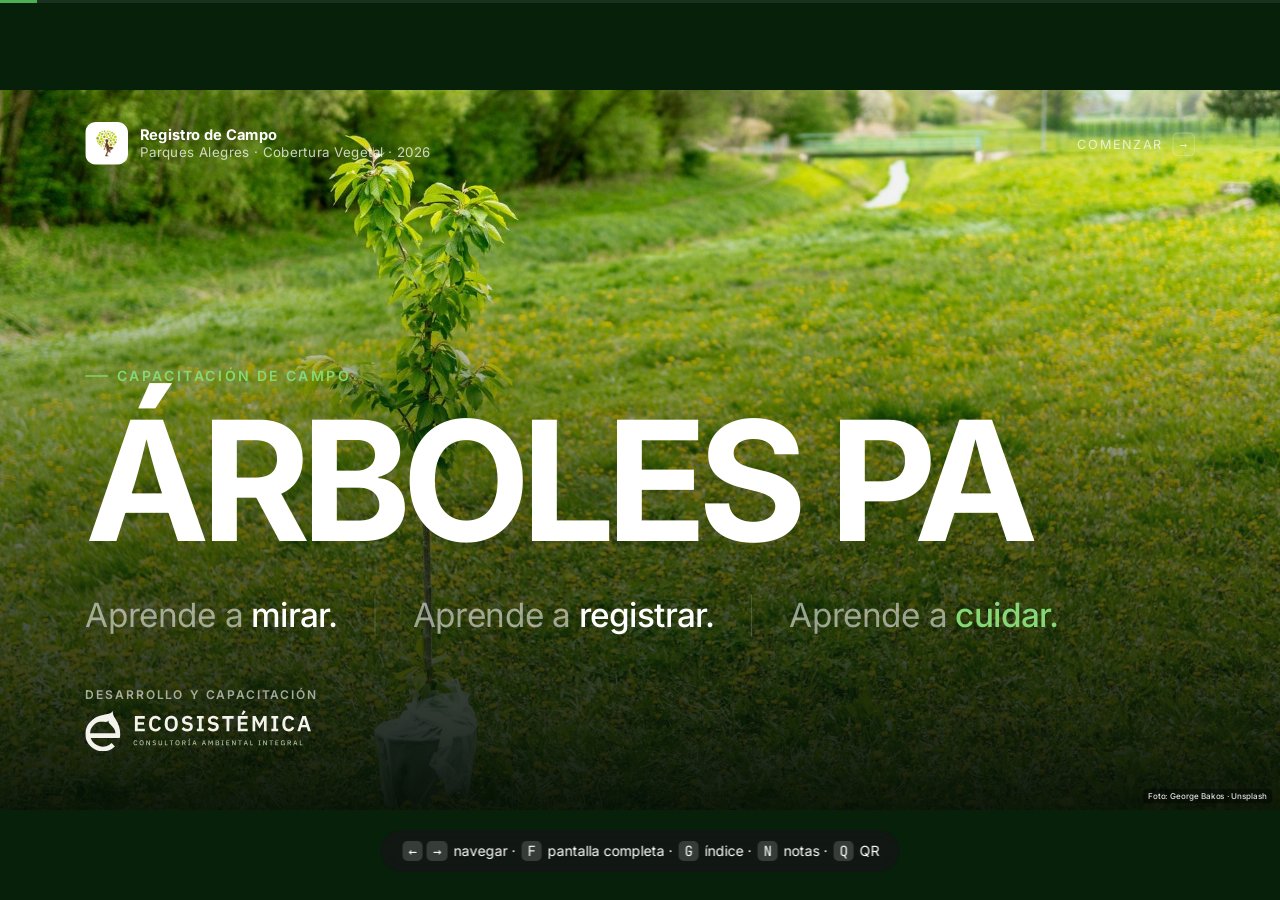
<file: capacitacion/index.html>
<!DOCTYPE html>
<html lang="es">
<head>
<meta charset="UTF-8">
<meta name="viewport" content="width=device-width, initial-scale=1, viewport-fit=cover">
<meta name="theme-color" content="#0A0D0B">
<meta name="description" content="Capacitación de campo · Árboles PA · Registro de Campo · Parques Alegres · Cobertura Vegetal 2026">
<title>Árboles PA · Capacitación de campo</title>
<link rel="icon" type="image/png" href="assets/icons/favicon-32.png">
<!-- Tipografías incluidas en assets/fonts (funciona sin internet) -->
<link rel="stylesheet" href="styles.css">
</head>
<body>

<div class="progress" aria-hidden="true"><i id="progressFill"></i></div>

<main id="viewport" aria-live="polite">
<div id="stage">

<!-- =================================================================
     01 — PORTADA · SENTIR
     ================================================================= -->
<section class="slide s01 theme-forest on-photo" data-title="Portada" data-chapter="Sentir">
  <div class="photo kb shade-bottom pos-br" data-photo="FOTO_01_PORTADA" data-art="hero" data-desc="Árbol joven recién plantado en un parque urbano de Culiacán · luz cálida · horizontal"></div>
  <div class="brand" data-a="fade">
    <img src="assets/icons/app-icon-192.png" alt="Ícono de la app Árboles PA">
    <div><b>Registro de Campo</b>Parques Alegres · Cobertura Vegetal · 2026</div>
  </div>
  <div class="byline" data-a="fade" style="--i:7"><span>Desarrollo y capacitación</span><img src="assets/brand/ecosistemica-horizontal-negativo.svg" alt="Ecosistémica · Consultoría Ambiental Integral"></div>
  <div class="start-hint" data-a="fade" style="--i:6">Comenzar <kbd>→</kbd></div>
  <div class="slide__inner">
    <p class="eyebrow" data-a style="--i:1">Capacitación de campo</p>
    <h1 class="display" data-a style="--i:2">ÁRBOLES PA</h1>
    <div class="triad">
      <p data-a style="--i:4"><span>Aprende a </span>mirar.</p>
      <p data-a style="--i:5"><span>Aprende a </span>registrar.</p>
      <p data-a style="--i:6" class="accent"><span>Aprende a </span>cuidar.</p>
    </div>
  </div>
  <aside class="notes">
    <p><b>Abre con calma.</b> No menciones todavía la app.</p>
    <p>“Hoy vamos a aprender a mirar un árbol de una manera diferente.”</p>
    <p>Objetivo de la sesión: que cada persona pueda registrar un árbol completo, de principio a fin, sin ayuda.</p>
  </aside>
</section>

<!-- =================================================================
     02 — ANTES DE ABRIR LA APP · SENTIR
     ================================================================= -->
<section class="slide s02 theme-light" data-title="Antes de abrir la app" data-chapter="Sentir">
  <div class="split">
    <div class="text">
      <p class="eyebrow" data-a>Antes de abrir la app</p>
      <h2 class="h1" data-a style="--i:1">Miremos un árbol.</h2>
      <p class="display serif" data-a style="--i:3">¿Qué observas?</p>
      <button class="observe" data-a style="--i:5" data-observe type="button" aria-label="Iniciar pausa de observación de 30 segundos">
        <span class="observe__ring"><svg viewBox="0 0 64 64"><circle class="bg" cx="32" cy="32" r="28"/><circle class="fg" cx="32" cy="32" r="28"/></svg><span data-observe-val>30</span></span>
        <span data-observe-lab>Observa en silencio · 30 s</span>
      </button>
    </div>
    <div class="media">
      <div class="photo photo--light kb" data-photo="FOTO_02_ARBOL_PARQUE" data-art="park" data-desc="Un árbol real de parque urbano, completo, a la altura de los ojos · vertical u horizontal"></div>
    </div>
  </div>
  <aside class="notes">
    <p>Pide al grupo que <b>mire sin hablar</b> durante 30 segundos (usa el botón del temporizador).</p>
    <p>Después pregunta: “¿Qué observas?”. Anota 4–5 respuestas en voz alta: tamaño, hojas, tronco, suelo, si tiene riego…</p>
    <p>Todavía no se abre la app.</p>
  </aside>
</section>

<!-- =================================================================
     03 — TODOS VEMOS · OBSERVAR
     ================================================================= -->
<section class="slide s03 theme-light" data-title="Todos vemos" data-chapter="Observar">
  <div class="slide__inner">
    <h2 class="display" data-a>Todos vemos.</h2>
    <p class="h2" data-a style="--i:2"><em>Pero no todos</em> registramos <span class="accent">lo mismo.</span></p>
    <div class="tiles">
      <div class="tile" data-a style="--i:4">
        <div class="frame"><div class="photo photo--light kb" data-photo="FOTO_03_DETALLE_HOJAS" data-art="leaves" data-desc="Detalle de hojas del árbol"></div></div>
        <p>Uno ve <span>las hojas.</span></p>
      </div>
      <div class="tile" data-a style="--i:5">
        <div class="frame"><div class="photo photo--light kb" data-photo="FOTO_03_DETALLE_TRONCO" data-art="trunk" data-desc="Detalle del tronco / altura del pecho"></div></div>
        <p>Otro ve <span>el tronco.</span></p>
      </div>
      <div class="tile" data-a style="--i:6">
        <div class="frame"><div class="photo photo--light kb" data-photo="FOTO_03_DETALLE_CAJETE" data-art="basin" data-desc="Detalle del cajete con riego"></div></div>
        <p>Otro ve <span>el suelo.</span></p>
      </div>
    </div>
  </div>
  <aside class="notes">
    <p>Retoma las respuestas de la slide anterior: cada persona se fijó en algo distinto.</p>
    <p>Idea clave: <b>ver no es lo mismo que registrar</b>. El registro convierte la observación en información que se puede localizar, revisar y comparar.</p>
  </aside>
</section>

<!-- =================================================================
     04 — MISIÓN DE HOY · OBSERVAR
     ================================================================= -->
<section class="slide s04 theme-dark" data-title="Misión de hoy" data-chapter="Observar">
  <div class="ghosts" aria-hidden="true">
    <img src="assets/screenshots/ui_btn_listo.png" alt="" style="width:620px;right:-80px;top:170px;transform:rotate(-6deg)">
    <img src="assets/screenshots/ui_savebar_inicial.png" alt="" style="width:760px;right:120px;bottom:60px;transform:rotate(4deg)">
    <img src="assets/screenshots/ui_registros_toolbar.png" alt="" style="width:520px;left:-120px;bottom:-60px;transform:rotate(-3deg)">
  </div>
  <div class="slide__inner">
    <p class="no-btn" data-a>Hoy no vamos a aprender <span class="strike">botones.</span></p>
    <h2 class="display" data-a style="--i:3">Vamos a aprender a <span class="accent">registrar correctamente</span> un árbol.</h2>
  </div>
  <aside class="notes">
    <p>Deja claro el enfoque: <b>no es un recorrido por la app</b>, es aprender una habilidad de campo.</p>
    <p>“No vamos a aprender dónde está cada botón. Vamos a aprender a registrar correctamente un árbol.”</p>
  </aside>
</section>

<!-- =================================================================
     05 — TELÉFONO COMO HERRAMIENTA · DESCUBRIR
     ================================================================= -->
<section class="slide s05 theme-mist" data-title="Teléfono como herramienta" data-chapter="Descubrir">
  <div class="slide__inner">
    <div class="phone bob" data-a="float" style="--rot:-3deg">
      <div class="phone__screen"><img src="assets/screenshots/app_01_inicio_gps.png" alt="Pantalla real de Árboles PA: Registrar"></div>
    </div>
    <div>
      <h2 class="h1" data-a style="--i:1">Tu teléfono ahora es una <span class="accent">herramienta de campo.</span></h2>
      <div class="toolgrid" aria-label="Ubicación · Parque · Especie · ID · Medición · Protocolo · Fotografía · Evidencia">
        <div data-a style="--i:3"><span>01</span>Ubicación</div>
        <div data-a style="--i:3.4"><span>02</span>Parque</div>
        <div data-a style="--i:3.8"><span>03</span>Especie</div>
        <div data-a style="--i:4.2"><span>04</span>ID</div>
        <div data-a style="--i:4.6"><span>05</span>Medición</div>
        <div data-a style="--i:5"><span>06</span>Protocolo</div>
        <div data-a style="--i:5.4"><span>07</span>Fotografía</div>
        <div data-a style="--i:5.8"><span>08</span>Evidencia</div>
      </div>
      <div class="qr-card" data-a style="--i:6.6">
        <div class="qr-card__code"><img src="assets/qr/qr-arboles-pa.svg" alt="Código QR para abrir Árboles PA: ecosistemicaconsultoria.github.io/arboles-pa"></div>
        <div class="qr-card__body">
          <p class="qr-card__title">Abre la app en tu teléfono</p>
          <ol class="qr-steps">
            <li><b>1</b><span>Escanea el código y espera a que abra.</span></li>
            <li><b>2</b><span>Agrégala a la pantalla de inicio:</span></li>
          </ol>
          <div class="os">
            <div><b>iPhone · Safari</b><span>Compartir <em>⬆️</em> → <b>Agregar a pantalla de inicio</b> → Agregar</span></div>
            <div><b>Android · Chrome</b><span>Menú <em>⋮</em> → <b>Agregar a pantalla principal</b> (o Instalar aplicación) → Instalar</span></div>
          </div>
          <p class="qr-warn">No guardes árboles hasta la Misión de campo.</p>
        </div>
      </div>
    </div>
  </div>
  <aside class="notes">
    <p>Presenta <b>Árboles PA · Registro de Campo</b> (pantalla real). Tiene tres pestañas: <b>Registrar</b>, <b>Registros</b> y <b>Monitoreo</b>. Hoy trabajamos con las dos primeras.</p>
    <p>Muestra el botón <b>Aa</b> (arriba a la derecha): agranda la letra en tres niveles.</p>
    <p>Cada elemento de la lista es una sección de la pantalla de registro. La última, <b>Evidencia</b>, es el resultado de todas las anteriores.</p>
    <p><b>QR:</b> da 2 minutos para escanear y otros 2 para agregarla a la pantalla de inicio. Al abrirla con internet queda guardada y después funciona sin señal en el parque. Luego, teléfonos abajo hasta que la presentación lo pida.</p>
    <p><b>iPhone:</b> tiene que abrirse en <b>Safari</b> (en Chrome no aparece la opción). Botón <b>Compartir</b> (el cuadrito con la flecha, abajo al centro) → deslizar → <b>Agregar a pantalla de inicio</b> → <b>Agregar</b>.</p>
    <p><b>Android:</b> en <b>Chrome</b>, menú <b>⋮</b> (arriba a la derecha) → <b>Agregar a pantalla principal</b> o <b>Instalar aplicación</b> → <b>Instalar</b>. En algunos teléfonos aparece solo un aviso abajo: «Agregar Árboles PA a la pantalla principal».</p>
    <p>El ícono queda como el de cualquier app: se abre sin buscar la liga y a pantalla completa.</p>
    <p><b>No guardar árboles antes de la Misión:</b> todo lo que se guarda queda en el teléfono y sale en el CSV. En interiores el GPS tampoco estabiliza bien.</p>
    <p>La tecla <b>Q</b> muestra el QR en grande en cualquier slide. Antes de la sesión, confirma que la versión publicada es la más reciente (campo Mes).</p>
  </aside>
</section>

<!-- =================================================================
     NUEVA — TAMAÑO DE LETRA · DESCUBRIR
     ================================================================= -->
<section class="slide s05b theme-light" data-title="Letra a tu medida" data-chapter="Descubrir">
  <div class="slide__inner">
    <div>
      <h2 class="h1" data-a style="--i:1">Letra a <span class="accent">tu medida.</span></h2>
      <p class="lead" data-a style="--i:2">Toca <b>Aa</b>, arriba a la derecha, para agrandar el texto.</p>
      <figure class="fs-btn" data-a style="--i:3"><img src="assets/screenshots/ui_btn_fs0.png" alt="Botón real Aa de la app"></figure>
      <div class="fs-levels">
        <div data-a style="--i:4"><i><b class="on"></b><b></b><b></b></i><span>Normal</span></div>
        <div data-a style="--i:4.4"><i><b class="on"></b><b class="on"></b><b></b></i><span>Grande</span></div>
        <div data-a style="--i:4.8"><i><b class="on"></b><b class="on"></b><b class="on"></b></i><span>Extra grande</span></div>
      </div>
      <p class="small" data-a style="--i:5">Cada toque cambia de nivel. La app recuerda tu elección en ese teléfono.</p>
    </div>
    <div class="phones">
      <figure data-a="float" style="--i:2"><div class="phone"><div class="phone__screen"><img src="assets/screenshots/app_fs0.png" alt="Pantalla real con letra Normal"></div></div><figcaption>Normal<small>1 punto</small></figcaption></figure>
      <figure data-a="float" style="--i:3"><div class="phone"><div class="phone__screen"><img src="assets/screenshots/app_fs1.png" alt="Pantalla real con letra Grande"></div></div><figcaption>Grande<small>2 puntos</small></figcaption></figure>
      <figure data-a="float" style="--i:4"><div class="phone"><div class="phone__screen"><img src="assets/screenshots/app_fs2.png" alt="Pantalla real con letra Extra grande"></div></div><figcaption>Extra grande<small>3 puntos</small></figcaption></figure>
    </div>
  </div>
  <aside class="notes">
    <p>El botón <b>Aa</b> tiene tres niveles (Normal, Grande, Extra grande). Los puntos del botón indican el nivel activo.</p>
    <p>Recomiéndalo a quien use lentes o trabaje bajo sol directo. En “Extra grande” los campos se acomodan en una sola columna.</p>
    <p>La elección se guarda en ese teléfono.</p>
  </aside>
</section>

<!-- =================================================================
     06 — EL FLUJO · DESCUBRIR
     ================================================================= -->
<section class="slide s06 theme-light" data-title="El flujo" data-chapter="Descubrir">
  <div class="slide__inner">
    <h2 class="display" data-a>Un árbol.<br><span>Seis pasos.</span></h2>
    <div class="flow">
      <div class="flow__track"></div>
      <div class="flow__step" data-a style="--i:3">
        <svg viewBox="0 0 48 48"><path d="M24 44s14-13.2 14-24a14 14 0 1 0-28 0c0 10.8 14 24 14 24z"/><circle cx="24" cy="20" r="5"/></svg>
        <div class="flow__num">01</div><div class="flow__label">Ubicar</div>
      </div>
      <div class="flow__step" data-a style="--i:4">
        <svg viewBox="0 0 48 48"><path d="M10 38C10 20 22 8 40 8c0 18-12 30-30 30z"/><path d="M10 38 28 20"/></svg>
        <div class="flow__num">02</div><div class="flow__label">Identificar</div>
      </div>
      <div class="flow__step" data-a style="--i:5">
        <svg viewBox="0 0 48 48"><rect x="4" y="16" width="40" height="16" rx="3"/><path d="M12 16v6M20 16v8M28 16v6M36 16v8"/></svg>
        <div class="flow__num">03</div><div class="flow__label">Medir</div>
      </div>
      <div class="flow__step" data-a style="--i:6">
        <svg viewBox="0 0 48 48"><circle cx="24" cy="24" r="18"/><path d="m16 24 6 6 11-12"/></svg>
        <div class="flow__num">04</div><div class="flow__label">Verificar</div>
      </div>
      <div class="flow__step" data-a style="--i:7">
        <svg viewBox="0 0 48 48"><path d="M6 16h8l4-6h12l4 6h8v24H6z"/><circle cx="24" cy="27" r="7"/></svg>
        <div class="flow__num">05</div><div class="flow__label">Evidenciar</div>
      </div>
      <div class="flow__step" data-a style="--i:8">
        <svg viewBox="0 0 48 48"><path d="M8 8h26l6 6v26H8z"/><path d="M16 8v10h14V8M16 40V28h16v12"/></svg>
        <div class="flow__num">06</div><div class="flow__label">Guardar</div>
      </div>
    </div>
  </div>
  <aside class="notes">
    <p>Este es el mapa de toda la capacitación. En las siguientes slides verás este riel arriba a la derecha indicando en qué paso estamos.</p>
    <p><b>01 Ubicar · 02 Identificar · 03 Medir · 04 Verificar · 05 Evidenciar · 06 Guardar</b></p>
  </aside>
</section>

<!-- =================================================================
     07 — GPS · USAR · Paso 01
     ================================================================= -->
<section class="slide s07 theme-forest" data-title="GPS" data-chapter="Usar" data-step="1">
  <div class="slide__inner">
    <div>
      <p class="eyebrow" data-a>Georreferenciación</p>
      <h2 class="h1" data-a style="--i:1">Primero: <span class="accent">saber dónde estás.</span></h2>
      <ol class="legend">
        <li data-a style="--i:3"><i>1</i>Calidad de señal</li>
        <li data-a style="--i:4"><i>2</i>Precisión efectiva</li>
        <li data-a style="--i:5"><i>3</i>Latitud</li>
        <li data-a style="--i:6"><i>4</i>Longitud</li>
        <li data-a style="--i:7"><i>5</i>Lecturas</li>
      </ol>
    </div>
    <div class="zoomwrap" data-a="right" style="--i:2">
      <figure class="zoom">
        <span class="real-badge">App real</span>
        <img src="assets/screenshots/ui_gps_acumulando.png" alt="Tarjeta real de Georreferenciación de Árboles PA acumulando lecturas">
        <span class="pin" style="left:34.5%;top:20.6%;--i:0">1</span>
        <span class="pin" style="left:60%;top:21%;--i:1">2</span>
        <span class="pin" style="left:44%;top:39%;--i:2">3</span>
        <span class="pin" style="left:91%;top:39%;--i:3">4</span>
        <span class="pin" style="left:39.6%;top:57%;--i:4">5</span>
      </figure>
    </div>
  </div>
  <aside class="notes">
    <p>Explica cada dato de la tarjeta <b>Georreferenciación</b>:</p>
    <ul>
      <li><b>Calidad de señal</b> (%): qué tan buena es la señal en este momento.</li>
      <li><b>Precisión efectiva</b> (± m): el margen de error del punto promedio. La app pide ≤ 1 m para bloquear.</li>
      <li><b>Latitud / Longitud</b>: la posición del árbol.</li>
      <li><b>Lecturas</b> (x/25): cuántas mediciones lleva acumuladas.</li>
    </ul>
    <p>Pide salir a cielo abierto y quedarse quieto junto al árbol.</p>
  </aside>
</section>

<!-- =================================================================
     08 — ESTABILIZAR · USAR · Paso 01
     ================================================================= -->
<section class="slide s08 theme-light" data-title="Estabilizar" data-chapter="Usar" data-step="1">
  <div class="slide__inner">
    <div>
      <h2 class="h1" data-a>El GPS necesita <span class="accent">un momento.</span></h2>
      <div class="states">
        <div class="state" data-a style="--i:2">
          <figure class="zoom zoom--flat"><img src="assets/screenshots/ui_chip_estabilizando.png" alt="Indicador real: Estabilizando"></figure>
          <div class="state__word">Estabilizando</div>
        </div>
        <div class="state" data-a style="--i:3">
          <figure class="zoom zoom--flat"><img src="assets/screenshots/ui_btn_esperando.png" alt="Botón real: Esperando señal…"></figure>
          <div class="state__word">Esperando señal<span class="dots">…</span></div>
        </div>
      </div>
      <div class="readings" data-a style="--i:4" aria-hidden="true">
        <div class="readings__bar" data-readings></div>
        <div class="readings__lab"><span>Lecturas 0/25</span><span>quédate quieto junto al árbol</span><span>25/25</span></div>
      </div>
    </div>
    <div class="phone gps-sim" data-gps-sim data-a="float" style="--i:1;--rot:2deg">
      <div class="phone__screen">
        <img class="is-on" src="assets/screenshots/app_01_inicio_gps.png" alt="Pantalla real al abrir: Iniciando GPS">
        <img src="assets/screenshots/app_02_gps_acumulando.png" alt="Pantalla real: GPS acumulando lecturas">
        <img src="assets/screenshots/app_03_gps_listo.png" alt="Pantalla real: precisión efectiva lista para bloquear">
      </div>
      <div class="gps-sim__lab" data-gps-lab>Iniciando GPS…</div>
    </div>
  </div>
  <aside class="notes">
    <p>Al abrir la app verás <b>“Iniciando GPS…”</b>, el indicador <b>“Estabilizando”</b> y el botón gris <b>“Esperando señal…”</b>.</p>
    <p>Es normal. La app necesita acumular lecturas (mínimo 10) y que el punto deje de moverse.</p>
    <p><b>Objetivo:</b> nunca guardar con una ubicación inestable.</p>
    <p>El teléfono de la derecha repite en bucle lo que pasa en campo: <b>Iniciando GPS → acumulando lecturas → precisión lista</b>. Son capturas reales de la app.</p>
  </aside>
</section>

<!-- =================================================================
     09 — PRIMER GESTO · USAR · Paso 01
     ================================================================= -->
<section class="slide s09 theme-dark" data-title="Primer gesto" data-chapter="Usar" data-step="1">
  <div class="slide__inner">
    <div>
      <p class="eyebrow" data-a>Primer gesto</p>
      <h2 class="display" data-a style="--i:1">Bloquea<br>el GPS.</h2>
      <p class="lead" data-a style="--i:2">Antes de registrar, <span class="accent">verifica la ubicación.</span></p>
      <div class="tapdemo" data-tapdemo data-a style="--i:4">
        <button class="tapdemo__btn" type="button" aria-label="Demostración: tocar Bloquear GPS">
          <img class="before" src="assets/screenshots/ui_btn_listo.png" alt="Botón real: Bloquear GPS">
          <img class="after" src="assets/screenshots/ui_btn_bloqueado.png" alt="Botón real: Bloqueado">
          <span class="tapdemo__ripple"></span>
        </button>
        <div class="tapdemo__msg">
          <span class="tapdemo__hint">Toca el botón para ver el cambio →</span>
          <img src="assets/screenshots/ui_msg_bloqueado.png" alt="Mensaje real: Coordenadas bloqueadas">
        </div>
      </div>
    </div>
    <div class="phone" data-a="float" style="--i:2;--rot:-2deg">
      <div class="phone__screen" data-tapphone>
        <img src="assets/screenshots/app_03_gps_listo.png" alt="Pantalla real: GPS listo para bloquear">
        <img src="assets/screenshots/app_04_gps_bloqueado.png" alt="Pantalla real: GPS bloqueado">
      </div>
    </div>
  </div>
  <aside class="notes">
    <p>Cuando la precisión efectiva llega a ≤ 1 m y la señal está estable, el botón se pone verde: <b>“🔒 Bloquear GPS”</b>.</p>
    <p>Al tocarlo cambia a <b>“✅ Bloqueado”</b> y las coordenadas quedan fijas.</p>
    <p>Antes de seguir, verifica: ¿estoy junto al árbol correcto? Si te moviste, toca de nuevo para liberar y espera otra estabilización.</p>
  </aside>
</section>

<!-- =================================================================
     10 — RETO 01 · PRACTICAR
     ================================================================= -->
<section class="slide s10 theme-mist" data-title="Reto 01" data-chapter="Practicar" data-step="1">
  <div class="slide__inner">
    <div>
      <div class="quiz-tag" data-a><b>Reto 01</b>Practicar</div>
      <h2 class="h1" data-a style="--i:1">¿Qué haces cuando el GPS está <span class="accent">estabilizando?</span></h2>
      <div class="ctx" data-a style="--i:3">
        <figure class="zoom zoom--flat"><img src="assets/screenshots/ui_meta_esperando.png" alt="Indicadores reales: Lecturas 0/25 · Estabilizando"></figure>
      </div>
    </div>
    <div class="quiz" data-quiz="single">
      <div class="options" role="group" aria-label="Opciones del reto 01">
        <button class="opt" type="button" data-a style="--i:3" data-key="a"
          data-fb="Todavía no.|Si guardas mientras el GPS se estabiliza, la ubicación puede quedar movida. Además, la app no deja guardar sin GPS bloqueado.">
          <span class="opt__key">A</span>Guardar inmediatamente<span class="opt__mark">✕</span></button>
        <button class="opt" type="button" data-a style="--i:4" data-key="b" data-correct
          data-fb="¡Correcto!|Quédate quieto junto al árbol, espera a que la señal sea estable y bloquea el GPS cuando el botón se ponga verde.">
          <span class="opt__key">B</span>Esperar y verificar<span class="opt__mark">✓</span></button>
        <button class="opt" type="button" data-a style="--i:5" data-key="c"
          data-fb="No.|Sin una ubicación confiable, nadie podrá volver a encontrar ese árbol.">
          <span class="opt__key">C</span>Ignorar la ubicación<span class="opt__mark">✕</span></button>
      </div>
      <div class="feedback" data-a style="--i:6" aria-live="polite">
        <span class="feedback__icon">?</span>
        <span class="feedback__txt">Elige una opción <span class="muted">· también puedes usar las teclas A, B o C</span></span>
        <button class="feedback__retry" type="button" data-retry>Intentar de nuevo</button>
        <button class="feedback__next" type="button" data-next>Continuar →</button>
      </div>
    </div>
  </div>
  <aside class="notes">
    <p>Deja que el grupo vote antes de tocar la respuesta (manos arriba A / B / C).</p>
    <p>Respuesta correcta: <b>B. Esperar y verificar.</b></p>
  </aside>
</section>

<!-- =================================================================
     11 — ID DEL PARQUE · USAR · Paso 02
     ================================================================= -->
<section class="slide s11 theme-forest" data-title="ID del parque" data-chapter="Usar" data-step="2">
  <div class="slide__inner">
    <div class="site">
      <p class="eyebrow" data-a>Datos del registro</p>
      <h2 class="h1" data-a style="--i:1">Ahora dime dónde estás <span class="accent">trabajando.</span></h2>
      <p class="site__q" data-a style="--i:2">¿El sitio está en la base de datos de parques?</p>
      <div class="seg" role="tablist" aria-label="¿El sitio está en la base de datos?" data-a style="--i:2.4">
        <button type="button" class="seg__btn is-on" role="tab" aria-selected="true" data-site="si">Sí · tiene ID de Parque</button>
        <button type="button" class="seg__btn" role="tab" aria-selected="false" data-site="no">No · Alternativa: espacio sin ID</button>
      </div>
      <div class="bignum" data-a style="--i:3">
        <div class="bignum__lab" data-site-lab>ID de Parque</div>
        <div class="bignum__val" data-type="14664"><span data-typed></span><span class="caret"></span></div>
        <div class="bignum__ex" data-site-ex>Ejemplo: 14664 · ID del árbol: <b>14664-7F3A-00042</b></div>
      </div>
      <ol class="site__steps" data-site-panel="si" data-a style="--i:4">
        <li><b>1</b><span>Escribe el <strong>ID de Parque</strong>.</span></li>
        <li><b>2</b><span>Aparece <strong>✅ Parque encontrado</strong>: Asesor, Parque y Colonia se llenan solos.</span></li>
        <li><b>3</b><span>¿Sale <strong>⚠️ ID no encontrado</strong>? Revisa el número antes de seguir.</span></li>
      </ol>
      <ol class="site__steps" data-site-panel="no" hidden>
        <li><b>1</b><span>Marca <strong>Espacio sin ID registrado (escuela u otro sitio nuevo)</strong>.</span></li>
        <li><b>2</b><span>En <strong>Parque o área</strong> escribe el nombre del lugar: <em>Escuela Primaria Benito Juárez</em>.</span></li>
        <li><b>3</b><span><strong>Colonia</strong> es opcional. <strong>Asesor</strong> queda como <em>Sin asignar</em>.</span></li>
      </ol>
    </div>
    <figure class="zoom zoom--pad site__shot" data-a="right" style="--i:2">
      <span class="real-badge">App real</span>
      <img src="assets/screenshots/ui_datos.png" alt="Datos del registro con el ID 14664 y Parque encontrado" data-site-img="si">
      <img src="assets/screenshots/ui_datos_manual.png" alt="Datos del registro en modo Espacio sin ID: Escuela Primaria Benito Juárez, colonia Centro, asesor Sin asignar" data-site-img="no">
    </figure>
  </div>
  <aside class="notes">
    <p><b>Interactivo:</b> toca <b>Sí</b> o <b>No</b> para mostrar cómo se llena cada caso con la pantalla real.</p>
    <p><b>Sí · tiene ID:</b> escribe el <b>ID de Parque</b>. Si existe en la base aparece <b>“✅ Parque encontrado”</b> y se llenan solos Asesor, Parque y Colonia. El ID del árbol empieza con ese número (14664-7F3A-00042).</p>
    <p><b>No · espacio sin ID</b> (escuela u otro sitio nuevo): marca la casilla <b>“Espacio sin ID registrado”</b>. El ID de Parque se bloquea, <b>Parque o área</b> se escribe a mano (obligatorio), <b>Colonia</b> es opcional y <b>Asesor</b> queda “Sin asignar” (se puede corregir). El ID del árbol empieza con <b>MANUAL</b> (MANUAL-7F3A-00001).</p>
    <p>Si escribiste un ID y sale <b>“⚠️ ID no encontrado”</b>, primero revisa el número; si el sitio de verdad no está en la base, toca <b>Capturar manualmente</b>.</p>
  </aside>
</section>

<!-- =================================================================
     12 — CONTEXTO · USAR · Paso 02
     ================================================================= -->
<section class="slide s12 theme-light" data-title="Contexto" data-chapter="Usar" data-step="2">
  <div class="slide__inner">
    <div class="phone" data-a="float" style="--rot:-2deg">
      <div class="phone__screen"><img src="assets/screenshots/app_05_datos.png" alt="Pantalla real: Datos del registro completos"></div>
    </div>
    <div>
      <h2 class="h1" data-a style="--i:1">Un árbol también tiene <span class="accent">contexto.</span></h2>
      <p class="fields__hint" data-a style="--i:2">Toca un campo para ver cómo se llena.</p>
      <div class="fields" data-fields>
        <button type="button" class="field is-on" data-a style="--i:3" data-modo="mano" data-ej="Septiembre" data-det="Se elige de la lista. La app propone el mes actual y lo recuerda para el siguiente árbol."><span class="field__name">Mes<sup>*</sup></span><span class="field__hint">Enero … Diciembre</span></button>
        <button type="button" class="field" data-a style="--i:3.5" data-modo="mano" data-ej="Comité y vecinos" data-det="Quién hizo la plantación. Se elige de la lista y se recuerda entre árboles."><span class="field__name">Quién planta<sup>*</sup></span><span class="field__hint">Comité y vecinos · Voluntariado · Estudiantes</span></button>
        <button type="button" class="field" data-a style="--i:4" data-modo="auto" data-ej="Yarely" data-det="Lo completa la app con el ID de Parque. En un espacio sin ID queda «Sin asignar» y se puede escribir."><span class="field__name">Asesor</span><span class="field__tag">Se completa con el ID</span></button>
        <button type="button" class="field" data-a style="--i:4.5" data-modo="mano" data-ej="María Pérez" data-det="Tu nombre: quien está capturando. También se recuerda entre árboles."><span class="field__name">Registrado por<sup>*</sup></span><span class="field__hint">Tu nombre</span></button>
        <button type="button" class="field" data-a style="--i:5" data-modo="auto" data-ej="U.D. Universitarios" data-det="Lo completa la app con el ID de Parque. En un espacio sin ID se escribe a mano (por ejemplo, el nombre de la escuela)."><span class="field__name">Parque o área<sup>*</sup></span><span class="field__tag">Se completa con el ID</span></button>
        <button type="button" class="field" data-a style="--i:5.5" data-modo="auto" data-ej="Villa Universidad" data-det="Lo completa la app con el ID de Parque. En un espacio sin ID es opcional."><span class="field__name">Colonia</span><span class="field__tag">Se completa con el ID</span></button>
      </div>
      <div class="field-det" data-a style="--i:6" data-field-det>
        <div class="field-det__head"><b data-det-name>Mes</b><span class="field-det__tag" data-det-modo>Lo capturas tú</span></div>
        <p class="field-det__txt" data-det-txt>Se elige de la lista. La app propone el mes actual y lo recuerda para el siguiente árbol.</p>
        <p class="field-det__ej">Ejemplo: <b data-det-ej>Septiembre</b></p>
      </div>
      <p class="legend-req" data-a style="--i:6.4"><sup>*</sup> Obligatorio en la app</p>
    </div>
  </div>
  <aside class="notes">
    <p>La sección <b>Datos del registro</b> marca su avance (x/5) en el encabezado verde.</p>
    <p>Mientras no esté completa, las secciones de abajo quedan bloqueadas (siguiente slide).</p>
    <p><b>Mes</b> reemplaza al antiguo campo «Sprint»: se elige el mes calendario de la plantación. La primera vez aparece el mes actual.</p>
    <p>La app <b>recuerda</b> Mes, Quién planta, Registrado por e ID de Parque para el siguiente árbol: revisa que sigan siendo correctos cuando cambies de sitio.</p>
    <p><b>Interactivo:</b> toca cada campo para mostrar si lo captura la persona o lo completa la app con el ID de Parque, con un ejemplo.</p>
  </aside>
</section>

<!-- =================================================================
     NUEVA — BLOQUEO DE AVANCE · USAR · Paso 02
     ================================================================= -->
<section class="slide s12b theme-forest" data-title="Bloqueo de avance" data-chapter="Usar" data-step="2">
  <div class="slide__inner">
    <div>
      <h2 class="h1" data-a style="--i:1">La app te lleva <span class="accent">en orden.</span></h2>
      <div class="chain">
        <div class="is-open" data-a style="--i:2"><b>1</b>Datos del registro</div>
        <div class="is-locked" data-a style="--i:2.3"><b>2</b>Especie</div>
        <div class="is-locked" data-a style="--i:2.6"><b>3</b>ID del árbol</div>
        <div class="is-locked" data-a style="--i:2.9"><b>4</b>Mediciones i-Tree Eco</div>
        <div class="is-locked" data-a style="--i:3.2"><b>5</b>Fotografías</div>
        <div class="is-free" data-a style="--i:3.5"><b>+</b>Protocolo de plantación <em>opcional</em></div>
      </div>
      <div class="rules">
        <div data-a style="--i:4"><i>🔒</i>Una sección gris se abre al completar la anterior.</div>
        <div data-a style="--i:4.4"><i>👆</i>Toca el aviso y la app te lleva al campo que falta.</div>
        <div data-a style="--i:4.8"><i>↩️</i>Si bajas antes de tiempo, la app te regresa al pendiente.</div>
      </div>
      <figure class="lock-crop" data-a style="--i:5"><img src="assets/screenshots/ui_lock_msg.png" alt="Aviso real: Primero completa «Datos del registro» · toca aquí"></figure>
      <p class="gps-note" data-a style="--i:5.5">Fuera de la cadena: el <b>GPS</b> (bloquéalo cuando quieras) y el <b>Protocolo</b>, que es opcional.</p>
    </div>
    <div class="phone" data-a="float" style="--i:2;--rot:2deg">
      <div class="phone__screen"><img src="assets/screenshots/app_bloqueo.png" alt="Pantalla real: Datos del registro en curso y Especie bloqueada"></div>
    </div>
  </div>
  <aside class="notes">
    <p>Las secciones se habilitan en cadena: <b>Datos → Especie → ID → Mediciones → Fotografías</b>. La sección en curso se marca con un borde verde.</p>
    <p>Al tocar una sección bloqueada aparece un aviso rojo con el campo que falta y la app se desplaza hasta él.</p>
    <p>El <b>Protocolo de plantación</b> quedó <b>fuera de la cadena y es opcional</b>: se marca lo que realmente se hizo y no bloquea el guardado (slide 24).</p>
  </aside>
</section>

<!-- =================================================================
     13 — ESPECIE · USAR · Paso 02
     ================================================================= -->
<section class="slide s13 theme-light" data-title="Especie" data-chapter="Usar" data-step="2">
  <div class="slide__inner">
    <div class="top">
      <h2 class="h1" data-a>Antes de medirlo, identifica <span class="accent">qué estás midiendo.</span></h2>
      <ul class="kv">
        <li data-a style="--i:2"><span class="k">Nombre común</span><span class="v">Guamúchil</span></li>
        <li data-a style="--i:3"><span class="k">Nombre científico</span><span class="v"><i>Pithecellobium dulce</i></span></li>
        <li data-a style="--i:4"><span class="k">Código i-Tree Eco</span><span><span class="v code">PIDU</span></span></li>
        <li data-a style="--i:5"><span class="k">Alternativa en i-Tree</span><span class="v alt">Ceiba → Ceiba spp. / Broadleaf Deciduous Large (BDL)</span></li>
      </ul>
    </div>
    <div class="species" data-species></div>
  </div>
  <p class="src-note">Imágenes de especies: catálogo visual de la app Árboles PA</p>
  <aside class="notes">
    <p>En la app eliges la especie tocando su foto (14 especies). El <b>nombre científico</b> y el <b>código i-Tree Eco</b> se llenan solos.</p>
    <p>Algunas especies muestran una <b>alternativa en i-Tree</b> (ej. Ceiba: “Verificar en software”). No la cambies tú: solo regístrala correctamente.</p>
  </aside>
</section>

<!-- =================================================================
     14 — NO ADIVINES · USAR · Paso 02
     ================================================================= -->
<section class="slide s14 theme-light" data-title="No adivines" data-chapter="Usar" data-step="2">
  <div class="slide__inner">
    <h2 class="display" data-a>No <span class="accent">adivines</span> la especie.</h2>
    <p class="lead" data-a style="--i:2">Si no estás seguro, verifica antes de registrar.</p>
    <div class="pairs">
      <div data-a style="--i:4">
        <div class="pair__lab"><span>Se parecen</span><span class="pair__hint">Toca para verificar</span></div>
        <div class="pair__row">
          <button class="guess" type="button" data-guess><div class="guess__img"><img src="assets/photos/especies/palo-verde.jpg" alt="Especie por verificar"><span class="guess__q">?</span><div class="guess__name"><b>Palo Verde</b><i>Parkinsonia aculeata</i></div></div></button>
          <button class="guess" type="button" data-guess><div class="guess__img"><img src="assets/photos/especies/bacapora.jpg" alt="Especie por verificar"><span class="guess__q">?</span><div class="guess__name"><b>Bacapora</b><i>Parkinsonia praecox</i></div></div></button>
        </div>
      </div>
      <div data-a style="--i:5">
        <div class="pair__lab"><span>Se parecen</span><span class="pair__hint">Toca para verificar</span></div>
        <div class="pair__row">
          <button class="guess" type="button" data-guess><div class="guess__img"><img src="assets/photos/especies/guamuchil.jpg" alt="Especie por verificar"><span class="guess__q">?</span><div class="guess__name"><b>Guamúchil</b><i>Pithecellobium dulce</i></div></div></button>
          <button class="guess" type="button" data-guess><div class="guess__img"><img src="assets/photos/especies/chinito.jpg" alt="Especie por verificar"><span class="guess__q">?</span><div class="guess__name"><b>Chinito</b><i>Ebenopsis ebano</i></div></div></button>
        </div>
      </div>
    </div>
  </div>
  <aside class="notes">
    <p>Pregunta al grupo: “¿Cuál es cuál?” antes de revelar. Toca cada foto para mostrar el nombre.</p>
    <p>Palo Verde (<i>Parkinsonia aculeata</i>, hojas largas y colgantes) y Bacapora (<i>Parkinsonia praecox</i>, hojas cortas en ramas espinosas) son del mismo género. Guamúchil y Chinito tienen hojas parecidas.</p>
    <p><b>Si hay duda:</b> pregunta al asesor o a quien entregó los plantones <b>antes</b> de guardar. Un código i-Tree equivocado cambia todo el análisis.</p>
  </aside>
</section>

<!-- =================================================================
     15 — ID DEL ÁRBOL · USAR · Paso 02
     ================================================================= -->
<section class="slide s15 theme-dark" data-title="ID del árbol" data-chapter="Usar" data-step="2">
  <div class="slide__inner">
    <p class="eyebrow" data-a>ID del árbol</p>
    <h2 class="h1" data-a style="--i:1">Ahora dale <span class="accent">identidad.</span></h2>
    <div class="idhero" data-a style="--i:2" aria-live="polite"><span class="seg seg--park" data-label="ID de Parque">14664</span><span class="dash">-</span><span class="seg seg--tok" data-label="Código del teléfono">7F3A</span><span class="dash">-</span><span class="seg seg--num" data-label="Número consecutivo"><span data-idnum>00000</span></span></div>
    <div class="bottom">
      <div data-a style="--i:4">
        <div class="spec__k">Número consecutivo</div>
        <div class="spec__v">Ejemplo: 42</div>
      </div>
      <div data-a style="--i:5">
        <div class="spec__k">ID generado</div>
        <div class="spec__v mono">14664-7F3A-00042<small>Antes de capturar datos, la pantalla muestra ARB-00000.</small></div>
      </div>
      <button class="idtoggle" type="button" data-idtoggle data-a="right" style="--i:6" aria-label="Alternar ejemplo: escribir 42">
        <figure class="zoom"><span class="real-badge">App real</span>
          <img src="assets/screenshots/ui_id_vacio.png" alt="Sección real ID del árbol sin número: 14664-7F3A-00000">
          <img src="assets/screenshots/ui_id_42.png" alt="Sección real ID del árbol con 42: 14664-7F3A-00042">
        </figure>
        <div class="cap"><span data-idcap>Sin número: <b>…-00000</b></span><span class="btn-inline" data-idbtn>Escribir 42</span></div>
      </button>
    </div>
  </div>
  <aside class="notes">
    <p>Escribe el <b>Número consecutivo</b> del árbol. La app arma el ID sola con tres partes: <b>ID de Parque</b> + <b>código del teléfono</b> (4 caracteres, distinto en cada celular) + <b>número de 5 dígitos</b>. Ejemplo: 14664-7F3A-00042.</p>
    <p>El código del teléfono evita que dos personas generen el mismo ID el mismo día. En modo manual (sin ID de Parque) el ID empieza con <b>MANUAL-</b>.</p>
    <p>Antes de capturar datos la pantalla muestra <b>ARB-00000</b>. Aun así, acuerden quién lleva la numeración en cada parque.</p>
  </aside>
</section>

<!-- =================================================================
     16 — PIENSA EN EL FUTURO · USAR · Paso 02
     ================================================================= -->
<section class="slide s16 theme-forest on-photo" data-title="Piensa en el futuro" data-chapter="Usar" data-step="2">
  <div class="photo kb shade-left pos-br" data-photo="FOTO_16_SEGUIMIENTO" data-art="grove" data-desc="Árbol joven ya establecido en parque, meses después de plantado · horizontal"></div>
  <div class="record" data-a="float" style="--i:4">
    <figure class="zoom"><span class="real-badge">Registro real</span><img src="assets/screenshots/ui_registro_card.png" alt="Tarjeta real de un registro guardado: ARB-00042"></figure>
  </div>
  <div class="slide__inner">
    <h2 class="display" data-a>Ese número<br><span class="accent">importa.</span></h2>
    <p class="sentence" data-a style="--i:2">Un árbol identificable puede volver a <b>encontrarse</b>, <b>revisarse</b> y <b>seguirse.</b></p>
    <div class="verbs">
      <span data-a style="--i:4">Encontrarse</span>
      <span data-a style="--i:5">Revisarse</span>
      <span data-a style="--i:6">Seguirse</span>
    </div>
  </div>
  <aside class="notes">
    <p>El ID + las coordenadas permiten que otra persona, meses después, llegue al mismo árbol y revise cómo va (pestaña <b>Monitoreo</b>).</p>
    <p>Un número repetido o equivocado rompe esa historia.</p>
  </aside>
</section>

<!-- =================================================================
     17 — MEDICIONES · USAR · Paso 03
     ================================================================= -->
<section class="slide s17 theme-light" data-title="Mediciones" data-chapter="Usar" data-step="3">
  <div class="slide__inner">
    <div>
      <p class="eyebrow" data-a>Mediciones i-Tree Eco</p>
      <h2 class="display" data-a style="--i:1">Ahora<br>medimos.</h2>
      <div class="measures">
        <div data-a style="--i:3"><b>DAP</b><span>20</span></div>
        <div data-a style="--i:4"><b>ALTURA</b><span>21</span></div>
        <div data-a style="--i:5"><b>SUELO CIRCUNDANTE</b><span>22</span></div>
        <div data-a style="--i:6"><b>COPA / CONDICIÓN</b><span>23</span></div>
      </div>
    </div>
    <div class="phone bob" data-a="float" style="--i:2;--rot:2deg">
      <div class="phone__screen"><img src="assets/screenshots/app_08_mediciones.png" alt="Pantalla real: sección Mediciones i-Tree Eco abierta"></div>
    </div>
  </div>
  <aside class="notes">
    <p>La sección <b>Mediciones i-Tree Eco</b> se abre al completar el ID del árbol y trae precargados los valores estándar de plantón nuevo. <b>Revisa cada dato</b> antes de seguir.</p>
    <p>Suelo circundante y Condición general no tienen valor por defecto: siempre hay que elegirlos.</p>
  </aside>
</section>

<!-- =================================================================
     18 — DAP · USAR · Paso 03
     ================================================================= -->
<section class="slide s18 theme-mist" data-title="DAP" data-chapter="Usar" data-step="3">
  <div class="slide__inner">
    <div>
      <h2 class="display" data-a>DAP <span class="eq">=</span> <span class="accent">1.30 m</span></h2>
      <p class="lead" data-a style="--i:2">Diámetro a la <b>altura del pecho.</b></p>
      <div class="ui" data-a style="--i:4">
        <div class="dap-photo"><div class="photo" data-photo="FOTO_18_DAP" data-art="trunk" data-pos="30% 50%" data-desc="Persona midiendo el tronco con cinta a la altura del pecho"></div></div>
        <div>
          <figure class="zoom zoom--pad"><img src="assets/screenshots/ui_dap.png" alt="Campo real DAP a 1.30 m en cm"></figure>
          <p class="body">Medir con cinta a <b>1.30 m</b> del suelo. Se captura en <b>cm</b>.</p>
        </div>
      </div>
    </div>
    <div class="diagram" data-a="fade" style="--i:1"><svg class="illus" data-illus="dap" viewBox="0 0 640 880" role="img" aria-label="Diagrama a escala: persona de 1.70 m y plantón; el DAP se mide a 1.30 m del suelo"></svg></div>
  </div>
  <aside class="notes">
    <p>DAP = diámetro del tronco medido a <b>1.30 m</b> sobre el suelo.</p>
    <p>La app sugiere para plantón nuevo un DAP típico de 2–3 cm (valor inicial 2.5 cm). Si mides algo distinto, <b>escribe lo que mediste</b>.</p>
  </aside>
</section>

<!-- =================================================================
     19 — ALTURA · USAR · Paso 03
     ================================================================= -->
<section class="slide s19 theme-light" data-title="Altura" data-chapter="Usar" data-step="3">
  <div class="slide__inner">
    <div class="left">
      <h2 class="display" data-a>Altura.</h2>
      <p class="h2" data-a style="--i:2">Altura plantón.</p>
      <div class="unit" data-a style="--i:3"><span class="chip">Unidad: metros.</span></div>
      <figure class="zoom zoom--pad ui" data-a style="--i:5"><img src="assets/screenshots/ui_altura.png" alt="Campo real Altura plantón en m"></figure>
    </div>
  </div>
  <div class="ruler" data-a="fade" style="--i:1"><svg class="illus" data-illus="altura" viewBox="0 0 760 870" role="img" aria-label="Regla vertical en metros con un plantón de 1.5 m"></svg></div>
  <aside class="notes">
    <p>La altura del plantón se captura en <b>metros</b> (ej. 1.5), no en centímetros.</p>
    <p>Error típico: escribir 150 en lugar de 1.5.</p>
  </aside>
</section>

<!-- =================================================================
     20 — SUELO · USAR · Paso 03
     ================================================================= -->
<section class="slide s20 theme-forest" data-title="Suelo" data-chapter="Usar" data-step="3">
  <div class="slide__inner">
    <div>
      <h2 class="h1" data-a>Mira lo que <span class="accent">rodea</span> al árbol.</h2>
      <div class="terms" data-a style="--i:2">
        <span class="h3">Suelo circundante.</span>
        <span class="radius">Radio 1.5 m.</span>
      </div>
      <div class="soils" data-a style="--i:4">
        <div><i style="background:#6FAE55"></i>Pasto / Jardín</div>
        <div><i style="background:#A4845C"></i>Tierra sin vegetación</div>
        <div><i style="background:#B9BCB8"></i>Concreto / Banqueta</div>
        <div><i style="background:#4A4E4B"></i>Asfalto / Pavimento</div>
        <div><i style="background:#B5654A"></i>Adoquín</div>
        <div><i style="background:#8A7A4E"></i>Área natural / Tierra suelta</div>
      </div>
      <figure class="zoom zoom--pad ui" data-a style="--i:5"><img src="assets/screenshots/ui_suelo_tierra.png" alt="Campo real Suelo circundante radio 1.5 m con Tierra sin vegetación"></figure>
    </div>
    <div class="soilview" data-a="zoom" style="--i:1">
      <div class="photo" data-photo="FOTO_20_SUELO" data-art="basin" data-desc="Sitio de plantación junto a la banqueta: tierra sin vegetación alrededor, banqueta y pavimento cerca"></div>
      <svg class="soilview__ring" viewBox="0 0 820 820" aria-hidden="true"><ellipse cx="440" cy="712" rx="330" ry="118"/></svg>
      <div class="callout" style="left:52%;top:77%;--i:0"><i></i><span>Tierra sin vegetación</span></div>
      <div class="callout" style="left:4%;top:60%;--i:1"><i></i><span>Concreto / Banqueta</span></div>
      <div class="callout" style="left:6%;top:36%;--i:2"><i></i><span>Asfalto / Pavimento</span></div>
      <div class="soilview__tag" data-a="fade" style="--i:5"><span>Radio ≈ 1.5 m</span>Aquí predomina: <b>Tierra sin vegetación</b></div>
    </div>
  </div>
  <aside class="notes">
    <p>Mira el suelo en un círculo de <b>1.5 m de radio</b> alrededor del tronco y elige la opción que <b>más predomina</b>.</p>
    <p>Las 6 opciones de la lista son las mismas que muestra la app.</p>
    <p><b>Foto:</b> alrededor del plantón hay tierra, banqueta y pavimento; lo que <b>más ocupa</b> el círculo es tierra sin vegetación. El óvalo es aproximado.</p>
  </aside>
</section>

<!-- =================================================================
     21 — COPA Y CONDICIÓN · USAR · Paso 03
     ================================================================= -->
<section class="slide s21 theme-light" data-title="Copa y condición" data-chapter="Usar" data-step="3">
  <div class="slide__inner">
    <div>
      <h2 class="h1" data-a>No solo medimos <span class="accent">tamaño.</span></h2>
      <p class="lead" data-a style="--i:1"><b>Condición general</b>: se decide con el <b>% de copa viva</b> y con lo que se ve.</p>
      <div class="cond" role="list" data-a style="--i:2" data-cond>
        <button type="button" class="cond__row is-on" data-cond-v="95" data-cond-name="Buena"><i style="--c:#2E8B35"></i><b>Buena</b><em>90–100%</em><span>Follaje verde y completo, tallo firme, sin plagas ni daños.</span></button>
        <button type="button" class="cond__row" data-cond-v="82" data-cond-name="Regular"><i style="--c:#C9A227"></i><b>Regular</b><em>75–89%</em><span>Algunas hojas amarillas o secas; daño leve.</span></button>
        <button type="button" class="cond__row" data-cond-v="62" data-cond-name="Mala"><i style="--c:#D9772B"></i><b>Mala</b><em>50–74%</em><span>Follaje escaso o marchito, ramas secas, plaga o tallo lastimado.</span></button>
        <button type="button" class="cond__row" data-cond-v="35" data-cond-name="Crítica"><i style="--c:#C62828"></i><b>Crítica</b><em>&lt; 50%</em><span>Casi sin hojas vivas; tallo quebrado o seco.</span></button>
      </div>
      <p class="cond__rule" data-a style="--i:3">Si dudas entre dos, <b>elige la más baja</b>. <span class="muted">Escala basada en i-Tree Eco (% de copa muerta).</span></p>
    </div>
    <div class="s21__side">
      <div class="refcard" data-a="right" style="--i:2">
        <p class="eyebrow">Referencia · toca una condición</p>
        <div class="refstats">
          <div>
            <div class="ring" data-ring><svg viewBox="0 0 200 200"><circle class="bg" cx="100" cy="100" r="85"/><circle class="fg" cx="100" cy="100" r="85"/></svg><span data-ring-val>95%</span></div>
            <div class="refstat__k">% Copa viva</div>
          </div>
          <div class="refcond">
            <div class="refstat__k">Condición general</div>
            <div class="refcond__v" data-ring-name>Buena</div>
            <div class="refstat__k refcond__std"><b>Plantón nuevo · valores estándar</b><br>DAP típico: 2–3 cm<br>Copa viva saludable: 95%</div>
          </div>
        </div>
      </div>
      <figure class="zoom zoom--pad ui" data-a style="--i:4"><span class="real-badge">App real</span><img src="assets/screenshots/ui_copa_condicion.png" alt="Campos reales % Copa viva y Condición general con la condición sugerida según la copa"></figure>
    </div>
  </div>
  <aside class="notes">
    <p><b>Interactivo:</b> toca cada condición; el anillo muestra un % de copa de ejemplo.</p>
    <ul>
      <li><b>Buena · 90–100 % de copa viva:</b> follaje verde y completo, tallo firme y recto, sin plagas ni daños.</li>
      <li><b>Regular · 75–89 %:</b> algunas hojas amarillas o secas, daño leve en hojas o ramas.</li>
      <li><b>Mala · 50–74 %:</b> follaje escaso o marchito, ramas secas, plaga visible o tallo lastimado. Necesita atención.</li>
      <li><b>Crítica · menos de 50 %:</b> casi sin hojas vivas, tallo quebrado, seco o descortezado. Alto riesgo de morir: avisa al asesor.</li>
    </ul>
    <p>Los rangos siguen la escala de condición de <b>i-Tree Eco</b> (por % de copa muerta: ≤10 % buena, 11–25 % regular, 26–50 % mala, más de 50 % crítica). Si el % de copa y lo que ves no coinciden, o dudas entre dos, <b>elige la más baja</b>.</p>
    <p>La app precarga <b>DAP 2.5 cm · Altura 1.5 m · Copa 95%</b> para un plantón nuevo y, debajo de Condición general, muestra la condición que corresponde al % de copa escrito. No se aceptan a ciegas: si el plantón tiene ramas secas o daño, ajusta el % y la condición.</p>
  </aside>
</section>

<!-- =================================================================
     22 — PROTOCOLO · USAR · Paso 04
     ================================================================= -->
<section class="slide s22 theme-forest" data-title="Protocolo" data-chapter="Usar" data-step="4">
  <div class="slide__inner">
    <div class="holeview" data-a="zoom">
      <div class="photo" data-photo="FOTO_22_HOYO" data-art="basin" data-desc="Excavación del hoyo de plantación con el plantón a un lado"></div>
      <div class="holeview__tag"><span>Paso 1</span>Hoyo de 60 × 60 × 60 cm</div>
      <div class="callout callout--r" style="right:30%;top:68%;--i:0"><i></i><span>Plantón listo</span></div>
      <div class="callout callout--r" style="right:53%;top:86%;--i:1"><i></i><span>Excavación</span></div>
    </div>
    <div class="head">
      <p class="eyebrow" data-a style="--i:1">Protocolo de plantación <span class="opt-tag">opcional</span></p>
      <h2 class="h1" data-a style="--i:2">El registro también cuenta <span class="accent">cómo se plantó.</span></h2>
    </div>
    <div class="proto">
      <div data-a style="--i:3"><i>1</i><p style="margin:0"><b>Hoyo: 60 × 60 × 60 cm</b><span>Excavación con dimensiones mínimas verificadas.</span></p></div>
      <div data-a style="--i:3.5"><i>2</i><p style="margin:0"><b>Cama de tierra fertilizada</b><span>En el fondo del hoyo.</span></p></div>
      <div data-a style="--i:4"><i>3</i><p style="margin:0"><b>Tutor de crecimiento</b><span>Firme, sujeto al tallo sin estrangularlo.</span></p></div>
      <div data-a style="--i:4.5"><i>4</i><p style="margin:0"><b>Riego de asentamiento:</b><span>aplicado inmediatamente después de plantar.</span></p></div>
      <p class="small" data-a style="--i:5">Marca <b>solo lo que de verdad se hizo</b>, en cualquier orden. Lo que falte explica después por qué un árbol pudo no sobrevivir.</p>
    </div>
    <figure class="zoom ui" data-a="right" style="--i:6"><span class="real-badge">App real</span><img src="assets/screenshots/ui_protocolo_opcional.png" alt="Sección real Protocolo de plantación marcada como opcional, con los 4 pasos sin marcar"></figure>
  </div>
  <aside class="notes">
    <p><b>Foto:</b> campaña de reforestación urbana en México: primero se excava el hoyo, con el plantón a un lado listo para plantar.</p>
    <p>Marca cada paso <b>solo si realmente se hizo</b>. El registro conecta lo digital con la acción física.</p>
    <p><b>Cambio de la versión nueva:</b> el protocolo es <b>opcional</b> y los 4 pasos se marcan <b>en cualquier orden</b>. Ya no bloquea el guardado: si algo no se hizo, se deja sin marcar y eso queda registrado.</p>
    <p>Los 4 pasos: <b>1 Hoyo 60×60×60 · 2 Cama de tierra fertilizada · 3 Tutor · 4 Riego de asentamiento</b>. Dejar uno sin marcar no es un error: es el dato que después explica una baja sobrevivencia.</p>
  </aside>
</section>


<!-- =================================================================
     24 — FOTOGRAFÍA · USAR · Paso 05
     ================================================================= -->
<section class="slide s24 theme-dark" data-title="Fotografía" data-chapter="Usar" data-step="5">
  <div class="slide__inner">
    <div>
      <h2 class="h1" data-a>Ahora hay que <span class="accent">demostrarlo.</span></h2>
      <div class="req" data-a style="--i:1">
        <p class="h3">Fotografía obligatoria</p>
        <p class="h3 muted">Árbol finalizado</p>
      </div>
      <div class="must">
        <div data-a style="--i:2"><i>1</i>Vista frontal</div>
        <div data-a style="--i:2.5"><i>2</i>Árbol completo</div>
        <div data-a style="--i:3"><i>3</i>Cajete / basin</div>
        <div data-a style="--i:3.5"><i>4</i>Riego visible</div>
      </div>
      <p class="second" data-a style="--i:4"><b>+ Foto 2 · Desde arriba:</b> cepa, tutor y riego vistos en vertical.<br><b>+ Sello:</b> al guardar, la app escribe el <b>ID y la fecha</b> al pie de cada foto.</p>
      <figure class="zoom ui" data-a style="--i:5"><span class="real-badge">App real</span><img src="assets/screenshots/ui_fotos.png" alt="Espacios reales para las 2 fotografías obligatorias: de frente y desde arriba"></figure>
    </div>
    <div class="viewfinder" data-a="zoom" style="--i:1">
      <div class="photo photo--light pos-in" data-photo="FOTO_24_EVIDENCIA_CORRECTA" data-art="scene-ok" data-desc="Foto 1 correcta: árbol finalizado, de frente, completo, con cajete y riego visibles"></div>
      <div class="vf-corners" aria-hidden="true"><i></i><i></i><i></i><i></i></div>
      <div class="vf-top"><span>Ejemplo: 14664-7F3A-00001_finalizado.jpg</span></div>
      <div class="callout" style="left:40px;top:42%;--i:0"><i></i><span>1 · Vista frontal</span></div>
      <div class="callout" style="left:66%;top:24%;--i:1"><i></i><span>2 · Árbol completo</span></div>
      <div class="callout" style="left:68%;top:80%;--i:2"><i></i><span>3 · Cajete</span></div>
      <div class="callout" style="left:40%;top:68%;--i:3"><i></i><span>4 · Riego (suelo húmedo)</span></div>
      <div class="vf-inset vf-inset--left" data-a="fade" style="--i:5">
        <div class="photo photo--light" data-photo="FOTO_24_DESDE_ARRIBA" data-art="basin" data-pos="50% 55%" data-desc="Foto 2 desde arriba: cepa recién plantada con su tubo de riego"></div>
        <span class="vf-inset__lab">2 · Desde arriba</span>
      </div>
    </div>
  </div>
  <aside class="notes">
    <p>La foto es la <b>evidencia</b> del registro. La app pide <b>2 fotografías obligatorias</b> y sin ellas no deja guardar:</p>
    <ul><li><b>Foto 1 · De frente:</b> árbol completo y cepa con riego.</li><li><b>Foto 2 · Desde arriba:</b> con el celular sobre el árbol, apuntando hacia abajo (cepa, tutor y riego).</li></ul>
    <p>Al exportar (pestaña Registros → 📷 Fotos) se descargan las dos: <b>[ID]_finalizado.jpg</b> (de frente) y <b>[ID]_cenital.jpg</b> (desde arriba). Ejemplo: 14664-7F3A-00001_finalizado.jpg y 14664-7F3A-00001_cenital.jpg.</p>
    <p>Al guardar, la app <b>graba el ID y la fecha en una franja al pie de la foto</b> y, al exportar o compartir, mete ese dato dentro del archivo. Por eso las fotos deben salir con <b>Registros → Compartir</b> y no desde la galería (slide 32).</p>
  </aside>
</section>

<!-- =================================================================
     25 — FOTO ÚTIL · USAR · Paso 05
     ================================================================= -->
<section class="slide s25 theme-light" data-title="Foto útil" data-chapter="Usar" data-step="5">
  <div class="slide__inner">
    <div class="head">
      <h2 class="h1" data-a>No buscamos una foto <span class="strike">bonita.</span></h2>
      <h2 class="h1 second" data-a style="--i:2">Buscamos una foto comprobable.</h2>
    </div>
    <div class="compare">
      <div class="cmp cmp--no" data-a style="--i:3">
        <div class="cmp__frame"><div class="cmp__badge"><i>✕</i>NO</div><div class="photo photo--light" data-photo="FOTO_25_NO" data-art="scene-art" data-desc="Ejemplo NO: foto artística / árbol recortado / sin contexto"></div></div>
        <div class="cmp__list"><span>Foto artística</span><span>Árbol recortado</span><span>Sin contexto</span></div>
      </div>
      <div class="cmp cmp--si" data-a style="--i:4">
        <div class="cmp__frame"><div class="cmp__badge"><i>✓</i>SÍ</div><div class="photo photo--light" data-photo="FOTO_25_SI" data-art="scene-ok" data-desc="Ejemplo SÍ: árbol completo / frontal / cajete / riego"></div></div>
        <div class="cmp__list"><span>Árbol completo</span><span>Frontal</span><span>Cajete</span><span>Riego</span></div>
      </div>
    </div>
  </div>
  <aside class="notes">
    <p>Una foto “bonita” (acercamiento, luz artística) no permite comprobar nada.</p>
    <p>Pregunta: “Con esta foto, ¿alguien que no estuvo aquí puede confirmar que el árbol se plantó bien y se regó?”</p>
  </aside>
</section>

<!-- =================================================================
     26 — RETO 03 · PRACTICAR
     ================================================================= -->
<section class="slide s26 theme-mist" data-title="Reto 03" data-chapter="Practicar" data-step="5">
  <div class="slide__inner">
    <div class="quiz-tag" data-a><b>Reto 03</b>Practicar</div>
    <h2 class="h1" data-a style="--i:1">¿Cuál de estas fotografías completa <span class="accent">correctamente</span> el registro?</h2>
    <div class="quiz" data-quiz="single">
      <div class="photos" role="group" aria-label="Opciones de fotografía">
        <button class="pick" type="button" data-a style="--i:3" data-key="a"
          data-fb="No es suficiente.|El árbol está recortado y de lado: no se ve completo ni se ve el cajete.">
          <div class="pick__frame"><span class="pick__key">A</span><div class="photo photo--light" data-photo="RETO03_A" data-art="scene-crop" data-desc="Opción A: árbol recortado, de lado, sin cajete"></div></div>
          <p class="pick__cap">Opción A</p>
        </button>
        <button class="pick" type="button" data-a style="--i:4" data-key="b"
          data-fb="Bonita, pero no comprobable.|Es un acercamiento artístico: no se ve el árbol, el cajete ni el riego.">
          <div class="pick__frame"><span class="pick__key">B</span><div class="photo photo--light" data-photo="RETO03_B" data-art="scene-art" data-desc="Opción B: acercamiento artístico de hojas, sin contexto"></div></div>
          <p class="pick__cap">Opción B</p>
        </button>
        <button class="pick" type="button" data-a style="--i:5" data-key="c" data-correct
          data-fb="¡Correcto!|Vista frontal, árbol completo, cajete y riego visibles: la foto permite comprobar el registro.">
          <div class="pick__frame"><span class="pick__key">C</span><div class="photo photo--light" data-photo="RETO03_C" data-art="scene-ok" data-desc="Opción C: árbol completo, de frente, cajete y riego visibles"></div></div>
          <p class="pick__cap">Opción C</p>
        </button>
      </div>
      <div class="feedback" data-a style="--i:6" aria-live="polite">
        <span class="feedback__icon">?</span>
        <span class="feedback__txt">Toca una fotografía <span class="muted">· o usa las teclas A, B o C</span></span>
        <button class="feedback__retry" type="button" data-retry>Intentar de nuevo</button>
        <button class="feedback__next" type="button" data-next>Continuar →</button>
      </div>
    </div>
  </div>
  <aside class="notes">
    <p>Respuesta correcta: <b>C</b> — frontal, completo, cajete y riego visibles.</p>
    <p>Si usan fotos reales del equipo, colócalas como RETO03_A.jpg, RETO03_B.jpg y RETO03_C.jpg en <code>assets/photos/</code> (la correcta debe ser la C).</p>
  </aside>
</section>

<!-- =================================================================
     27 — OBSERVACIONES · USAR · Paso 05
     ================================================================= -->
<section class="slide s27 theme-light" data-title="Observaciones" data-chapter="Usar" data-step="5">
  <div class="slide__inner">
    <div>
      <h2 class="h1" data-a>A veces el dato necesita <span class="accent">contexto.</span></h2>
      <div class="label" data-a style="--i:2">
        <span class="h2">Observaciones</span>
        <span class="chip chip--ghost">Opcional.</span>
      </div>
    </div>
    <div>
      <figure class="zoom zoom--pad ui" data-a="right" style="--i:3"><img src="assets/screenshots/ui_observaciones.png" alt="Campo real Observaciones (opcional)"></figure>
      <div class="notes-ex">
        <div class="note" data-a style="--i:5"><b>Estado del árbol</b><span>“Plantón con una rama quebrada.”</span></div>
        <div class="note" data-a style="--i:6"><b>Condiciones del terreno</b><span>“Suelo muy compactado.”</span></div>
        <div class="note" data-a style="--i:7"><b>Incidencias</b><span>“Se movió 2 m por cableado aéreo.”</span></div>
      </div>
    </div>
  </div>
  <aside class="notes">
    <p>Observaciones <b>no es obligatorio</b> y no bloquea el guardado.</p>
    <p>Úsalo cuando algo explique un dato que, sin contexto, parecería un error (ej. condición “Regular”, una ubicación distinta a la planeada).</p>
    <p>Las frases de ejemplo son ilustrativas; las categorías vienen del texto guía de la app.</p>
  </aside>
</section>

<!-- =================================================================
     23 — RETO 02 · PRACTICAR
     ================================================================= -->
<section class="slide s23 theme-mist" data-title="Reto 02" data-chapter="Practicar" data-step="6">
  <div class="slide__inner">
    <div>
      <div class="quiz-tag" data-a><b>Reto 02</b>Practicar</div>
      <h2 class="h1" data-a style="--i:1">Antes de guardar, ¿qué debes <span class="accent">verificar?</span></h2>
      <p class="body instr" data-a style="--i:2">Selecciona <b>todo</b> lo que debe estar listo y presiona <b>Comprobar</b>.</p>
      <div class="feedback" data-a style="--i:3" aria-live="polite" data-fb23>
        <span class="feedback__icon">?</span>
        <span class="feedback__txt">Hay más de una respuesta correcta.</span>
        <button class="feedback__next" type="button" data-next>Continuar →</button>
      </div>
    </div>
    <div class="quiz" data-quiz="multi">
      <div class="checks" data-a style="--i:2" role="group" aria-label="Elementos a verificar">
        <button class="check" type="button" data-ok aria-pressed="false"><span class="check__box">✓</span>GPS</button>
        <button class="check" type="button" data-ok aria-pressed="false"><span class="check__box">✓</span>Parque</button>
        <button class="check" type="button" data-ok aria-pressed="false"><span class="check__box">✓</span>Especie</button>
        <button class="check" type="button" data-ok aria-pressed="false"><span class="check__box">✓</span>ID</button>
        <button class="check" type="button" data-ok aria-pressed="false"><span class="check__box">✓</span>Mediciones</button>
        <button class="check" type="button" data-ok aria-pressed="false"><span class="check__box">✓</span>Fotografía</button>
        <button class="check" type="button" aria-pressed="false" data-why="El protocolo es opcional: se marca lo que sí se hizo, pero la app guarda aunque quede sin marcar."><span class="check__box">✓</span><span>Protocolo<small>opcional</small></span></button>
        <button class="check" type="button" aria-pressed="false" data-why="Observaciones es opcional: no bloquea el guardado."><span class="check__box">✓</span><span>Observaciones<small>campo de texto</small></span></button>
        <button class="check" type="button" aria-pressed="false" data-why="La señal de internet no es parte del registro: los datos se guardan en el teléfono."><span class="check__box">✓</span><span>Señal de internet<small>datos móviles / wifi</small></span></button>
      </div>
      <div class="actions" data-a style="--i:3">
        <button class="btn" type="button" data-check>Comprobar</button>
        <button class="btn btn--ghost" type="button" data-reset>Reiniciar</button>
        <span class="checks-count" data-count>0 seleccionados</span>
      </div>
      <div class="savebar-demo" data-a style="--i:4" data-savebar>
        <img src="assets/screenshots/ui_savebar_inicial.png" alt="Barra real de guardado desactivada">
        <img src="assets/screenshots/ui_savebar_listo.png" alt="Barra real de guardado: Todo listo · presiona Guardar">
      </div>
      <p class="cap goal" data-a style="--i:5"><span>Meta del reto:</span><b>Todo listo · presiona Guardar</b></p>
    </div>
  </div>
  <aside class="notes">
    <p>Correctas: <b>GPS · Parque · Especie · ID · Mediciones · Fotografía</b> (la app cuenta 15 campos obligatorios).</p>
    <p>Distractores: <b>Observaciones</b> (es opcional) y <b>Señal de internet</b> (no es requisito del registro).</p>
    <p>Cuando todo está completo, la barra inferior cambia a <b>“✅ Todo listo · presiona Guardar”</b>.</p>
  </aside>
</section>

<!-- =================================================================
     28 — GUARDAR · USAR · Paso 06
     ================================================================= -->
<section class="slide s28 theme-dark" data-title="Guardar" data-chapter="Usar" data-step="6">
  <div class="slide__inner">
    <div>
      <h2 class="h1" data-a>Antes de guardar: <span class="accent">comprueba.</span></h2>
      <div class="ticks" data-ticks>
        <div class="tick" data-a style="--i:1">GPS<i>✓</i></div>
        <div class="tick" data-a style="--i:1.3">Datos<i>✓</i></div>
        <div class="tick" data-a style="--i:1.6">Especie<i>✓</i></div>
        <div class="tick" data-a style="--i:1.9">ID<i>✓</i></div>
        <div class="tick" data-a style="--i:2.2">Mediciones<i>✓</i></div>
        <div class="tick" data-a style="--i:2.8">Foto<i>✓</i></div>
      </div>
      <p class="ready" data-ready>Todo listo · presiona Guardar</p>
    </div>
    <div class="panel" data-savepanel data-a="right" style="--i:2">
      <figure class="zoom z-prog"><img src="assets/screenshots/ui_progreso_100.png" alt="Barra real de progreso al 100%"></figure>
      <figure class="zoom z-ok"><img src="assets/screenshots/ui_todo_listo.png" alt="Aviso real: Todo listo · presiona Guardar"></figure>
      <figure class="zoom z-save"><img src="assets/screenshots/ui_savebar_listo.png" alt="Barra real: 15/15 · Guardar y siguiente árbol"></figure>
      <div class="savebtn-txt">
        <p class="h3">Guardar y siguiente árbol</p>
        <button class="replay" type="button" data-replay>↻ Repetir</button>
      </div>
    </div>
  </div>
  <aside class="notes">
    <p>Si falta algo, la app muestra <b>“⚠️ Faltan campos por completar”</b> con la lista; toca un pendiente para ir directo a él.</p>
    <p>Con todo completo (<b>15/15</b>), el botón <b>“💾 Guardar y siguiente árbol”</b> se activa. Al guardar aparece “Árbol guardado — ID: …”.</p>
    <p>El <b>Protocolo de plantación</b> ya no entra en la cuenta: es opcional.</p>
  </aside>
</section>

<!-- =================================================================
     29 — REGISTROS · USAR · Paso 06
     ================================================================= -->
<section class="slide s29 theme-light" data-title="Registros" data-chapter="Usar" data-step="6">
  <div class="slide__inner">
    <div>
      <p class="eyebrow" data-a>Pestaña Registros</p>
      <h2 class="h1" data-a style="--i:1">Lo que registraste <span class="accent">no desaparece.</span></h2>
      <div class="kpis">
        <div class="kpi" data-a style="--i:2"><b>Total</b><span>todos los registros</span></div>
        <div class="kpi" data-a style="--i:2.4"><b>Mes actual</b><span>mes con más registros</span></div>
        <div class="kpi" data-a style="--i:2.8"><b>Hoy</b><span>registros del día</span></div>
      </div>
      <div class="search" data-a style="--i:3.5"><span class="k">Buscar por:</span><b>ID / parque / especie / registrante</b></div>
      <div class="acts">
        <div class="act" data-a style="--i:4"><b>⬇️ CSV i-Tree</b><span>Descarga los registros en un archivo CSV.</span></div>
        <div class="act sec" data-a style="--i:4.4"><b>📷 Fotos</b><span>Descarga las 2 fotos de cada árbol con su ID (_finalizado y _cenital).</span></div>
        <div class="act sec" data-a style="--i:4.6"><b>📤 Compartir</b><span>Envía el CSV y las fotos por WhatsApp o correo, <strong>con su nombre y su ID</strong>.</span></div>
        <div class="act dang" data-a style="--i:4.8"><b>🗑 Limpiar</b><span>Borra los registros del teléfono. <strong>Exporta el CSV primero.</strong></span></div>
      </div>
    </div>
    <div class="phone bob" data-a="float" style="--i:2;--rot:2deg">
      <div class="phone__screen"><img src="assets/screenshots/app_13_registros.png" alt="Pantalla real: pestaña Registros"></div>
    </div>
  </div>
  <aside class="notes">
    <p>Los registros se guardan <b>en el teléfono</b>. La pestaña muestra el contador en su etiqueta.</p>
    <p><b>Compartir</b> es la forma recomendada de entregar la jornada: manda el CSV y las fotos juntos, sin pasar por la galería (siguiente slide).</p>
    <p>La tercera pestaña, <b>Monitoreo</b>, sirve para revisitas posteriores.</p>
    <p><b>Limpiar</b> borra todo: úsalo solo después de exportar el CSV y las fotos, y con indicación del coordinador.</p>
  </aside>
</section>

<!-- =================================================================
     NUEVA — COMPARTIR Y SELLO DEL ID · USAR · Paso 06
     ================================================================= -->
<section class="slide s29d theme-mist" data-title="Compartir sin perder el ID" data-chapter="Usar" data-step="6">
  <div class="slide__inner">
    <div>
      <h2 class="h1" data-a style="--i:1">El ID viaja <span class="accent">dentro de la foto.</span></h2>
      <p class="lead" data-a style="--i:2">Una foto suelta no dice de qué árbol es. La app le pone su ID antes de que salga del teléfono.</p>
      <div class="facts">
        <div class="fact" data-a style="--i:3"><i>🖋️</i><b>Sello al pie</b><span>Al guardar, la app escribe el <b>ID y la fecha</b> en una franja al pie de cada foto.</span></div>
        <div class="fact" data-a style="--i:3.5"><i>📤</i><b>Compartir</b><span>Registros → <b>Compartir</b> manda el CSV y las fotos juntos, cada una con su ID en el nombre.</span></div>
        <div class="fact" data-a style="--i:4"><i>🚫</i><b>Desde la galería, no</b><span>Si las mandas desde la galería, el celular las renombra (IMG_2043) y se pierde el ID.</span></div>
      </div>
    </div>
    <div class="share">
      <figure class="zoom sello" data-a="right" style="--i:2">
        <img src="assets/screenshots/ui_foto_sello.png" alt="Foto real con la franja al pie: 14664-7F3A-00042 y la fecha">
        <figcaption>La franja queda grabada en la imagen: se ve aunque la foto pase por WhatsApp.</figcaption>
      </figure>
      <figure class="zoom zoom--pad ui" data-a="right" style="--i:3"><span class="real-badge">App real</span><img src="assets/screenshots/ui_registros_acciones.png" alt="Botones reales de Registros: CSV i-Tree, Fotos, Compartir y Limpiar"></figure>
    </div>
  </div>
  <aside class="notes">
    <p><b>Por qué importa:</b> las fotos son la evidencia. Si llegan sin ID, alguien tiene que adivinar a qué árbol corresponden.</p>
    <p><b>Sello:</b> al guardar el árbol, la app graba el ID y la fecha al pie de la imagen. Además, al exportar o compartir, mete ese dato <b>dentro del archivo</b>; así el Monitoreo las reconoce solas aunque el correo las renombre.</p>
    <p><b>Compartir</b> (Registros → 📤) entrega el CSV del día y las fotos con su nombre (<b>[ID]_finalizado.jpg</b>, <b>[ID]_cenital.jpg</b>) por WhatsApp, correo o Drive, sin pasar por la galería.</p>
    <p>WhatsApp vuelve a comprimir las fotos y borra el dato interno; la franja al pie sí sobrevive. Por eso, cuando se pueda, envíalas por correo o Drive como archivo.</p>
  </aside>
</section>

<!-- =================================================================
     NUEVA — MONITOREO (1/2) · DOMINAR
     ================================================================= -->
<section class="slide s29b theme-light" data-title="Monitoreo: volver al árbol" data-chapter="Dominar">
  <div class="slide__inner">
    <div>
      <h2 class="h1" data-a style="--i:1">Meses después, <span class="accent">volvemos al árbol.</span></h2>
      <p class="lead" data-a style="--i:2">Monitoreo sirve para revisar árboles ya plantados a partir de una muestra. Aquí se ve por qué el ID y el GPS importan.</p>
      <div class="facts">
        <div class="fact" data-a style="--i:3"><i>📂</i><b>Muestra</b><span>Un CSV que entrega la coordinación, con ID_Arbol, Latitud y Longitud.</span></div>
        <div class="fact" data-a style="--i:3.4"><i>📷</i><b>Fotos de la muestra</b><span>Las fotos del día de la plantación: la app las guarda y te muestra cómo era el árbol.</span></div>
        <div class="fact" data-a style="--i:3.8"><i>📍</i><b>Cercanía</b><span>La app ordena por distancia los 6 árboles más cercanos a ti.</span></div>
        <div class="fact" data-a style="--i:4.2"><i>✅</i><b>Revisita</b><span>Mes, estado del árbol, foto de verificación y quién revisó.</span></div>
      </div>
    </div>
    <div class="phone" data-a="float" style="--i:2;--rot:-2deg">
      <div class="phone__screen"><img src="assets/screenshots/app_mon_02.png" alt="Pantalla real de Monitoreo: árboles cercanos ordenados por distancia"></div>
    </div>
  </div>
  <aside class="notes">
    <p>La tercera pestaña, <b>Monitoreo</b>, se usa en las revisitas (por ejemplo, la auditoría de sobrevivencia), no el día de la plantación.</p>
    <p>La coordinación prepara el CSV de la muestra (columnas ID_Arbol, Latitud, Longitud, Parque, Nombre_Comun, Colonia). Se carga una vez y queda guardado en el teléfono hasta cargar otro.</p>
    <p>Además del CSV se cargan las <b>fotos de la muestra</b> (las que salieron de la app con Compartir). Se emparejan solas por el sello del ID; lo que no coincida se asigna a mano desde la misma pantalla.</p>
    <p>Los IDs y distancias de la pantalla son datos de demostración.</p>
  </aside>
</section>

<!-- =================================================================
     NUEVA — MONITOREO (2/2) · DOMINAR
     ================================================================= -->
<section class="slide s29c theme-mist" data-title="Una revisita en 4 pasos" data-chapter="Dominar">
  <div class="slide__inner">
    <h2 class="h1" data-a>Una revisita en <span class="accent">4 pasos.</span></h2>
    <div class="mon-steps">
      <div class="mon-step" data-a style="--i:1">
        <div class="phone"><div class="phone__screen"><img src="assets/screenshots/app_mon_00_fotos.png" alt="Pantalla real: base de árboles a revisitar con el CSV y las fotos de la muestra cargados"></div></div>
        <div class="cap4"><b><em>01</em>Cargar la muestra</b><span>📂 CSV + 📷 fotos de la muestra. Se hace una sola vez.</span></div>
      </div>
      <div class="mon-step" data-a style="--i:2">
        <div class="phone"><div class="phone__screen"><img src="assets/screenshots/app_mon_06_visor.png" alt="Pantalla real: fotos del día de la plantación para confirmar el árbol"></div></div>
        <div class="cap4"><b><em>02</em>Buscar y confirmar</b><span>📍 Árbol cercano → 🔍 ver su foto → ✓ Es este árbol.</span></div>
      </div>
      <div class="mon-step" data-a style="--i:3">
        <div class="phone"><div class="phone__screen"><img src="assets/screenshots/app_mon_03.png" alt="Pantalla real: formulario Registrar revisita"></div></div>
        <div class="cap4"><b><em>03</em>Registrar la revisita</b><span>Mes* · Estado* · DAP actual · Foto de verificación* · Revisado por*</span></div>
      </div>
      <div class="mon-step" data-a style="--i:4">
        <div class="phone"><div class="phone__screen"><img src="assets/screenshots/app_mon_04.png" alt="Pantalla real: Revisitas de hoy y CSV Monitoreo"></div></div>
        <div class="cap4"><b><em>04</em>Guardar y entregar</b><span>💾 Guardar → ⬇️ CSV y 📷 Fotos, o 📤 Compartir.</span></div>
      </div>
    </div>
  </div>
  <aside class="notes">
    <ul>
      <li><b>Mes de la revisita</b> (obligatorio): aparece con el mes actual; se cambia solo si la revisita corresponde a otro mes.</li>
      <li><b>Estado</b> (obligatorio): Vivo · Muerto · Dañado · Reemplazado.</li>
      <li><b>DAP actual</b>: opcional, en cm.</li>
      <li><b>Foto de verificación</b> y <b>Revisado por</b>: obligatorios.</li>
    </ul>
    <p>Cada revisita recibe un ID propio (MON-código del teléfono-número). “Revisitas de hoy” muestra lo guardado (con su mes) y el botón <b>CSV Monitoreo</b> lo exporta; el mes sale en la última columna, <b>Mes_Revision</b>.</p>
    <p><b>Paso 2:</b> si el árbol tiene foto cargada, la app la muestra en la ficha y con <b>🔍 Ver fotos de la plantación</b> se comparan de cerca antes de confirmar. Así no se revisita el árbol equivocado.</p>
    <p><b>Paso 4:</b> las fotos de verificación se descargan como <b>[ID]_revision.jpg</b> y también se pueden enviar con <b>📤 Compartir</b>.</p>
    <p>La foto del paso 3 es una imagen de ejemplo.</p>
  </aside>
</section>

<!-- =================================================================
     30 — MISIÓN DE CAMPO · DOMINAR (4 builds)
     ================================================================= -->
<section class="slide s30 theme-forest on-photo" data-title="Misión de campo" data-chapter="Dominar" data-builds="4">
  <div class="photo kb shade-full pos-br" data-photo="FOTO_30_CAMPO" data-art="hero" data-desc="Equipo registrando un árbol en campo con el teléfono · horizontal"></div>
  <div class="builds">
    <!-- Build 1 · Misión -->
    <div class="build b1 is-on" data-build="0">
      <div>
        <p class="eyebrow">Misión de campo</p>
        <h2 class="display">Ahora<br>hazlo tú.</h2>
        <div class="trio">
          <div>10<span>minutos.</span></div>
          <div>1<span>árbol.</span></div>
          <div>0<span>ayuda.</span></div>
        </div>
        <p class="task">Registra un árbol completo.</p>
        <p class="task-note">En <b>Observaciones</b> escribe <b>PRÁCTICA</b>.</p>
      </div>
      <div class="b1-side">
      <div class="timer" data-timer>
        <div class="timer__lab">Tiempo de misión</div>
        <div class="timer__val" data-timer-val>10:00</div>
        <div class="timer__bar"><i data-timer-bar></i></div>
        <div class="timer__btns">
          <button class="btn" type="button" data-timer-toggle>▶ Iniciar</button>
          <button class="btn btn--ghost" type="button" data-timer-reset>Reiniciar</button>
        </div>
      </div>
      <div class="qr-mini">
        <div class="qr-mini__code"><img src="assets/qr/qr-arboles-pa.svg" alt="Código QR para abrir Árboles PA: ecosistemicaconsultoria.github.io/arboles-pa"></div>
        <p><b>¿Aún no tienes la app?</b>Escanea el código.</p>
      </div>
      </div>
    </div>
    <!-- Build 2 · Después -->
    <div class="build b2" data-build="1">
      <p class="eyebrow">Después:</p>
      <h2 class="h1">Intercambia tu registro con un compañero.</h2>
      <p class="lead">Comprueben si la evidencia permite <span class="accent">reconstruir la historia del árbol.</span></p>
    </div>
    <!-- Build 3 · Cierre -->
    <div class="build b3" data-build="2">
      <p class="q1">No estamos registrando árboles.</p>
      <p class="q2">Estamos registrando lo que estamos haciendo <span class="accent">por ellos.</span></p>
      <p class="q3 serif">La próxima vez que veas un árbol, no te vayas sin contar su historia.</p>
    </div>
    <!-- Build 4 · Regla -->
    <div class="build b4" data-build="3">
      <span class="rule-lab">Regla</span>
      <h2 class="display">Si no puedes comprobarlo, <span class="accent">no está completo.</span></h2>
      <div class="sign"><img src="assets/icons/app-icon-192.png" alt="">Árboles PA · Registro de Campo</div>
      <div class="byline byline--end"><span>Desarrollo y capacitación</span><img src="assets/brand/ecosistemica-horizontal-negativo.svg" alt="Ecosistémica · Consultoría Ambiental Integral"></div>
    </div>
  </div>
  <nav class="build-nav" aria-label="Partes de la misión">
    <button type="button" data-goto-build="0" class="is-on">Misión</button>
    <button type="button" data-goto-build="1">Después</button>
    <button type="button" data-goto-build="2">Cierre</button>
    <button type="button" data-goto-build="3">Regla</button>
  </nav>
  <div class="mini-timer" data-mini-timer>10:00</div>
  <aside class="notes">
    <p><b>Misión:</b> cada participante elige un árbol y lo registra completo en 10 minutos, sin ayuda. Usa el temporizador.</p>
    <p><b>PRÁCTICA en Observaciones</b> permite separar estos registros en el CSV. Al terminar, se borran con <b>Limpiar</b> solo por indicación del coordinador y solo en teléfonos sin registros reales; si alguien ya tiene registros reales, primero exporta su CSV y sus fotos.</p>
    <p><b>Después:</b> en parejas, intercambien teléfonos (pestaña Registros). Con solo la evidencia, ¿pueden decir dónde está el árbol, qué especie es, quién lo plantó, cómo se plantó, qué medidas tiene y en qué condición está?</p>
    <p><b>Cierre y regla:</b> lee las frases despacio. Termina con la regla.</p>
    <p>Esta slide avanza por partes con → antes de terminar.</p>
  </aside>
</section>

</div><!-- /stage -->
</main>

<!-- Controles -->
<nav class="controls" aria-label="Controles de la presentación">
  <button class="ctl" type="button" data-ctl="prev" aria-label="Anterior (←)"><svg viewBox="0 0 24 24"><path d="m15 18-6-6 6-6"/></svg></button>
  <span class="counter" id="counter" aria-live="polite"><b>01</b> / 30</span>
  <button class="ctl" type="button" data-ctl="next" aria-label="Siguiente (→)"><svg viewBox="0 0 24 24"><path d="m9 18 6-6-6-6"/></svg></button>
  <span class="divider"></span>
  <button class="ctl" type="button" data-ctl="overview" aria-label="Índice (G)"><svg viewBox="0 0 24 24"><rect x="3" y="3" width="7" height="7" rx="1.5"/><rect x="14" y="3" width="7" height="7" rx="1.5"/><rect x="3" y="14" width="7" height="7" rx="1.5"/><rect x="14" y="14" width="7" height="7" rx="1.5"/></svg></button>
  <button class="ctl" type="button" data-ctl="qr" aria-label="QR de la app (Q)"><svg viewBox="0 0 24 24"><rect x="3" y="3" width="7" height="7" rx="1"/><rect x="14" y="3" width="7" height="7" rx="1"/><rect x="3" y="14" width="7" height="7" rx="1"/><path d="M14 14h3v3h-3zM20 14v.01M14 20h.01M17 17h3v3"/></svg></button>
  <button class="ctl" type="button" data-ctl="notes" aria-label="Notas del presentador (N)"><svg viewBox="0 0 24 24"><path d="M5 4h14v16H5z"/><path d="M9 9h6M9 13h6M9 17h3"/></svg></button>
  <button class="ctl" type="button" data-ctl="fullscreen" aria-label="Pantalla completa (F)"><svg viewBox="0 0 24 24"><path d="M4 9V4h5M20 9V4h-5M4 15v5h5M20 15v5h-5"/></svg></button>
</nav>

<div class="overview" id="overview" role="dialog" aria-modal="true" aria-label="Índice de diapositivas">
  <div class="overview__head">
    <div><h2>Árboles PA · 35 diapositivas</h2><p>Sentir → Observar → Descubrir → Usar → Practicar → Dominar</p></div>
    <button class="overview__close" type="button" data-ctl="overview">Cerrar · Esc</button>
  </div>
  <div id="overviewBody"></div>
  <div class="overview__keys">
    <span><kbd>← →</kbd>navegar</span><span><kbd>Espacio</kbd>siguiente</span><span><kbd>Inicio / Fin</kbd>primera / última</span>
    <span><kbd>F</kbd>pantalla completa</span><span><kbd>G</kbd>índice</span><span><kbd>N</kbd>notas</span><span><kbd>Q</kbd>QR de la app</span>
    <span><kbd>H</kbd>ocultar etiquetas de fotos pendientes</span><span><kbd>A B C</kbd>responder retos</span><span>Número + <kbd>Enter</kbd> ir a slide</span>
  </div>
</div>

<div class="qr-overlay" id="qrOverlay" role="dialog" aria-modal="true" aria-label="Código QR de la app Árboles PA">
  <div class="qr-overlay__card">
    <div class="qr-overlay__code"><img src="assets/qr/qr-arboles-pa.svg" alt="Código QR para abrir Árboles PA: ecosistemicaconsultoria.github.io/arboles-pa"></div>
    <div class="qr-overlay__text">
      <p class="eyebrow">Árboles PA · Registro de Campo</p>
      <h2>Escanea para abrir la app.</h2>
      <p class="qr-overlay__url">ecosistemicaconsultoria.github.io/arboles-pa</p>
      <ol class="qr-steps">
        <li><b>1</b><span>Escanea el código y espera a que abra.</span></li>
        <li><b>2</b><span>Agrégala a la pantalla de inicio:</span></li>
      </ol>
      <div class="os">
        <div><b>iPhone · Safari</b><span>Compartir <em>⬆️</em> → <b>Agregar a pantalla de inicio</b> → Agregar</span></div>
        <div><b>Android · Chrome</b><span>Menú <em>⋮</em> → <b>Agregar a pantalla principal</b> → Instalar</span></div>
      </div>
      <p class="qr-warn">No guardes árboles hasta la Misión de campo.</p>
      <button class="btn qr-overlay__close" type="button" data-ctl="qr">Cerrar · Q</button>
    </div>
  </div>
</div>

<aside class="notes-panel" id="notesPanel" aria-label="Notas del presentador">
  <button class="n-close" type="button" data-ctl="notes" aria-label="Cerrar notas">✕</button>
  <h3 id="notesChap"></h3>
  <h4 id="notesTitle"></h4>
  <div class="n-body" id="notesBody"></div>
  <div class="n-next" id="notesNext"></div>
</aside>

<div class="toast" id="toast" role="status"></div>

<script src="assets/photos/creditos.js"></script>
<script src="script.js"></script>
</body>
</html>
</file>
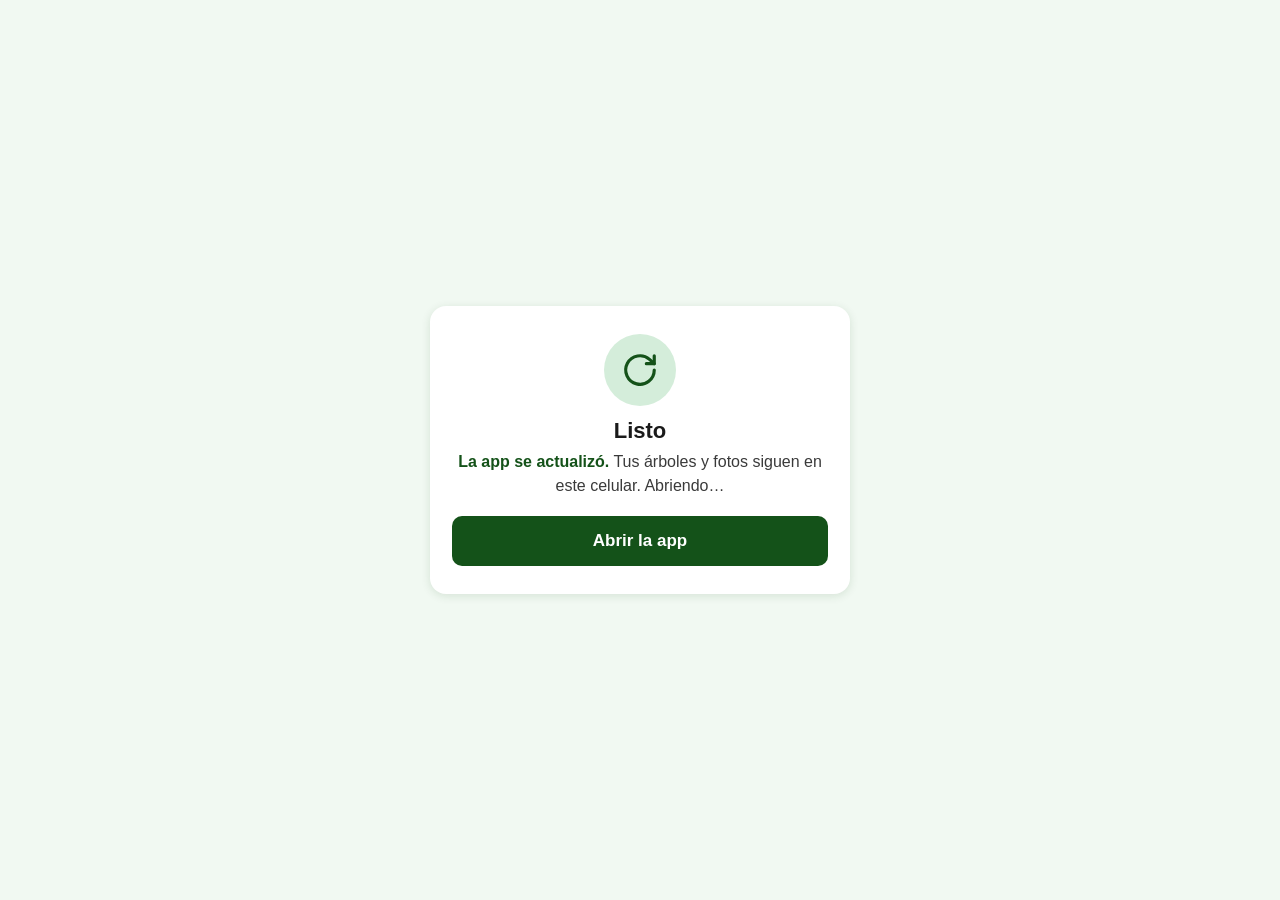
<file: actualizar.html>
<!doctype html>
<html lang="es">
<head>
<meta charset="utf-8">
<meta name="viewport" content="width=device-width, initial-scale=1">
<meta name="theme-color" content="#145219">
<title>Actualizar Árboles PA</title>
<style>
  :root{--verde:#145219;--texto:#1A1A1A;--gris:#3A3A3A}
  *{box-sizing:border-box}
  body{margin:0;font-family:-apple-system,'Segoe UI',Roboto,sans-serif;background:#F1F9F2;color:var(--texto);min-height:100vh;display:flex;align-items:center;justify-content:center;padding:16px}
  main{background:#fff;border-radius:16px;box-shadow:0 2px 10px rgba(15,69,20,.12);padding:28px 22px;max-width:420px;width:100%;text-align:center}
  h1{font-size:22px;margin:12px 0 6px}
  p{font-size:16px;line-height:1.5;color:var(--gris);margin:6px 0}
  .ico{width:72px;height:72px;border-radius:50%;background:#D4EDDA;color:var(--verde);display:flex;align-items:center;justify-content:center;margin:0 auto}
  .ico svg{width:38px;height:38px;fill:none;stroke:currentColor;stroke-width:2;stroke-linecap:round;stroke-linejoin:round}
  .ok{font-weight:700;color:var(--verde)}
  a.btn{display:block;margin-top:18px;background:var(--verde);color:#fff;text-decoration:none;font-weight:700;font-size:17px;padding:15px;border-radius:10px}
  @media (prefers-reduced-motion:no-preference){.gira svg{animation:g 1.2s linear infinite}@keyframes g{to{transform:rotate(360deg)}}}
</style>
</head>
<body>
<main>
  <div class="ico gira" id="ico" aria-hidden="true"><svg viewBox="0 0 24 24"><path d="M21 12a9 9 0 1 1-3-6.7L21 8"/><path d="M21 3v5h-5"/></svg></div>
  <h1 id="tit">Actualizando Árboles PA…</h1>
  <p id="txt">Se borra solo la copia guardada de la app para bajar la versión nueva. <b>Tus árboles, fotos y datos se conservan.</b></p>
  <a class="btn" id="btn" href="./" hidden>Abrir la app</a>
</main>
<script>
/* Destraba un celular que se quedó en una versión vieja de la app.
   Borra el service worker y la Cache Storage (la copia de la app).
   NO toca localStorage ni IndexedDB, que es donde están los registros y las fotos. */
(async () => {
  const txt=document.getElementById('txt'), tit=document.getElementById('tit'), btn=document.getElementById('btn');
  try {
    /* v39: antes de quitar la copia sin señal, se confirma que la versión nueva sí se puede bajar.
       Sin señal, la app vieja sigue funcionando en vez de quedarse sin nada. */
    /* Se pide el manifest: sin red, la copia vieja respondería con la página de la app (HTML), no con JSON */
    if (!navigator.onLine) throw new Error('sin red');
    const prueba = await fetch('./manifest.json?r='+Date.now(), { cache:'no-store' });
    if (!prueba.ok || !(prueba.headers.get('content-type')||'').includes('json')) throw new Error('sin red');
    if ('serviceWorker' in navigator) {
      const regs = await navigator.serviceWorker.getRegistrations();
      await Promise.all(regs.map(r => r.unregister()));
    }
    if ('caches' in window) {
      const claves = await caches.keys();
      await Promise.all(claves.map(k => caches.delete(k)));
    }
    tit.textContent='Listo';
    txt.innerHTML='<span class="ok">La app se actualizó.</span> Tus árboles y fotos siguen en este celular. Abriendo…';
    document.getElementById('ico').classList.remove('gira');
    btn.href='./?r='+Date.now(); btn.hidden=false;
    setTimeout(() => location.replace(btn.href), 1200);
  } catch (e) {
    tit.textContent='No se pudo actualizar';
    txt.textContent='Revisa que tengas señal y vuelve a abrir esta página. Tus árboles no se borraron.';
    btn.hidden=false;
  }
})();
</script>
</body>
</html>
</file>
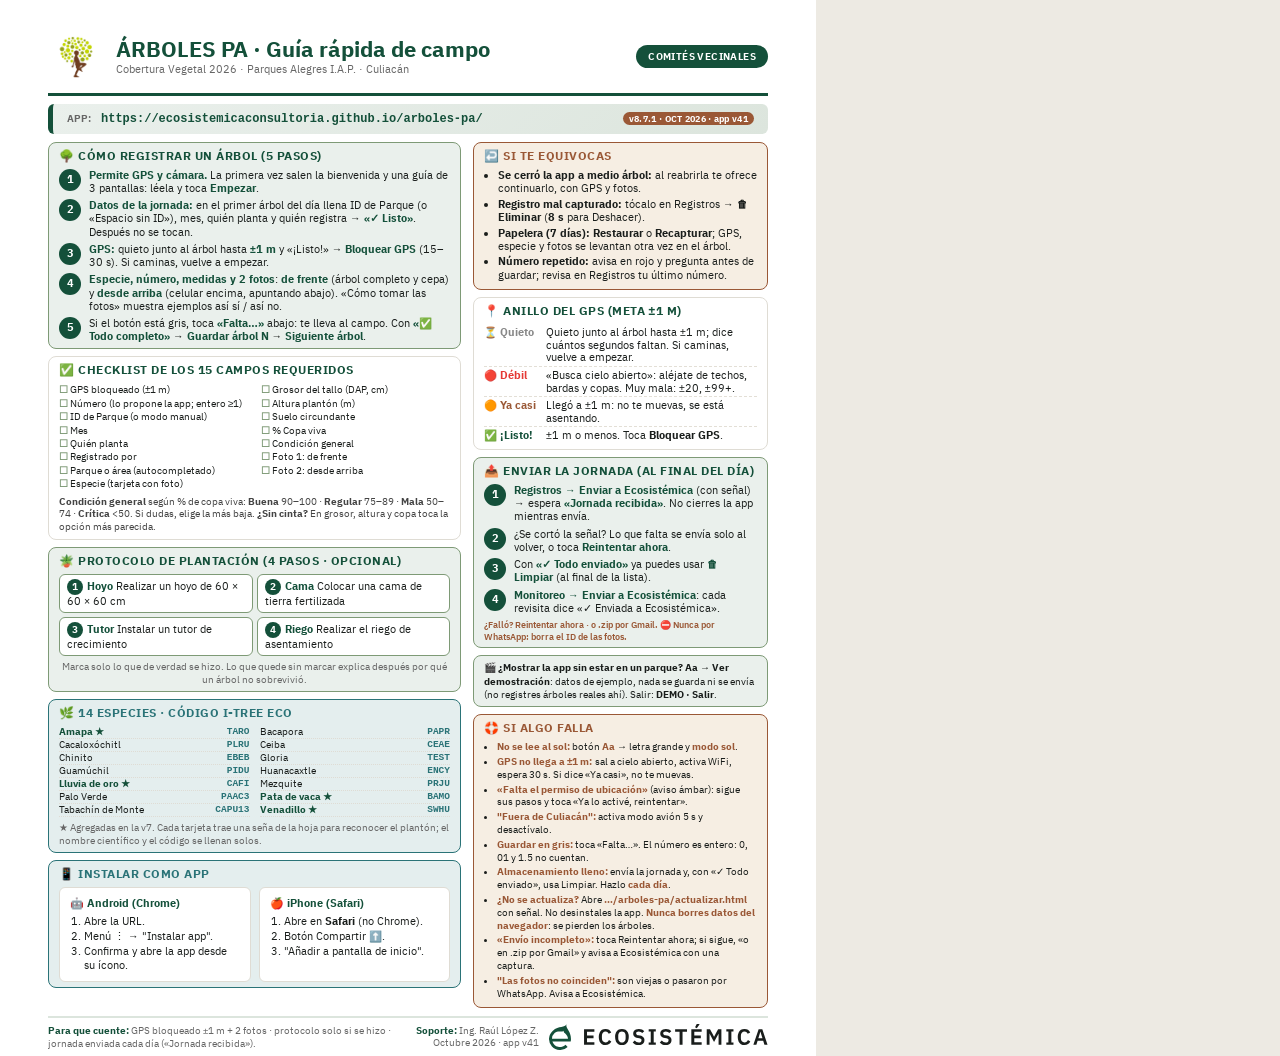
<file: materiales/Guia_rapida_Arboles_PA.html>
<!DOCTYPE html>
<html lang="es">
<head>
<meta charset="UTF-8">
<title>Guía rápida — Árboles PA (v8.7.1)</title>
<style>
/* Tipografía de marca, incrustada para que imprima igual sin conexión */
@font-face{font-family:'IBM Plex Sans';font-style:normal;font-weight:400;font-display:swap;src:url([data-uri]) format('woff2')}
@font-face{font-family:'IBM Plex Sans';font-style:normal;font-weight:600;font-display:swap;src:url([data-uri]) format('woff2')}
@font-face{font-family:'IBM Plex Sans';font-style:normal;font-weight:700;font-display:swap;src:url([data-uri]) format('woff2')}

  @page { size: letter; margin: 0; }
  *,*::before,*::after { box-sizing: border-box; margin: 0; padding: 0; }
  body {
    font-family: 'IBM Plex Sans', -apple-system, 'Segoe UI', Arial, sans-serif;
    color: #191D1B;
    background: #EDEAE3;
    -webkit-print-color-adjust: exact;
    print-color-adjust: exact;
  }
  .page {
    width: 8.5in; height: 11in;
    padding: 0.3in 0.5in;
    background: #fff;
    page-break-after: auto;
    display: grid;
    grid-template-rows: auto auto 1fr auto;
    gap: 8px;
  }
  /* Header */
  .header {
    display: flex; align-items: center; gap: 12px;
    padding-bottom: 8px;
    border-bottom: 3px solid #14503A;
  }
  .header__logo { width: 56px; height: 56px; flex-shrink: 0; }
  .header__logo img { width: 100%; height: 100%; object-fit: contain; }
  .header__title { font-size: 22px; font-weight: 800; color: #14503A; line-height: 1; }
  .header__sub { font-size: 11px; color: #666; margin-top: 2px; }
  .header__chip {
    margin-left: auto;
    background: #14503A; color: #fff;
    padding: 5px 12px; border-radius: 999px;
    font-size: 10px; font-weight: 700; letter-spacing: 0.4px;
    text-transform: uppercase;
  }

  /* URL Banner */
  .url-banner {
    background: linear-gradient(135deg, #EAF0EC, #DCE5DD);
    border-left: 5px solid #14503A;
    padding: 8px 14px;
    border-radius: 6px;
    display: flex; align-items: center; gap: 10px;
  }
  .url-banner__label { font-size: 10px; color: #666; font-weight: 700; text-transform: uppercase; }
  .url-banner__url { font-family: ui-monospace, 'Courier New', monospace; font-size: 12px; color: #14503A; font-weight: 700; }

  /* Main grid */
  .grid {
    display: grid;
    grid-template-columns: 1.4fr 1fr;
    gap: 12px;
  }
  .col { display: flex; flex-direction: column; gap: 7px; }

  /* Box generic */
  .box {
    background: #fff;
    border: 1.5px solid #DFDCD4;
    border-radius: 8px;
    padding: 7px 10px;
  }
  .box--green { border-color: #7E9A76; background: #EAF0EC; }
  .box--blue  { border-color: #2A7377; background: #E4EEEE; }
  .box--orange{ border-color: #9A5836; background: #F6EEE3; }

  .box__title {
    font-size: 12px; font-weight: 800; color: #14503A;
    text-transform: uppercase; letter-spacing: 0.5px;
    margin-bottom: 6px; display: flex; align-items: center; gap: 6px;
  }
  .box--blue .box__title { color: #2A7377; }
  .box--orange .box__title { color: #9A5836; }

  /* Steps */
  .steps {
    display: flex; flex-direction: column; gap: 4px;
  }
  .step {
    display: grid;
    grid-template-columns: 22px 1fr;
    gap: 8px;
    font-size: 10.5px; line-height: 1.3;
  }
  .step__num {
    width: 22px; height: 22px;
    background: #14503A; color: #fff;
    border-radius: 50%;
    display: flex; align-items: center; justify-content: center;
    font-weight: 800; font-size: 11px;
    flex-shrink: 0;
  }
  .step__text strong { color: #14503A; }

  /* OS columns */
  .os-grid {
    display: grid;
    grid-template-columns: 1fr 1fr;
    gap: 8px;
  }
  .os-card {
    background: #fff;
    border: 1.5px solid #DFDCD4;
    border-radius: 6px;
    padding: 8px 10px;
  }
  .os-card__head {
    font-size: 11px; font-weight: 800; color: #14503A;
    margin-bottom: 4px;
    display: flex; align-items: center; gap: 4px;
  }
  .os-card ol { margin-left: 14px; font-size: 10.5px; line-height: 1.4; }

  /* Field checklist */
  .check-grid {
    display: grid;
    grid-template-columns: 1fr 1fr;
    gap: 0 12px;
    font-size: 10px;
    line-height: 1.34;
  }
  .check-grid div::before {
    content: "☐  ";
    color: #7E9A76;
    font-weight: 800;
  }

  /* GPS table */
  .gps-row {
    display: grid;
    grid-template-columns: 56px 1fr;
    gap: 6px;
    font-size: 10.5px;
    padding: 3px 0;
    border-bottom: 1px dashed #E3DFD6;
  }
  .gps-row:last-child { border: none; }
  .gps-row__sig { font-weight: 700; }
  .gps-row__sig.green  { color: #14503A; }
  .gps-row__sig.orange { color: #9A5836; }
  .gps-row__sig.gray   { color: #888; }

  /* Protocol */
  .proto {
    display: grid; grid-template-columns: 1fr 1fr; gap: 6px;
  }
  .proto-item {
    background: #fff;
    border: 1.5px solid #7E9A76;
    border-radius: 6px;
    padding: 6px 8px;
    font-size: 10.5px;
    text-align: center;
  }
  .proto-item strong { display: block; color: #14503A; font-size: 11px; margin-bottom: 2px; }

  /* Troubleshooting */
  .trouble li {
    font-size: 10px; line-height: 1.33;
    margin-left: 13px;
    margin-bottom: 2px;
  }
  .trouble li strong { color: #9A5836; }

  /* Footer */
  .footer {
    border-top: 2px solid #DCE5DD;
    padding-top: 6px;
    display: flex; justify-content: space-between; align-items: center;
    font-size: 9.5px; color: #666;
  }
  .footer strong { color: #14503A; }
  /* Marca de quien elabora: lockup corto, el que el manual indica para pie de página */
  .footer__marca { display: flex; align-items: center; gap: 10px; flex-shrink: 0; }
  .footer__marca img { height: 26px; width: auto; display: block; }
  .footer__firma { text-align: right; line-height: 1.3; white-space: nowrap; }
  .spp { display: grid; grid-template-columns: 1fr 1fr; gap: 0 10px; font-size: 9.5px; line-height: 1.32; }
  .spp div { display: flex; justify-content: space-between; gap: 6px; border-bottom: 1px dotted #DFDCD4; }
  .spp code { font-family: ui-monospace, 'Courier New', monospace; font-weight: 700; color: #2A7377; font-size: 9.5px; }
  .spp .new { color: #14503A; font-weight: 700; }
  .proto-item .n { display: inline-flex; width: 16px; height: 16px; border-radius: 50%; background: #14503A; color: #fff; font-size: 9.5px; font-weight: 800; align-items: center; justify-content: center; margin-right: 4px; }
  .tips li { font-size: 10.5px; line-height: 1.4; margin-left: 14px; margin-bottom: 3px; }
  .check-grid { grid-template-rows: repeat(8, auto); grid-auto-flow: column; }
  .badge-new { background: #9A5836; color: #fff; font-size: 8.5px; font-weight: 800; padding: 1px 6px; border-radius: 999px; letter-spacing: .3px; }
  @media print { body { background: #fff; } }

/* Ajuste fino de composición: IBM Plex Sans es algo más ancha que la pila anterior,
   así que se recupera el alto con interlineado y relleno, sin tocar el contenido. */
.box{padding-top:7px;padding-bottom:7px}
.step{line-height:1.26}
ul.lista li,.tips li,.trouble li{line-height:1.28;margin-bottom:2px}
table.hojas td{padding-top:2px;padding-bottom:2px;line-height:1.26}
.spp div{line-height:1.26}
.gps-row{line-height:1.2}
.gps-row{padding-top:2px!important;padding-bottom:2px!important}
.col{gap:5px}
.box{padding-top:5px;padding-bottom:5px}
.col{gap:7px}
.proto-item{line-height:1.26;padding:4px 7px;text-align:left}
.proto-item strong{display:inline;margin-right:3px}
.proto{gap:4px}
</style>
</head>
<body>
<div class="page">

  <!-- HEADER -->
  <div class="header">
    <div class="header__logo"><img src="[data-uri]" alt="Logo PA"></div>
    <div>
      <div class="header__title">ÁRBOLES PA · Guía rápida de campo</div>
      <div class="header__sub">Cobertura Vegetal 2026 · Parques Alegres I.A.P. · Culiacán</div>
    </div>
    <span class="header__chip">Comités vecinales</span>
  </div>

  <!-- URL -->
  <div class="url-banner">
    <span class="url-banner__label">App:</span>
    <span class="url-banner__url">https://ecosistemicaconsultoria.github.io/arboles-pa/</span>
    <span class="badge-new" style="margin-left:auto">v8.7.1 · OCT 2026 · app v41</span>
  </div>

  <!-- MAIN GRID -->
  <div class="grid">

    <!-- LEFT COLUMN -->
    <div class="col">

      <!-- Steps -->
      <div class="box box--green">
        <div class="box__title">🌳 Cómo registrar un árbol (5 pasos)</div>
        <div class="steps">
          <div class="step"><span class="step__num">1</span><div class="step__text"><strong>Permite GPS y cámara.</strong> La primera vez salen la bienvenida y una guía de 3 pantallas: léela y toca <strong>Empezar</strong>.</div></div>
          <div class="step"><span class="step__num">2</span><div class="step__text"><strong>Datos de la jornada:</strong> en el primer árbol del día llena ID de Parque (o «Espacio sin ID»), mes, quién planta y quién registra → <strong>«✓ Listo»</strong>. Después no se tocan.</div></div>
          <div class="step"><span class="step__num">3</span><div class="step__text"><strong>GPS:</strong> quieto junto al árbol hasta <strong>±1 m</strong> y «¡Listo!» → <strong>Bloquear GPS</strong> (15–30 s). Si caminas, vuelve a empezar.</div></div>
          <div class="step"><span class="step__num">4</span><div class="step__text"><strong>Especie, número, medidas y 2 fotos</strong>: <strong>de frente</strong> (árbol completo y cepa) y <strong>desde arriba</strong> (celular encima, apuntando abajo). «Cómo tomar las fotos» muestra ejemplos así sí / así no.</div></div>
          <div class="step"><span class="step__num">5</span><div class="step__text">Si el botón está gris, toca <strong>«Falta…»</strong> abajo: te lleva al campo. Con <strong>«✅ Todo completo»</strong> → <strong>Guardar árbol N</strong> → <strong>Siguiente árbol</strong>.</div></div>
        </div>
      </div>

      <!-- 17 fields checklist -->
      <div class="box">
        <div class="box__title">✅ Checklist de los 15 campos requeridos</div>
        <div class="check-grid">
          <div>GPS bloqueado (±1 m)</div>
          <div>Número (lo propone la app; entero ≥1)</div>
          <div>ID de Parque (o modo manual)</div>
          <div>Mes</div>
          <div>Quién planta</div>
          <div>Registrado por</div>
          <div>Parque o área (autocompletado)</div>
          <div>Especie (tarjeta con foto)</div>
          <div>Grosor del tallo (DAP, cm)</div>
          <div>Altura plantón (m)</div>
          <div>Suelo circundante</div>
          <div>% Copa viva</div>
          <div>Condición general</div>
          <div>Foto 1: de frente</div>
          <div>Foto 2: desde arriba</div>
        </div>
        <div style="font-size:9.5px;color:#444;margin-top:5px;line-height:1.35"><strong>Condición general</strong> según % de copa viva: <strong>Buena</strong> 90–100 · <strong>Regular</strong> 75–89 · <strong>Mala</strong> 50–74 · <strong>Crítica</strong> &lt;50. Si dudas, elige la más baja. <strong>¿Sin cinta?</strong> En grosor, altura y copa toca la opción más parecida.</div>
      </div>

      <!-- Protocol -->
      <div class="box box--green">
        <div class="box__title">🪴 Protocolo de plantación (4 pasos · opcional)</div>
        <div class="proto">
          <div class="proto-item"><strong><span class="n">1</span>Hoyo</strong>Realizar un hoyo de 60 × 60 × 60 cm</div>
          <div class="proto-item"><strong><span class="n">2</span>Cama</strong>Colocar una cama de tierra fertilizada</div>
          <div class="proto-item"><strong><span class="n">3</span>Tutor</strong>Instalar un tutor de crecimiento</div>
          <div class="proto-item"><strong><span class="n">4</span>Riego</strong>Realizar el riego de asentamiento</div>
        </div>
        <div style="font-size:9.5px;color:#666;margin-top:4px;text-align:center">Marca solo lo que de verdad se hizo. Lo que quede sin marcar explica después por qué un árbol no sobrevivió.</div>
      </div>

      <!-- Species -->
      <div class="box box--blue">
        <div class="box__title">🌿 14 especies · código i-Tree Eco</div>
        <div class="spp">
          <div><span class="new">Amapa ★</span><code>TARO</code></div>
          <div><span>Bacapora</span><code>PAPR</code></div>
          <div><span>Cacaloxóchitl</span><code>PLRU</code></div>
          <div><span>Ceiba</span><code>CEAE</code></div>
          <div><span>Chinito</span><code>EBEB</code></div>
          <div><span>Gloria</span><code>TEST</code></div>
          <div><span>Guamúchil</span><code>PIDU</code></div>
          <div><span>Huanacaxtle</span><code>ENCY</code></div>
          <div><span class="new">Lluvia de oro ★</span><code>CAFI</code></div>
          <div><span>Mezquite</span><code>PRJU</code></div>
          <div><span>Palo Verde</span><code>PAAC3</code></div>
          <div><span class="new">Pata de vaca ★</span><code>BAMO</code></div>
          <div><span>Tabachín de Monte</span><code>CAPU13</code></div>
          <div><span class="new">Venadillo ★</span><code>SWHU</code></div>
        </div>
        <div style="font-size:9.5px;color:#666;margin-top:4px">★ Agregadas en la v7. Cada tarjeta trae una seña de la hoja para reconocer el plantón; el nombre científico y el código se llenan solos.</div>
      </div>

      <!-- Install per OS -->
      <div class="box box--blue">
        <div class="box__title">📱 Instalar como app</div>
        <div class="os-grid">
          <div class="os-card">
            <div class="os-card__head">🤖 Android (Chrome)</div>
            <ol>
              <li>Abre la URL.</li>
              <li>Menú ⋮ → "Instalar app".</li>
              <li>Confirma y abre la app desde su ícono.</li>
            </ol>
          </div>
          <div class="os-card">
            <div class="os-card__head">🍎 iPhone (Safari)</div>
            <ol>
              <li>Abre en <strong>Safari</strong> (no Chrome).</li>
              <li>Botón Compartir ⬆️.</li>
              <li>"Añadir a pantalla de inicio".</li>
            </ol>
          </div>
        </div>
      </div>

    </div>

    <!-- RIGHT COLUMN -->
    <div class="col">

      <!-- Recuperación de errores -->
      <div class="box box--orange">
        <div class="box__title">↩️ Si te equivocas</div>
        <ul class="tips">
          <li><strong>Se cerró la app a medio árbol:</strong> al reabrirla te ofrece continuarlo, con GPS y fotos.</li>
          <li><strong>Registro mal capturado:</strong> tócalo en Registros → <strong>🗑 Eliminar</strong> (<strong>8 s</strong> para Deshacer).</li>
          <li><strong>Papelera (7 días):</strong> <strong>Restaurar</strong> o <strong>Recapturar</strong>; GPS, especie y fotos se levantan otra vez en el árbol.</li>
          <li><strong>Número repetido:</strong> avisa en rojo y pregunta antes de guardar; revisa en Registros tu último número.</li>
                  </ul>
      </div>

      <!-- GPS states -->
      <div class="box">
        <div class="box__title">📍 Anillo del GPS (meta ±1 m)</div>
        <div class="gps-row">
          <div class="gps-row__sig gray">⏳ Quieto</div>
          <div>Quieto junto al árbol hasta ±1 m; dice cuántos segundos faltan. Si caminas, vuelve a empezar.</div>
        </div>
        <div class="gps-row">
          <div class="gps-row__sig orange" style="color:#E53935">🔴 Débil</div>
          <div>«Busca cielo abierto»: aléjate de techos, bardas y copas. Muy mala: ±20, ±99+.</div>
        </div>
        <div class="gps-row">
          <div class="gps-row__sig orange">🟠 Ya casi</div>
          <div>Llegó a ±1 m: no te muevas, se está asentando.</div>
        </div>
        <div class="gps-row">
          <div class="gps-row__sig green">✅ ¡Listo!</div>
          <div>±1 m o menos. Toca <strong>Bloquear GPS</strong>.</div>
        </div>
      </div>

      <!-- Final del día -->
      <div class="box box--green">
        <div class="box__title">📤 Enviar la jornada (al final del día)</div>
        <div class="steps">
          <div class="step"><span class="step__num">1</span><div class="step__text"><strong>Registros → Enviar a Ecosistémica</strong> (con señal) → espera <strong>«Jornada recibida»</strong>. No cierres la app mientras envía.</div></div>
          <div class="step"><span class="step__num">2</span><div class="step__text">¿Se cortó la señal? Lo que falta se envía solo al volver, o toca <strong>Reintentar ahora</strong>.</div></div>
          <div class="step"><span class="step__num">3</span><div class="step__text">Con <strong>«✓ Todo enviado»</strong> ya puedes usar <strong>🗑 Limpiar</strong> (al final de la lista).</div></div>
          <div class="step"><span class="step__num">4</span><div class="step__text"><strong>Monitoreo → Enviar a Ecosistémica</strong>: cada revisita dice «✓ Enviada a Ecosistémica».</div></div>
        </div>
        <div style="font-size:9px;color:#9A5836;margin-top:4px;font-weight:600;line-height:1.3">¿Falló? Reintentar ahora · o .zip por Gmail. ⛔ Nunca por WhatsApp: borra el ID de las fotos.</div>
      </div>

      <!-- Demostración -->
      <div class="box box--green" style="font-size:10px;line-height:1.33">🎬 <strong>¿Mostrar la app sin estar en un parque?</strong> <strong>Aa → Ver demostración</strong>: datos de ejemplo, nada se guarda ni se envía (no registres árboles reales ahí). Salir: <strong>DEMO · Salir</strong>.</div>

      <!-- Troubleshooting -->
      <div class="box box--orange">
        <div class="box__title">🛟 Si algo falla</div>
        <ul class="trouble">
          <li><strong>No se lee al sol:</strong> botón <strong>Aa</strong> → letra grande y <strong>modo sol</strong>.</li>
          <li><strong>GPS no llega a ±1 m:</strong> sal a cielo abierto, activa WiFi, espera 30 s. Si dice «Ya casi», no te muevas.</li>
          <li><strong>«Falta el permiso de ubicación»</strong> (aviso ámbar): sigue sus pasos y toca «Ya lo activé, reintentar».</li>
          <li><strong>"Fuera de Culiacán":</strong> activa modo avión 5 s y desactívalo.</li>
          <li><strong>Guardar en gris:</strong> toca «Falta…». El número es entero: 0, 01 y 1.5 no cuentan.</li>
          <li><strong>Almacenamiento lleno:</strong> envía la jornada y, con «✓ Todo enviado», usa Limpiar. Hazlo <strong>cada día</strong>.</li>
          <li><strong>¿No se actualiza?</strong> Abre <strong>…/arboles-pa/actualizar.html</strong> con señal. No desinstales la app. <strong>Nunca borres datos del navegador</strong>: se pierden los árboles.</li>
          <li><strong>«Envío incompleto»:</strong> toca Reintentar ahora; si sigue, «o en .zip por Gmail» y avisa a Ecosistémica con una captura.</li>
          <li><strong>"Las fotos no coinciden":</strong> son viejas o pasaron por WhatsApp. Avisa a Ecosistémica.</li>
        </ul>
      </div>

    </div>
  </div>

  <!-- FOOTER -->
  <div class="footer">
    <div><strong>Para que cuente:</strong> GPS bloqueado ±1 m + 2 fotos · protocolo solo si se hizo · jornada enviada cada día («Jornada recibida»).</div>
    <div class="footer__marca">
      <div class="footer__firma"><strong>Soporte:</strong> Ing. Raúl López Z.<br>Octubre 2026 · app v41</div>
      <img src="[data-uri]" alt="Ecosistémica">
    </div>
  </div>

</div>
</body>
</html>
</file>
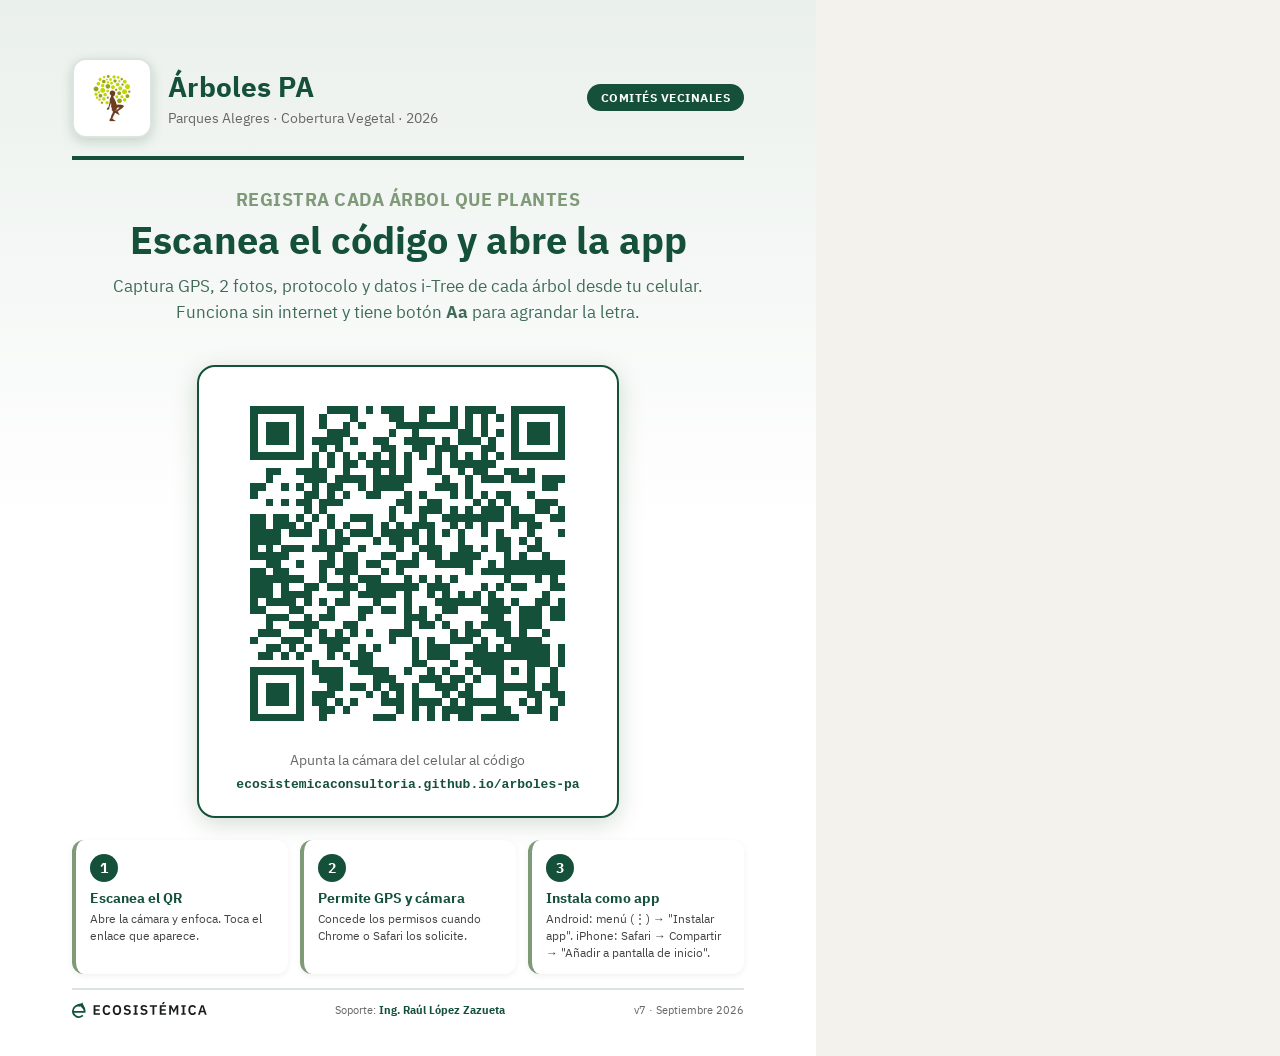
<file: materiales/Poster_QR_Arboles_PA.html>
<!DOCTYPE html>
<html lang="es">
<head>
<meta charset="UTF-8">
<title>Poster QR — Árboles PA</title>
<style>
/* Tipografía de marca, incrustada para que imprima igual sin conexión */
@font-face{font-family:'IBM Plex Sans';font-style:normal;font-weight:400;font-display:swap;src:url([data-uri]) format('woff2')}
@font-face{font-family:'IBM Plex Sans';font-style:normal;font-weight:600;font-display:swap;src:url([data-uri]) format('woff2')}
@font-face{font-family:'IBM Plex Sans';font-style:normal;font-weight:700;font-display:swap;src:url([data-uri]) format('woff2')}

  @page { size: letter; margin: 0; }
  *,*::before,*::after { box-sizing: border-box; margin: 0; padding: 0; }
  body {
    font-family: 'IBM Plex Sans', -apple-system, 'Segoe UI', Arial, sans-serif;
    color: #191D1B;
    background: #F4F2EC;
    -webkit-print-color-adjust: exact;
    print-color-adjust: exact;
  }
  .page {
    width: 8.5in;
    height: 11in;
    padding: 0.6in 0.75in;
    background: linear-gradient(180deg, #EAF0EC 0%, #FFFFFF 50%);
    position: relative;
    display: flex;
    flex-direction: column;
    page-break-after: always;
  }
  /* Encabezado */
  .header {
    display: flex; align-items: center; gap: 16px;
    padding-bottom: 18px;
    border-bottom: 4px solid #14503A;
  }
  .header__logo {
    width: 80px; height: 80px;
    background: #fff;
    border-radius: 14px;
    padding: 6px;
    border: 2px solid #DCE5DD;
    box-shadow: 0 4px 12px rgba(15,69,20,.18);
    flex-shrink: 0;
  }
  .header__logo img { width: 100%; height: 100%; object-fit: contain; }
  .header__title {
    font-size: 28px; font-weight: 800; color: #14503A; letter-spacing: 0.3px;
  }
  .header__sub {
    font-size: 14px; color: #666; margin-top: 4px;
  }
  .header__chip {
    margin-left: auto;
    background: #14503A; color: #fff;
    padding: 6px 14px; border-radius: 999px;
    font-size: 12px; font-weight: 700; letter-spacing: 0.5px;
    text-transform: uppercase;
  }
  /* CTA principal */
  .cta {
    text-align: center;
    margin-top: 28px;
    margin-bottom: 18px;
  }
  .cta__hi {
    font-size: 18px; color: #7E9A76; font-weight: 700;
    letter-spacing: 0.5px; text-transform: uppercase;
  }
  .cta__title {
    font-size: 38px; font-weight: 900; color: #14503A;
    margin-top: 8px; line-height: 1.1;
  }
  .cta__lead {
    font-size: 17px; color: #3F6B57;
    margin-top: 14px; line-height: 1.5;
    max-width: 6.5in; margin-left: auto; margin-right: auto;
  }
  /* QR card */
  .qr-card {
    background: #fff;
    border: 2px solid #14503A;
    border-radius: 18px;
    padding: 24px;
    margin: 22px auto;
    width: 4.4in;
    box-shadow: 0 6px 24px rgba(15,69,20,.18);
    text-align: center;
  }
  .qr-canvas {
    width: 3.6in;
    height: 3.6in;
    margin: 0 auto;
    background: #fff;
    border-radius: 8px;
    display: flex; align-items: center; justify-content: center;
  }
  .qr-canvas img, .qr-canvas canvas { max-width: 100%; max-height: 100%; }
  .qr-card__hint {
    font-size: 14px; color: #666;
    margin-top: 14px; font-weight: 500;
  }
  .qr-card__url {
    font-family: 'IBM Plex Mono', ui-monospace, 'Courier New', monospace;
    font-size: 13px; color: #14503A;
    margin-top: 8px; font-weight: 700;
    word-break: break-all;
  }
  /* Pasos */
  .steps {
    display: grid;
    grid-template-columns: 1fr 1fr 1fr;
    gap: 12px;
    margin-top: auto;
    margin-bottom: 14px;
  }
  .step {
    background: #fff;
    border-radius: 12px;
    padding: 14px 14px 12px;
    border-left: 4px solid #7E9A76;
    box-shadow: 0 2px 6px rgba(0,0,0,.06);
  }
  .step__num {
    width: 28px; height: 28px;
    background: #14503A; color: #fff;
    border-radius: 50%;
    display: flex; align-items: center; justify-content: center;
    font-weight: 800; font-size: 14px;
    margin-bottom: 8px;
  }
  .step__title {
    font-size: 14px; font-weight: 700; color: #14503A;
    line-height: 1.25; margin-bottom: 4px;
  }
  .step__desc {
    font-size: 12px; color: #444; line-height: 1.4;
  }
  /* Footer */
  .footer {
    border-top: 2px solid #DCE5DD;
    padding-top: 12px;
    display: flex; justify-content: space-between; align-items: center;
    font-size: 11px; color: #666;
  }
  .footer strong { color: #14503A; }
  /* Print fix */
  @media print {
    body { background: #fff; }
    .page { width: auto; height: auto; padding: 0.5in 0.75in; }
  }

/* Marca de quien elabora: el manual indica el lockup corto para pie de página */
.footer__marca{display:flex;align-items:center}
.footer__marca img{height:24px;width:auto;display:block}

/* Ajuste de composición: la tipografía de marca y el lockup del pie crecieron
   unos píxeles y el contenido se salía del área imprimible. */
.footer__marca img{height:16px}
.page{padding-bottom:0.45in}
</style>
</head>
<body>
<div class="page">

  <div class="header">
    <div class="header__logo"><img src="[data-uri]" alt="Logo Parques Alegres"></div>
    <div>
      <div class="header__title">Árboles PA</div>
      <div class="header__sub">Parques Alegres · Cobertura Vegetal · 2026</div>
    </div>
    <span class="header__chip">Comités vecinales</span>
  </div>

  <div class="cta">
    <div class="cta__hi">Registra cada árbol que plantes</div>
    <div class="cta__title">Escanea el código y abre la app</div>
    <p class="cta__lead">
      Captura GPS, 2 fotos, protocolo y datos i-Tree de cada árbol desde tu celular.
      Funciona sin internet y tiene botón <strong>Aa</strong> para agrandar la letra.
    </p>
  </div>

  <div class="qr-card">
    <div class="qr-canvas" id="qr"><svg xmlns="http://www.w3.org/2000/svg" viewBox="0 0 540 540" shape-rendering="crispEdges" role="img" aria-label="Código QR de la app Árboles PA"><rect width="540" height="540" fill="#FFFFFF"/><g fill="#14503A"><rect x="24" y="24" width="12" height="12"/><rect x="36" y="24" width="12" height="12"/><rect x="48" y="24" width="12" height="12"/><rect x="60" y="24" width="12" height="12"/><rect x="72" y="24" width="12" height="12"/><rect x="84" y="24" width="12" height="12"/><rect x="96" y="24" width="12" height="12"/><rect x="144" y="24" width="12" height="12"/><rect x="156" y="24" width="12" height="12"/><rect x="168" y="24" width="12" height="12"/><rect x="180" y="24" width="12" height="12"/><rect x="204" y="24" width="12" height="12"/><rect x="228" y="24" width="12" height="12"/><rect x="240" y="24" width="12" height="12"/><rect x="252" y="24" width="12" height="12"/><rect x="288" y="24" width="12" height="12"/><rect x="300" y="24" width="12" height="12"/><rect x="336" y="24" width="12" height="12"/><rect x="360" y="24" width="12" height="12"/><rect x="372" y="24" width="12" height="12"/><rect x="384" y="24" width="12" height="12"/><rect x="396" y="24" width="12" height="12"/><rect x="432" y="24" width="12" height="12"/><rect x="444" y="24" width="12" height="12"/><rect x="456" y="24" width="12" height="12"/><rect x="468" y="24" width="12" height="12"/><rect x="480" y="24" width="12" height="12"/><rect x="492" y="24" width="12" height="12"/><rect x="504" y="24" width="12" height="12"/><rect x="24" y="36" width="12" height="12"/><rect x="96" y="36" width="12" height="12"/><rect x="132" y="36" width="12" height="12"/><rect x="180" y="36" width="12" height="12"/><rect x="240" y="36" width="12" height="12"/><rect x="252" y="36" width="12" height="12"/><rect x="288" y="36" width="12" height="12"/><rect x="336" y="36" width="12" height="12"/><rect x="360" y="36" width="12" height="12"/><rect x="384" y="36" width="12" height="12"/><rect x="408" y="36" width="12" height="12"/><rect x="432" y="36" width="12" height="12"/><rect x="504" y="36" width="12" height="12"/><rect x="24" y="48" width="12" height="12"/><rect x="48" y="48" width="12" height="12"/><rect x="60" y="48" width="12" height="12"/><rect x="72" y="48" width="12" height="12"/><rect x="96" y="48" width="12" height="12"/><rect x="132" y="48" width="12" height="12"/><rect x="168" y="48" width="12" height="12"/><rect x="192" y="48" width="12" height="12"/><rect x="252" y="48" width="12" height="12"/><rect x="264" y="48" width="12" height="12"/><rect x="276" y="48" width="12" height="12"/><rect x="288" y="48" width="12" height="12"/><rect x="300" y="48" width="12" height="12"/><rect x="312" y="48" width="12" height="12"/><rect x="324" y="48" width="12" height="12"/><rect x="336" y="48" width="12" height="12"/><rect x="360" y="48" width="12" height="12"/><rect x="384" y="48" width="12" height="12"/><rect x="432" y="48" width="12" height="12"/><rect x="456" y="48" width="12" height="12"/><rect x="468" y="48" width="12" height="12"/><rect x="480" y="48" width="12" height="12"/><rect x="504" y="48" width="12" height="12"/><rect x="24" y="60" width="12" height="12"/><rect x="48" y="60" width="12" height="12"/><rect x="60" y="60" width="12" height="12"/><rect x="72" y="60" width="12" height="12"/><rect x="96" y="60" width="12" height="12"/><rect x="144" y="60" width="12" height="12"/><rect x="156" y="60" width="12" height="12"/><rect x="168" y="60" width="12" height="12"/><rect x="240" y="60" width="12" height="12"/><rect x="276" y="60" width="12" height="12"/><rect x="348" y="60" width="12" height="12"/><rect x="360" y="60" width="12" height="12"/><rect x="384" y="60" width="12" height="12"/><rect x="408" y="60" width="12" height="12"/><rect x="432" y="60" width="12" height="12"/><rect x="456" y="60" width="12" height="12"/><rect x="468" y="60" width="12" height="12"/><rect x="480" y="60" width="12" height="12"/><rect x="504" y="60" width="12" height="12"/><rect x="24" y="72" width="12" height="12"/><rect x="48" y="72" width="12" height="12"/><rect x="60" y="72" width="12" height="12"/><rect x="72" y="72" width="12" height="12"/><rect x="96" y="72" width="12" height="12"/><rect x="120" y="72" width="12" height="12"/><rect x="132" y="72" width="12" height="12"/><rect x="144" y="72" width="12" height="12"/><rect x="156" y="72" width="12" height="12"/><rect x="180" y="72" width="12" height="12"/><rect x="216" y="72" width="12" height="12"/><rect x="228" y="72" width="12" height="12"/><rect x="264" y="72" width="12" height="12"/><rect x="276" y="72" width="12" height="12"/><rect x="288" y="72" width="12" height="12"/><rect x="300" y="72" width="12" height="12"/><rect x="324" y="72" width="12" height="12"/><rect x="348" y="72" width="12" height="12"/><rect x="360" y="72" width="12" height="12"/><rect x="372" y="72" width="12" height="12"/><rect x="396" y="72" width="12" height="12"/><rect x="432" y="72" width="12" height="12"/><rect x="456" y="72" width="12" height="12"/><rect x="468" y="72" width="12" height="12"/><rect x="480" y="72" width="12" height="12"/><rect x="504" y="72" width="12" height="12"/><rect x="24" y="84" width="12" height="12"/><rect x="96" y="84" width="12" height="12"/><rect x="132" y="84" width="12" height="12"/><rect x="156" y="84" width="12" height="12"/><rect x="228" y="84" width="12" height="12"/><rect x="240" y="84" width="12" height="12"/><rect x="276" y="84" width="12" height="12"/><rect x="288" y="84" width="12" height="12"/><rect x="312" y="84" width="12" height="12"/><rect x="324" y="84" width="12" height="12"/><rect x="336" y="84" width="12" height="12"/><rect x="384" y="84" width="12" height="12"/><rect x="396" y="84" width="12" height="12"/><rect x="432" y="84" width="12" height="12"/><rect x="504" y="84" width="12" height="12"/><rect x="24" y="96" width="12" height="12"/><rect x="36" y="96" width="12" height="12"/><rect x="48" y="96" width="12" height="12"/><rect x="60" y="96" width="12" height="12"/><rect x="72" y="96" width="12" height="12"/><rect x="84" y="96" width="12" height="12"/><rect x="96" y="96" width="12" height="12"/><rect x="120" y="96" width="12" height="12"/><rect x="144" y="96" width="12" height="12"/><rect x="168" y="96" width="12" height="12"/><rect x="192" y="96" width="12" height="12"/><rect x="216" y="96" width="12" height="12"/><rect x="240" y="96" width="12" height="12"/><rect x="264" y="96" width="12" height="12"/><rect x="288" y="96" width="12" height="12"/><rect x="312" y="96" width="12" height="12"/><rect x="336" y="96" width="12" height="12"/><rect x="360" y="96" width="12" height="12"/><rect x="384" y="96" width="12" height="12"/><rect x="408" y="96" width="12" height="12"/><rect x="432" y="96" width="12" height="12"/><rect x="444" y="96" width="12" height="12"/><rect x="456" y="96" width="12" height="12"/><rect x="468" y="96" width="12" height="12"/><rect x="480" y="96" width="12" height="12"/><rect x="492" y="96" width="12" height="12"/><rect x="504" y="96" width="12" height="12"/><rect x="120" y="108" width="12" height="12"/><rect x="144" y="108" width="12" height="12"/><rect x="168" y="108" width="12" height="12"/><rect x="180" y="108" width="12" height="12"/><rect x="204" y="108" width="12" height="12"/><rect x="216" y="108" width="12" height="12"/><rect x="228" y="108" width="12" height="12"/><rect x="240" y="108" width="12" height="12"/><rect x="264" y="108" width="12" height="12"/><rect x="312" y="108" width="12" height="12"/><rect x="336" y="108" width="12" height="12"/><rect x="348" y="108" width="12" height="12"/><rect x="360" y="108" width="12" height="12"/><rect x="372" y="108" width="12" height="12"/><rect x="384" y="108" width="12" height="12"/><rect x="396" y="108" width="12" height="12"/><rect x="48" y="120" width="12" height="12"/><rect x="60" y="120" width="12" height="12"/><rect x="96" y="120" width="12" height="12"/><rect x="108" y="120" width="12" height="12"/><rect x="120" y="120" width="12" height="12"/><rect x="132" y="120" width="12" height="12"/><rect x="168" y="120" width="12" height="12"/><rect x="216" y="120" width="12" height="12"/><rect x="240" y="120" width="12" height="12"/><rect x="264" y="120" width="12" height="12"/><rect x="300" y="120" width="12" height="12"/><rect x="312" y="120" width="12" height="12"/><rect x="348" y="120" width="12" height="12"/><rect x="372" y="120" width="12" height="12"/><rect x="384" y="120" width="12" height="12"/><rect x="420" y="120" width="12" height="12"/><rect x="432" y="120" width="12" height="12"/><rect x="456" y="120" width="12" height="12"/><rect x="48" y="132" width="12" height="12"/><rect x="108" y="132" width="12" height="12"/><rect x="120" y="132" width="12" height="12"/><rect x="132" y="132" width="12" height="12"/><rect x="156" y="132" width="12" height="12"/><rect x="168" y="132" width="12" height="12"/><rect x="180" y="132" width="12" height="12"/><rect x="192" y="132" width="12" height="12"/><rect x="216" y="132" width="12" height="12"/><rect x="228" y="132" width="12" height="12"/><rect x="240" y="132" width="12" height="12"/><rect x="252" y="132" width="12" height="12"/><rect x="264" y="132" width="12" height="12"/><rect x="324" y="132" width="12" height="12"/><rect x="360" y="132" width="12" height="12"/><rect x="384" y="132" width="12" height="12"/><rect x="396" y="132" width="12" height="12"/><rect x="408" y="132" width="12" height="12"/><rect x="432" y="132" width="12" height="12"/><rect x="444" y="132" width="12" height="12"/><rect x="456" y="132" width="12" height="12"/><rect x="480" y="132" width="12" height="12"/><rect x="492" y="132" width="12" height="12"/><rect x="504" y="132" width="12" height="12"/><rect x="24" y="144" width="12" height="12"/><rect x="36" y="144" width="12" height="12"/><rect x="72" y="144" width="12" height="12"/><rect x="96" y="144" width="12" height="12"/><rect x="120" y="144" width="12" height="12"/><rect x="144" y="144" width="12" height="12"/><rect x="156" y="144" width="12" height="12"/><rect x="192" y="144" width="12" height="12"/><rect x="216" y="144" width="12" height="12"/><rect x="228" y="144" width="12" height="12"/><rect x="240" y="144" width="12" height="12"/><rect x="252" y="144" width="12" height="12"/><rect x="312" y="144" width="12" height="12"/><rect x="324" y="144" width="12" height="12"/><rect x="336" y="144" width="12" height="12"/><rect x="360" y="144" width="12" height="12"/><rect x="480" y="144" width="12" height="12"/><rect x="492" y="144" width="12" height="12"/><rect x="24" y="156" width="12" height="12"/><rect x="108" y="156" width="12" height="12"/><rect x="120" y="156" width="12" height="12"/><rect x="144" y="156" width="12" height="12"/><rect x="168" y="156" width="12" height="12"/><rect x="204" y="156" width="12" height="12"/><rect x="216" y="156" width="12" height="12"/><rect x="264" y="156" width="12" height="12"/><rect x="288" y="156" width="12" height="12"/><rect x="336" y="156" width="12" height="12"/><rect x="360" y="156" width="12" height="12"/><rect x="384" y="156" width="12" height="12"/><rect x="408" y="156" width="12" height="12"/><rect x="420" y="156" width="12" height="12"/><rect x="456" y="156" width="12" height="12"/><rect x="48" y="168" width="12" height="12"/><rect x="72" y="168" width="12" height="12"/><rect x="96" y="168" width="12" height="12"/><rect x="108" y="168" width="12" height="12"/><rect x="132" y="168" width="12" height="12"/><rect x="144" y="168" width="12" height="12"/><rect x="156" y="168" width="12" height="12"/><rect x="252" y="168" width="12" height="12"/><rect x="264" y="168" width="12" height="12"/><rect x="300" y="168" width="12" height="12"/><rect x="312" y="168" width="12" height="12"/><rect x="372" y="168" width="12" height="12"/><rect x="396" y="168" width="12" height="12"/><rect x="420" y="168" width="12" height="12"/><rect x="468" y="168" width="12" height="12"/><rect x="480" y="168" width="12" height="12"/><rect x="492" y="168" width="12" height="12"/><rect x="108" y="180" width="12" height="12"/><rect x="132" y="180" width="12" height="12"/><rect x="240" y="180" width="12" height="12"/><rect x="264" y="180" width="12" height="12"/><rect x="288" y="180" width="12" height="12"/><rect x="300" y="180" width="12" height="12"/><rect x="312" y="180" width="12" height="12"/><rect x="336" y="180" width="12" height="12"/><rect x="360" y="180" width="12" height="12"/><rect x="384" y="180" width="12" height="12"/><rect x="396" y="180" width="12" height="12"/><rect x="408" y="180" width="12" height="12"/><rect x="432" y="180" width="12" height="12"/><rect x="468" y="180" width="12" height="12"/><rect x="480" y="180" width="12" height="12"/><rect x="504" y="180" width="12" height="12"/><rect x="24" y="192" width="12" height="12"/><rect x="36" y="192" width="12" height="12"/><rect x="60" y="192" width="12" height="12"/><rect x="72" y="192" width="12" height="12"/><rect x="96" y="192" width="12" height="12"/><rect x="120" y="192" width="12" height="12"/><rect x="144" y="192" width="12" height="12"/><rect x="180" y="192" width="12" height="12"/><rect x="192" y="192" width="12" height="12"/><rect x="204" y="192" width="12" height="12"/><rect x="240" y="192" width="12" height="12"/><rect x="288" y="192" width="12" height="12"/><rect x="324" y="192" width="12" height="12"/><rect x="336" y="192" width="12" height="12"/><rect x="348" y="192" width="12" height="12"/><rect x="360" y="192" width="12" height="12"/><rect x="372" y="192" width="12" height="12"/><rect x="384" y="192" width="12" height="12"/><rect x="396" y="192" width="12" height="12"/><rect x="408" y="192" width="12" height="12"/><rect x="432" y="192" width="12" height="12"/><rect x="444" y="192" width="12" height="12"/><rect x="456" y="192" width="12" height="12"/><rect x="492" y="192" width="12" height="12"/><rect x="504" y="192" width="12" height="12"/><rect x="24" y="204" width="12" height="12"/><rect x="36" y="204" width="12" height="12"/><rect x="60" y="204" width="12" height="12"/><rect x="72" y="204" width="12" height="12"/><rect x="84" y="204" width="12" height="12"/><rect x="108" y="204" width="12" height="12"/><rect x="144" y="204" width="12" height="12"/><rect x="168" y="204" width="12" height="12"/><rect x="204" y="204" width="12" height="12"/><rect x="228" y="204" width="12" height="12"/><rect x="252" y="204" width="12" height="12"/><rect x="276" y="204" width="12" height="12"/><rect x="288" y="204" width="12" height="12"/><rect x="300" y="204" width="12" height="12"/><rect x="336" y="204" width="12" height="12"/><rect x="360" y="204" width="12" height="12"/><rect x="384" y="204" width="12" height="12"/><rect x="432" y="204" width="12" height="12"/><rect x="456" y="204" width="12" height="12"/><rect x="468" y="204" width="12" height="12"/><rect x="24" y="216" width="12" height="12"/><rect x="36" y="216" width="12" height="12"/><rect x="48" y="216" width="12" height="12"/><rect x="60" y="216" width="12" height="12"/><rect x="84" y="216" width="12" height="12"/><rect x="96" y="216" width="12" height="12"/><rect x="108" y="216" width="12" height="12"/><rect x="132" y="216" width="12" height="12"/><rect x="156" y="216" width="12" height="12"/><rect x="180" y="216" width="12" height="12"/><rect x="192" y="216" width="12" height="12"/><rect x="204" y="216" width="12" height="12"/><rect x="228" y="216" width="12" height="12"/><rect x="240" y="216" width="12" height="12"/><rect x="252" y="216" width="12" height="12"/><rect x="264" y="216" width="12" height="12"/><rect x="276" y="216" width="12" height="12"/><rect x="300" y="216" width="12" height="12"/><rect x="324" y="216" width="12" height="12"/><rect x="348" y="216" width="12" height="12"/><rect x="384" y="216" width="12" height="12"/><rect x="408" y="216" width="12" height="12"/><rect x="456" y="216" width="12" height="12"/><rect x="504" y="216" width="12" height="12"/><rect x="24" y="228" width="12" height="12"/><rect x="36" y="228" width="12" height="12"/><rect x="48" y="228" width="12" height="12"/><rect x="60" y="228" width="12" height="12"/><rect x="132" y="228" width="12" height="12"/><rect x="156" y="228" width="12" height="12"/><rect x="168" y="228" width="12" height="12"/><rect x="216" y="228" width="12" height="12"/><rect x="240" y="228" width="12" height="12"/><rect x="252" y="228" width="12" height="12"/><rect x="276" y="228" width="12" height="12"/><rect x="300" y="228" width="12" height="12"/><rect x="348" y="228" width="12" height="12"/><rect x="408" y="228" width="12" height="12"/><rect x="420" y="228" width="12" height="12"/><rect x="444" y="228" width="12" height="12"/><rect x="468" y="228" width="12" height="12"/><rect x="24" y="240" width="12" height="12"/><rect x="48" y="240" width="12" height="12"/><rect x="72" y="240" width="12" height="12"/><rect x="84" y="240" width="12" height="12"/><rect x="96" y="240" width="12" height="12"/><rect x="120" y="240" width="12" height="12"/><rect x="132" y="240" width="12" height="12"/><rect x="144" y="240" width="12" height="12"/><rect x="156" y="240" width="12" height="12"/><rect x="192" y="240" width="12" height="12"/><rect x="252" y="240" width="12" height="12"/><rect x="288" y="240" width="12" height="12"/><rect x="300" y="240" width="12" height="12"/><rect x="312" y="240" width="12" height="12"/><rect x="348" y="240" width="12" height="12"/><rect x="360" y="240" width="12" height="12"/><rect x="384" y="240" width="12" height="12"/><rect x="408" y="240" width="12" height="12"/><rect x="420" y="240" width="12" height="12"/><rect x="456" y="240" width="12" height="12"/><rect x="468" y="240" width="12" height="12"/><rect x="24" y="252" width="12" height="12"/><rect x="36" y="252" width="12" height="12"/><rect x="48" y="252" width="12" height="12"/><rect x="60" y="252" width="12" height="12"/><rect x="72" y="252" width="12" height="12"/><rect x="144" y="252" width="12" height="12"/><rect x="168" y="252" width="12" height="12"/><rect x="180" y="252" width="12" height="12"/><rect x="228" y="252" width="12" height="12"/><rect x="240" y="252" width="12" height="12"/><rect x="276" y="252" width="12" height="12"/><rect x="300" y="252" width="12" height="12"/><rect x="312" y="252" width="12" height="12"/><rect x="336" y="252" width="12" height="12"/><rect x="348" y="252" width="12" height="12"/><rect x="360" y="252" width="12" height="12"/><rect x="372" y="252" width="12" height="12"/><rect x="420" y="252" width="12" height="12"/><rect x="444" y="252" width="12" height="12"/><rect x="480" y="252" width="12" height="12"/><rect x="48" y="264" width="12" height="12"/><rect x="60" y="264" width="12" height="12"/><rect x="96" y="264" width="12" height="12"/><rect x="132" y="264" width="12" height="12"/><rect x="144" y="264" width="12" height="12"/><rect x="168" y="264" width="12" height="12"/><rect x="180" y="264" width="12" height="12"/><rect x="204" y="264" width="12" height="12"/><rect x="216" y="264" width="12" height="12"/><rect x="252" y="264" width="12" height="12"/><rect x="264" y="264" width="12" height="12"/><rect x="276" y="264" width="12" height="12"/><rect x="312" y="264" width="12" height="12"/><rect x="324" y="264" width="12" height="12"/><rect x="336" y="264" width="12" height="12"/><rect x="348" y="264" width="12" height="12"/><rect x="360" y="264" width="12" height="12"/><rect x="396" y="264" width="12" height="12"/><rect x="420" y="264" width="12" height="12"/><rect x="432" y="264" width="12" height="12"/><rect x="444" y="264" width="12" height="12"/><rect x="456" y="264" width="12" height="12"/><rect x="468" y="264" width="12" height="12"/><rect x="480" y="264" width="12" height="12"/><rect x="492" y="264" width="12" height="12"/><rect x="504" y="264" width="12" height="12"/><rect x="24" y="276" width="12" height="12"/><rect x="36" y="276" width="12" height="12"/><rect x="60" y="276" width="12" height="12"/><rect x="72" y="276" width="12" height="12"/><rect x="132" y="276" width="12" height="12"/><rect x="156" y="276" width="12" height="12"/><rect x="168" y="276" width="12" height="12"/><rect x="180" y="276" width="12" height="12"/><rect x="228" y="276" width="12" height="12"/><rect x="252" y="276" width="12" height="12"/><rect x="360" y="276" width="12" height="12"/><rect x="384" y="276" width="12" height="12"/><rect x="396" y="276" width="12" height="12"/><rect x="408" y="276" width="12" height="12"/><rect x="420" y="276" width="12" height="12"/><rect x="432" y="276" width="12" height="12"/><rect x="444" y="276" width="12" height="12"/><rect x="456" y="276" width="12" height="12"/><rect x="468" y="276" width="12" height="12"/><rect x="480" y="276" width="12" height="12"/><rect x="492" y="276" width="12" height="12"/><rect x="504" y="276" width="12" height="12"/><rect x="24" y="288" width="12" height="12"/><rect x="36" y="288" width="12" height="12"/><rect x="48" y="288" width="12" height="12"/><rect x="60" y="288" width="12" height="12"/><rect x="72" y="288" width="12" height="12"/><rect x="84" y="288" width="12" height="12"/><rect x="96" y="288" width="12" height="12"/><rect x="132" y="288" width="12" height="12"/><rect x="168" y="288" width="12" height="12"/><rect x="192" y="288" width="12" height="12"/><rect x="204" y="288" width="12" height="12"/><rect x="216" y="288" width="12" height="12"/><rect x="264" y="288" width="12" height="12"/><rect x="288" y="288" width="12" height="12"/><rect x="312" y="288" width="12" height="12"/><rect x="336" y="288" width="12" height="12"/><rect x="420" y="288" width="12" height="12"/><rect x="468" y="288" width="12" height="12"/><rect x="492" y="288" width="12" height="12"/><rect x="24" y="300" width="12" height="12"/><rect x="36" y="300" width="12" height="12"/><rect x="48" y="300" width="12" height="12"/><rect x="72" y="300" width="12" height="12"/><rect x="108" y="300" width="12" height="12"/><rect x="120" y="300" width="12" height="12"/><rect x="144" y="300" width="12" height="12"/><rect x="156" y="300" width="12" height="12"/><rect x="168" y="300" width="12" height="12"/><rect x="180" y="300" width="12" height="12"/><rect x="204" y="300" width="12" height="12"/><rect x="216" y="300" width="12" height="12"/><rect x="228" y="300" width="12" height="12"/><rect x="240" y="300" width="12" height="12"/><rect x="252" y="300" width="12" height="12"/><rect x="264" y="300" width="12" height="12"/><rect x="276" y="300" width="12" height="12"/><rect x="300" y="300" width="12" height="12"/><rect x="312" y="300" width="12" height="12"/><rect x="324" y="300" width="12" height="12"/><rect x="384" y="300" width="12" height="12"/><rect x="408" y="300" width="12" height="12"/><rect x="432" y="300" width="12" height="12"/><rect x="444" y="300" width="12" height="12"/><rect x="492" y="300" width="12" height="12"/><rect x="504" y="300" width="12" height="12"/><rect x="24" y="312" width="12" height="12"/><rect x="36" y="312" width="12" height="12"/><rect x="48" y="312" width="12" height="12"/><rect x="72" y="312" width="12" height="12"/><rect x="84" y="312" width="12" height="12"/><rect x="96" y="312" width="12" height="12"/><rect x="108" y="312" width="12" height="12"/><rect x="168" y="312" width="12" height="12"/><rect x="192" y="312" width="12" height="12"/><rect x="204" y="312" width="12" height="12"/><rect x="216" y="312" width="12" height="12"/><rect x="228" y="312" width="12" height="12"/><rect x="240" y="312" width="12" height="12"/><rect x="264" y="312" width="12" height="12"/><rect x="300" y="312" width="12" height="12"/><rect x="324" y="312" width="12" height="12"/><rect x="348" y="312" width="12" height="12"/><rect x="372" y="312" width="12" height="12"/><rect x="396" y="312" width="12" height="12"/><rect x="480" y="312" width="12" height="12"/><rect x="24" y="324" width="12" height="12"/><rect x="48" y="324" width="12" height="12"/><rect x="60" y="324" width="12" height="12"/><rect x="72" y="324" width="12" height="12"/><rect x="84" y="324" width="12" height="12"/><rect x="108" y="324" width="12" height="12"/><rect x="132" y="324" width="12" height="12"/><rect x="156" y="324" width="12" height="12"/><rect x="168" y="324" width="12" height="12"/><rect x="216" y="324" width="12" height="12"/><rect x="264" y="324" width="12" height="12"/><rect x="312" y="324" width="12" height="12"/><rect x="324" y="324" width="12" height="12"/><rect x="336" y="324" width="12" height="12"/><rect x="348" y="324" width="12" height="12"/><rect x="360" y="324" width="12" height="12"/><rect x="372" y="324" width="12" height="12"/><rect x="396" y="324" width="12" height="12"/><rect x="408" y="324" width="12" height="12"/><rect x="432" y="324" width="12" height="12"/><rect x="468" y="324" width="12" height="12"/><rect x="480" y="324" width="12" height="12"/><rect x="504" y="324" width="12" height="12"/><rect x="24" y="336" width="12" height="12"/><rect x="36" y="336" width="12" height="12"/><rect x="84" y="336" width="12" height="12"/><rect x="96" y="336" width="12" height="12"/><rect x="144" y="336" width="12" height="12"/><rect x="192" y="336" width="12" height="12"/><rect x="204" y="336" width="12" height="12"/><rect x="228" y="336" width="12" height="12"/><rect x="240" y="336" width="12" height="12"/><rect x="264" y="336" width="12" height="12"/><rect x="288" y="336" width="12" height="12"/><rect x="324" y="336" width="12" height="12"/><rect x="336" y="336" width="12" height="12"/><rect x="384" y="336" width="12" height="12"/><rect x="396" y="336" width="12" height="12"/><rect x="408" y="336" width="12" height="12"/><rect x="420" y="336" width="12" height="12"/><rect x="444" y="336" width="12" height="12"/><rect x="456" y="336" width="12" height="12"/><rect x="468" y="336" width="12" height="12"/><rect x="492" y="336" width="12" height="12"/><rect x="504" y="336" width="12" height="12"/><rect x="48" y="348" width="12" height="12"/><rect x="60" y="348" width="12" height="12"/><rect x="72" y="348" width="12" height="12"/><rect x="108" y="348" width="12" height="12"/><rect x="132" y="348" width="12" height="12"/><rect x="144" y="348" width="12" height="12"/><rect x="192" y="348" width="12" height="12"/><rect x="264" y="348" width="12" height="12"/><rect x="276" y="348" width="12" height="12"/><rect x="288" y="348" width="12" height="12"/><rect x="312" y="348" width="12" height="12"/><rect x="396" y="348" width="12" height="12"/><rect x="408" y="348" width="12" height="12"/><rect x="444" y="348" width="12" height="12"/><rect x="456" y="348" width="12" height="12"/><rect x="468" y="348" width="12" height="12"/><rect x="492" y="348" width="12" height="12"/><rect x="504" y="348" width="12" height="12"/><rect x="48" y="360" width="12" height="12"/><rect x="84" y="360" width="12" height="12"/><rect x="96" y="360" width="12" height="12"/><rect x="108" y="360" width="12" height="12"/><rect x="120" y="360" width="12" height="12"/><rect x="168" y="360" width="12" height="12"/><rect x="180" y="360" width="12" height="12"/><rect x="264" y="360" width="12" height="12"/><rect x="288" y="360" width="12" height="12"/><rect x="300" y="360" width="12" height="12"/><rect x="324" y="360" width="12" height="12"/><rect x="360" y="360" width="12" height="12"/><rect x="384" y="360" width="12" height="12"/><rect x="396" y="360" width="12" height="12"/><rect x="408" y="360" width="12" height="12"/><rect x="420" y="360" width="12" height="12"/><rect x="444" y="360" width="12" height="12"/><rect x="456" y="360" width="12" height="12"/><rect x="468" y="360" width="12" height="12"/><rect x="36" y="372" width="12" height="12"/><rect x="48" y="372" width="12" height="12"/><rect x="60" y="372" width="12" height="12"/><rect x="108" y="372" width="12" height="12"/><rect x="132" y="372" width="12" height="12"/><rect x="156" y="372" width="12" height="12"/><rect x="180" y="372" width="12" height="12"/><rect x="204" y="372" width="12" height="12"/><rect x="240" y="372" width="12" height="12"/><rect x="252" y="372" width="12" height="12"/><rect x="264" y="372" width="12" height="12"/><rect x="336" y="372" width="12" height="12"/><rect x="360" y="372" width="12" height="12"/><rect x="372" y="372" width="12" height="12"/><rect x="408" y="372" width="12" height="12"/><rect x="420" y="372" width="12" height="12"/><rect x="444" y="372" width="12" height="12"/><rect x="480" y="372" width="12" height="12"/><rect x="24" y="384" width="12" height="12"/><rect x="72" y="384" width="12" height="12"/><rect x="84" y="384" width="12" height="12"/><rect x="96" y="384" width="12" height="12"/><rect x="132" y="384" width="12" height="12"/><rect x="144" y="384" width="12" height="12"/><rect x="156" y="384" width="12" height="12"/><rect x="168" y="384" width="12" height="12"/><rect x="240" y="384" width="12" height="12"/><rect x="276" y="384" width="12" height="12"/><rect x="300" y="384" width="12" height="12"/><rect x="336" y="384" width="12" height="12"/><rect x="348" y="384" width="12" height="12"/><rect x="360" y="384" width="12" height="12"/><rect x="384" y="384" width="12" height="12"/><rect x="420" y="384" width="12" height="12"/><rect x="432" y="384" width="12" height="12"/><rect x="444" y="384" width="12" height="12"/><rect x="456" y="384" width="12" height="12"/><rect x="468" y="384" width="12" height="12"/><rect x="48" y="396" width="12" height="12"/><rect x="60" y="396" width="12" height="12"/><rect x="84" y="396" width="12" height="12"/><rect x="108" y="396" width="12" height="12"/><rect x="144" y="396" width="12" height="12"/><rect x="156" y="396" width="12" height="12"/><rect x="192" y="396" width="12" height="12"/><rect x="216" y="396" width="12" height="12"/><rect x="276" y="396" width="12" height="12"/><rect x="300" y="396" width="12" height="12"/><rect x="312" y="396" width="12" height="12"/><rect x="324" y="396" width="12" height="12"/><rect x="372" y="396" width="12" height="12"/><rect x="384" y="396" width="12" height="12"/><rect x="408" y="396" width="12" height="12"/><rect x="432" y="396" width="12" height="12"/><rect x="444" y="396" width="12" height="12"/><rect x="456" y="396" width="12" height="12"/><rect x="468" y="396" width="12" height="12"/><rect x="480" y="396" width="12" height="12"/><rect x="504" y="396" width="12" height="12"/><rect x="36" y="408" width="12" height="12"/><rect x="48" y="408" width="12" height="12"/><rect x="72" y="408" width="12" height="12"/><rect x="96" y="408" width="12" height="12"/><rect x="144" y="408" width="12" height="12"/><rect x="168" y="408" width="12" height="12"/><rect x="192" y="408" width="12" height="12"/><rect x="204" y="408" width="12" height="12"/><rect x="276" y="408" width="12" height="12"/><rect x="300" y="408" width="12" height="12"/><rect x="312" y="408" width="12" height="12"/><rect x="324" y="408" width="12" height="12"/><rect x="360" y="408" width="12" height="12"/><rect x="372" y="408" width="12" height="12"/><rect x="384" y="408" width="12" height="12"/><rect x="396" y="408" width="12" height="12"/><rect x="408" y="408" width="12" height="12"/><rect x="420" y="408" width="12" height="12"/><rect x="432" y="408" width="12" height="12"/><rect x="444" y="408" width="12" height="12"/><rect x="456" y="408" width="12" height="12"/><rect x="468" y="408" width="12" height="12"/><rect x="480" y="408" width="12" height="12"/><rect x="504" y="408" width="12" height="12"/><rect x="120" y="420" width="12" height="12"/><rect x="180" y="420" width="12" height="12"/><rect x="192" y="420" width="12" height="12"/><rect x="204" y="420" width="12" height="12"/><rect x="276" y="420" width="12" height="12"/><rect x="288" y="420" width="12" height="12"/><rect x="336" y="420" width="12" height="12"/><rect x="372" y="420" width="12" height="12"/><rect x="384" y="420" width="12" height="12"/><rect x="396" y="420" width="12" height="12"/><rect x="408" y="420" width="12" height="12"/><rect x="456" y="420" width="12" height="12"/><rect x="468" y="420" width="12" height="12"/><rect x="480" y="420" width="12" height="12"/><rect x="504" y="420" width="12" height="12"/><rect x="24" y="432" width="12" height="12"/><rect x="36" y="432" width="12" height="12"/><rect x="48" y="432" width="12" height="12"/><rect x="60" y="432" width="12" height="12"/><rect x="72" y="432" width="12" height="12"/><rect x="84" y="432" width="12" height="12"/><rect x="96" y="432" width="12" height="12"/><rect x="120" y="432" width="12" height="12"/><rect x="132" y="432" width="12" height="12"/><rect x="144" y="432" width="12" height="12"/><rect x="156" y="432" width="12" height="12"/><rect x="192" y="432" width="12" height="12"/><rect x="204" y="432" width="12" height="12"/><rect x="216" y="432" width="12" height="12"/><rect x="228" y="432" width="12" height="12"/><rect x="264" y="432" width="12" height="12"/><rect x="300" y="432" width="12" height="12"/><rect x="324" y="432" width="12" height="12"/><rect x="360" y="432" width="12" height="12"/><rect x="384" y="432" width="12" height="12"/><rect x="396" y="432" width="12" height="12"/><rect x="408" y="432" width="12" height="12"/><rect x="432" y="432" width="12" height="12"/><rect x="456" y="432" width="12" height="12"/><rect x="492" y="432" width="12" height="12"/><rect x="24" y="444" width="12" height="12"/><rect x="96" y="444" width="12" height="12"/><rect x="132" y="444" width="12" height="12"/><rect x="144" y="444" width="12" height="12"/><rect x="156" y="444" width="12" height="12"/><rect x="216" y="444" width="12" height="12"/><rect x="228" y="444" width="12" height="12"/><rect x="240" y="444" width="12" height="12"/><rect x="288" y="444" width="12" height="12"/><rect x="300" y="444" width="12" height="12"/><rect x="312" y="444" width="12" height="12"/><rect x="336" y="444" width="12" height="12"/><rect x="348" y="444" width="12" height="12"/><rect x="372" y="444" width="12" height="12"/><rect x="408" y="444" width="12" height="12"/><rect x="456" y="444" width="12" height="12"/><rect x="492" y="444" width="12" height="12"/><rect x="24" y="456" width="12" height="12"/><rect x="48" y="456" width="12" height="12"/><rect x="60" y="456" width="12" height="12"/><rect x="72" y="456" width="12" height="12"/><rect x="96" y="456" width="12" height="12"/><rect x="144" y="456" width="12" height="12"/><rect x="156" y="456" width="12" height="12"/><rect x="180" y="456" width="12" height="12"/><rect x="192" y="456" width="12" height="12"/><rect x="216" y="456" width="12" height="12"/><rect x="240" y="456" width="12" height="12"/><rect x="252" y="456" width="12" height="12"/><rect x="276" y="456" width="12" height="12"/><rect x="312" y="456" width="12" height="12"/><rect x="324" y="456" width="12" height="12"/><rect x="336" y="456" width="12" height="12"/><rect x="360" y="456" width="12" height="12"/><rect x="408" y="456" width="12" height="12"/><rect x="420" y="456" width="12" height="12"/><rect x="432" y="456" width="12" height="12"/><rect x="444" y="456" width="12" height="12"/><rect x="456" y="456" width="12" height="12"/><rect x="480" y="456" width="12" height="12"/><rect x="492" y="456" width="12" height="12"/><rect x="24" y="468" width="12" height="12"/><rect x="48" y="468" width="12" height="12"/><rect x="60" y="468" width="12" height="12"/><rect x="72" y="468" width="12" height="12"/><rect x="96" y="468" width="12" height="12"/><rect x="120" y="468" width="12" height="12"/><rect x="132" y="468" width="12" height="12"/><rect x="144" y="468" width="12" height="12"/><rect x="204" y="468" width="12" height="12"/><rect x="228" y="468" width="12" height="12"/><rect x="252" y="468" width="12" height="12"/><rect x="276" y="468" width="12" height="12"/><rect x="324" y="468" width="12" height="12"/><rect x="348" y="468" width="12" height="12"/><rect x="360" y="468" width="12" height="12"/><rect x="408" y="468" width="12" height="12"/><rect x="456" y="468" width="12" height="12"/><rect x="468" y="468" width="12" height="12"/><rect x="492" y="468" width="12" height="12"/><rect x="504" y="468" width="12" height="12"/><rect x="24" y="480" width="12" height="12"/><rect x="48" y="480" width="12" height="12"/><rect x="60" y="480" width="12" height="12"/><rect x="72" y="480" width="12" height="12"/><rect x="96" y="480" width="12" height="12"/><rect x="120" y="480" width="12" height="12"/><rect x="132" y="480" width="12" height="12"/><rect x="156" y="480" width="12" height="12"/><rect x="180" y="480" width="12" height="12"/><rect x="228" y="480" width="12" height="12"/><rect x="240" y="480" width="12" height="12"/><rect x="252" y="480" width="12" height="12"/><rect x="276" y="480" width="12" height="12"/><rect x="288" y="480" width="12" height="12"/><rect x="300" y="480" width="12" height="12"/><rect x="312" y="480" width="12" height="12"/><rect x="336" y="480" width="12" height="12"/><rect x="360" y="480" width="12" height="12"/><rect x="372" y="480" width="12" height="12"/><rect x="384" y="480" width="12" height="12"/><rect x="396" y="480" width="12" height="12"/><rect x="408" y="480" width="12" height="12"/><rect x="444" y="480" width="12" height="12"/><rect x="468" y="480" width="12" height="12"/><rect x="504" y="480" width="12" height="12"/><rect x="24" y="492" width="12" height="12"/><rect x="96" y="492" width="12" height="12"/><rect x="132" y="492" width="12" height="12"/><rect x="144" y="492" width="12" height="12"/><rect x="168" y="492" width="12" height="12"/><rect x="252" y="492" width="12" height="12"/><rect x="276" y="492" width="12" height="12"/><rect x="300" y="492" width="12" height="12"/><rect x="324" y="492" width="12" height="12"/><rect x="336" y="492" width="12" height="12"/><rect x="348" y="492" width="12" height="12"/><rect x="360" y="492" width="12" height="12"/><rect x="408" y="492" width="12" height="12"/><rect x="420" y="492" width="12" height="12"/><rect x="456" y="492" width="12" height="12"/><rect x="468" y="492" width="12" height="12"/><rect x="492" y="492" width="12" height="12"/><rect x="24" y="504" width="12" height="12"/><rect x="36" y="504" width="12" height="12"/><rect x="48" y="504" width="12" height="12"/><rect x="60" y="504" width="12" height="12"/><rect x="72" y="504" width="12" height="12"/><rect x="84" y="504" width="12" height="12"/><rect x="96" y="504" width="12" height="12"/><rect x="132" y="504" width="12" height="12"/><rect x="216" y="504" width="12" height="12"/><rect x="228" y="504" width="12" height="12"/><rect x="240" y="504" width="12" height="12"/><rect x="276" y="504" width="12" height="12"/><rect x="300" y="504" width="12" height="12"/><rect x="324" y="504" width="12" height="12"/><rect x="348" y="504" width="12" height="12"/><rect x="360" y="504" width="12" height="12"/><rect x="384" y="504" width="12" height="12"/><rect x="396" y="504" width="12" height="12"/><rect x="408" y="504" width="12" height="12"/><rect x="420" y="504" width="12" height="12"/><rect x="432" y="504" width="12" height="12"/><rect x="492" y="504" width="12" height="12"/></g></svg></div>
    <div class="qr-card__hint">Apunta la cámara del celular al código</div>
    <div class="qr-card__url">ecosistemicaconsultoria.github.io/arboles-pa</div>
  </div>

  <div class="steps">
    <div class="step">
      <div class="step__num">1</div>
      <div class="step__title">Escanea el QR</div>
      <div class="step__desc">Abre la cámara y enfoca. Toca el enlace que aparece.</div>
    </div>
    <div class="step">
      <div class="step__num">2</div>
      <div class="step__title">Permite GPS y cámara</div>
      <div class="step__desc">Concede los permisos cuando Chrome o Safari los solicite.</div>
    </div>
    <div class="step">
      <div class="step__num">3</div>
      <div class="step__title">Instala como app</div>
      <div class="step__desc">Android: menú (⋮) → "Instalar app". iPhone: Safari → Compartir → "Añadir a pantalla de inicio".</div>
    </div>
  </div>

  <div class="footer">
    <div class="footer__marca"><img src="[data-uri]" alt="Ecosistémica"></div>
    <div>Soporte: <strong>Ing. Raúl López Zazueta</strong></div>
    <div>v7 · Septiembre 2026</div>
  </div>

</div>

<!-- QR estático: https://ecosistemicaconsultoria.github.io/arboles-pa/ (generado offline, corrección de errores H) -->
</body>
</html>
</file>
<file: capacitacion/styles.css>
/* =====================================================================
   ÁRBOLES PA · Capacitación de campo
   Sistema visual — Keynote editorial · naturaleza · tecnología
   Lienzo fijo 1920×1080 (horizontal) o 1080×1920 (vertical),
   escalado al viewport por script.js → nunca se corta contenido.
   ===================================================================== */

/* ---------- Tipografías locales (OFL · assets/fonts) ---------- */
@font-face { font-family: "Inter"; font-style: normal; font-weight: 300; font-display: swap; src: url("assets/fonts/inter-latin-300-normal.woff2") format("woff2"); }
@font-face { font-family: "Inter"; font-style: normal; font-weight: 400; font-display: swap; src: url("assets/fonts/inter-latin-400-normal.woff2") format("woff2"); }
@font-face { font-family: "Inter"; font-style: normal; font-weight: 500; font-display: swap; src: url("assets/fonts/inter-latin-500-normal.woff2") format("woff2"); }
@font-face { font-family: "Inter"; font-style: normal; font-weight: 600; font-display: swap; src: url("assets/fonts/inter-latin-600-normal.woff2") format("woff2"); }
@font-face { font-family: "Inter"; font-style: normal; font-weight: 700; font-display: swap; src: url("assets/fonts/inter-latin-700-normal.woff2") format("woff2"); }
@font-face { font-family: "Inter"; font-style: normal; font-weight: 800; font-display: swap; src: url("assets/fonts/inter-latin-800-normal.woff2") format("woff2"); }
@font-face { font-family: "Instrument Serif"; font-style: normal; font-weight: 400; font-display: swap; src: url("assets/fonts/instrument-serif-latin-400-normal.woff2") format("woff2"); }
@font-face { font-family: "Instrument Serif"; font-style: italic; font-weight: 400; font-display: swap; src: url("assets/fonts/instrument-serif-latin-400-italic.woff2") format("woff2"); }
@font-face { font-family: "JetBrains Mono"; font-style: normal; font-weight: 400; font-display: swap; src: url("assets/fonts/jetbrains-mono-latin-400-normal.woff2") format("woff2"); }
@font-face { font-family: "JetBrains Mono"; font-style: normal; font-weight: 500; font-display: swap; src: url("assets/fonts/jetbrains-mono-latin-500-normal.woff2") format("woff2"); }
@font-face { font-family: "JetBrains Mono"; font-style: normal; font-weight: 600; font-display: swap; src: url("assets/fonts/jetbrains-mono-latin-600-normal.woff2") format("woff2"); }

:root {
  /* Base */
  --ink: #0A0D0B;
  --ink-2: #2B302C;
  --muted: #6F766F;
  --muted-2: #9AA19A;
  --paper: #FFFFFF;
  --mist: #F2F3EF;
  --line: rgba(10, 13, 11, .12);
  --line-strong: rgba(10, 13, 11, .22);

  /* Verdes (alineados con la app: #0F4514 / #2E8B35 / #4CAF50) */
  --forest: #0F4514;
  --deep: #06200A;
  --leaf: #2E8B35;
  --leaf-bright: #4CAF50;
  --leaf-on-dark: #86D877;
  --leaf-soft: #D4EDDA;
  --lime: #C5D92E;

  /* Estados */
  --ok: #2E8B35;
  --bad: #C8463B;
  --bad-soft: #FBE9E7;
  --warn: #D9861C;

  /* Tipografía */
  --ff: "Inter", -apple-system, BlinkMacSystemFont, "SF Pro Display", "Segoe UI", Roboto, "Helvetica Neue", Arial, sans-serif;
  --ff-serif: "Instrument Serif", "Iowan Old Style", "Palatino Linotype", Georgia, serif;
  --ff-mono: "JetBrains Mono", ui-monospace, "SF Mono", Menlo, Consolas, monospace;

  --ease: cubic-bezier(.22, .8, .2, 1);
  --ease-io: cubic-bezier(.65, 0, .35, 1);

  /* Lienzo (script.js los ajusta) */
  --W: 1920px;
  --H: 1080px;
  --s: 1;
  --pad-x: 128px;
  --pad-top: 150px;
  --pad-bottom: 110px;
}

/* ---------- Base ---------- */
*, *::before, *::after { box-sizing: border-box; }
html, body { margin: 0; height: 100%; overflow: hidden; }
body {
  font-family: var(--ff);
  color: var(--ink);
  background: var(--bg-current, #000);
  transition: background-color .6s var(--ease);
  -webkit-font-smoothing: antialiased;
  text-rendering: optimizeLegibility;
  overscroll-behavior: none;
  touch-action: pan-y;
}
button { font: inherit; color: inherit; cursor: pointer; }
img { display: block; max-width: 100%; }
:focus-visible { outline: 3px solid var(--leaf-bright); outline-offset: 4px; border-radius: 6px; }

/* ---------- Escenario ---------- */
#viewport { position: fixed; inset: 0; overflow: hidden; }
#stage {
  position: absolute;
  left: 50%; top: 50%;
  width: var(--W); height: var(--H);
  transform: translate(-50%, -50%) scale(var(--s));
  transform-origin: 50% 50%;
}

.slide {
  position: absolute; inset: 0;
  overflow: hidden;
  background: var(--paper);
  opacity: 0; visibility: hidden;
  transform: scale(1.015);
  transition: opacity .7s var(--ease), transform .9s var(--ease), visibility 0s linear .7s;
}
.slide.is-active {
  opacity: 1; visibility: visible; transform: none; z-index: 2;
  transition: opacity .7s var(--ease), transform .9s var(--ease), visibility 0s;
}
.slide.is-leaving-back { transform: scale(.985); }

.theme-light { background: var(--paper); color: var(--ink); }
.theme-mist  { background: var(--mist);  color: var(--ink); }
.theme-dark  { background: var(--ink);   color: #fff; }
.theme-forest{ background: var(--deep);  color: #fff; }

.slide__inner {
  position: absolute; inset: 0;
  padding: var(--pad-top) var(--pad-x) var(--pad-bottom);
}

/* Meta superior (inyectada por JS) */
.meta {
  position: absolute; z-index: 20;
  top: 52px; left: var(--pad-x); right: var(--pad-x);
  display: flex; align-items: center; justify-content: space-between;
  font-size: 19px; letter-spacing: .16em; text-transform: uppercase; font-weight: 500;
  color: var(--muted); pointer-events: none;
}
.theme-dark .meta, .theme-forest .meta, .on-photo .meta { color: rgba(255,255,255,.62); }
.meta__left { display: flex; align-items: center; gap: 22px; }
.meta__num { font-family: var(--ff-mono); letter-spacing: .04em; color: currentColor; }
.meta__num b { color: var(--ink); font-weight: 600; }
.theme-dark .meta__num b, .theme-forest .meta__num b, .on-photo .meta__num b { color: #fff; }
.meta__sep { width: 40px; height: 1px; background: currentColor; opacity: .5; }
.meta__chapter { font-weight: 600; }

/* Riel de 6 pasos (slides de uso) */
.rail { display: flex; align-items: center; gap: 10px; letter-spacing: .1em; }
.rail__step { display: flex; align-items: center; gap: 10px; opacity: .45; }
.rail__step i { width: 9px; height: 9px; border-radius: 50%; border: 1.5px solid currentColor; display: block; }
.rail__step span { display: none; }
.rail__step.is-done { opacity: .75; }
.rail__step.is-done i { background: currentColor; }
.rail__step.is-current { opacity: 1; color: var(--leaf); }
.theme-dark .rail__step.is-current, .theme-forest .rail__step.is-current, .on-photo .rail__step.is-current { color: var(--leaf-on-dark); }
.rail__step.is-current i { background: currentColor; width: 11px; height: 11px; }
.rail__step.is-current span { display: inline; font-weight: 600; }
.rail__line { width: 18px; height: 1px; background: currentColor; opacity: .3; }

/* ---------- Tipografía ---------- */
.eyebrow {
  display: inline-flex; align-items: center; gap: 14px;
  font-size: 21px; font-weight: 600; letter-spacing: .18em; text-transform: uppercase;
  color: var(--leaf); margin: 0 0 30px;
}
.theme-dark .eyebrow, .theme-forest .eyebrow, .on-photo .eyebrow { color: var(--leaf-on-dark); }
.eyebrow::before { content: ""; width: 34px; height: 2px; background: currentColor; }
.eyebrow.no-line::before { display: none; }

.display { font-size: 176px; line-height: .92; font-weight: 700; letter-spacing: -.048em; margin: 0; }
.h1 { font-size: 104px; line-height: 1; font-weight: 650; letter-spacing: -.038em; margin: 0; }
.h2 { font-size: 68px; line-height: 1.05; font-weight: 600; letter-spacing: -.03em; margin: 0; }
.h3 { font-size: 44px; line-height: 1.12; font-weight: 600; letter-spacing: -.02em; margin: 0; }
.lead { font-size: 40px; line-height: 1.3; font-weight: 400; letter-spacing: -.012em; color: var(--ink-2); margin: 0; }
.theme-dark .lead, .theme-forest .lead, .on-photo .lead { color: rgba(255,255,255,.78); }
.body { font-size: 28px; line-height: 1.45; color: var(--ink-2); margin: 0; }
.theme-dark .body, .theme-forest .body { color: rgba(255,255,255,.72); }
.small { font-size: 22px; line-height: 1.45; color: var(--muted); margin: 0; }
.theme-dark .small, .theme-forest .small, .on-photo .small { color: rgba(255,255,255,.55); }
.serif { font-family: var(--ff-serif); font-style: italic; font-weight: 400; letter-spacing: -.02em; }
.mono { font-family: var(--ff-mono); letter-spacing: -.02em; }
.accent { color: var(--leaf); }
.theme-dark .accent, .theme-forest .accent, .on-photo .accent { color: var(--leaf-on-dark); }
.muted { color: var(--muted); }
.theme-dark .muted, .theme-forest .muted { color: rgba(255,255,255,.5); }
.nowrap { white-space: nowrap; }

.chip {
  display: inline-flex; align-items: center; gap: 10px;
  padding: 10px 20px; border-radius: 999px;
  font-size: 22px; font-weight: 600; letter-spacing: .01em;
  background: var(--leaf-soft); color: var(--forest);
}
.chip--ghost { background: transparent; border: 1.5px solid var(--line-strong); color: var(--ink-2); }
.theme-dark .chip--ghost, .theme-forest .chip--ghost { border-color: rgba(255,255,255,.28); color: rgba(255,255,255,.85); }
.chip--dark { background: rgba(255,255,255,.1); color: #fff; }
.chip--mono { font-family: var(--ff-mono); font-weight: 500; letter-spacing: 0; }

.rule { height: 1px; background: var(--line); border: 0; margin: 0; }
.theme-dark .rule, .theme-forest .rule { background: rgba(255,255,255,.14); }

/* ---------- Animaciones de entrada (builds) ---------- */
[data-a] { opacity: 0; }
.slide.is-active [data-a] {
  animation: var(--anim, rise) 1s var(--ease) both;
  animation-delay: calc(.18s + var(--i, 0) * .12s);
}
[data-a="fade"] { --anim: fade; }
[data-a="left"] { --anim: fromLeft; }
[data-a="right"] { --anim: fromRight; }
[data-a="zoom"] { --anim: zoomIn; }
[data-a="float"] { --anim: floatIn; }

@keyframes rise { from { opacity: 0; transform: translateY(34px); } to { opacity: 1; transform: none; } }
@keyframes fade { from { opacity: 0; } to { opacity: 1; } }
@keyframes fromLeft { from { opacity: 0; transform: translateX(-50px); } to { opacity: 1; transform: none; } }
@keyframes fromRight { from { opacity: 0; transform: translateX(60px); } to { opacity: 1; transform: none; } }
@keyframes zoomIn { from { opacity: 0; transform: scale(.94); } to { opacity: 1; transform: none; } }
@keyframes floatIn { from { opacity: 0; transform: translateY(70px) rotate(var(--rot, 0deg)) scale(.97); } to { opacity: 1; transform: rotate(var(--rot, 0deg)); } }
@keyframes bob { 0%, 100% { transform: translateY(0) rotate(var(--rot, 0deg)); } 50% { transform: translateY(-12px) rotate(var(--rot, 0deg)); } }
@keyframes kenburns { from { transform: scale(1.08) translate(1%, 1%); } to { transform: scale(1) translate(0, 0); } }
@keyframes pulse { 0% { box-shadow: 0 0 0 0 rgba(134,216,119,.55); } 70% { box-shadow: 0 0 0 22px rgba(134,216,119,0); } 100% { box-shadow: 0 0 0 0 rgba(134,216,119,0); } }
@keyframes blink { 0%, 100% { opacity: 1; } 50% { opacity: .25; } }

/* ---------- Fotografía / placeholders ---------- */
.photo {
  position: absolute; inset: 0; overflow: hidden;
  background: radial-gradient(120% 90% at 70% 30%, #164a1c 0%, #0a2a0f 45%, #051508 100%);
}
.photo--light { background: linear-gradient(180deg, #EEF2EA 0%, #E3EADC 100%); }
.photo > img.photo__img {
  position: absolute; inset: 0; width: 100%; height: 100%; object-fit: cover;
  opacity: 0; transition: opacity .8s var(--ease);
}
.photo.is-loaded > img.photo__img { opacity: 1; }
.slide.is-active .photo.kb > img.photo__img,
.slide.is-active .photo.kb > .photo__art { animation: kenburns 14s var(--ease) both; }
.photo__art { position: absolute; inset: 0; width: 100%; height: 100%; }
.photo.is-loaded .photo__art { opacity: 0; }
.photo__grain {
  position: absolute; inset: 0; pointer-events: none; opacity: .18; mix-blend-mode: overlay;
  background-image: url("data:image/svg+xml,%3Csvg xmlns='http://www.w3.org/2000/svg' width='160' height='160'%3E%3Cfilter id='n'%3E%3CfeTurbulence type='fractalNoise' baseFrequency='.9' numOctaves='2' stitchTiles='stitch'/%3E%3C/filter%3E%3Crect width='100%25' height='100%25' filter='url(%23n)'/%3E%3C/svg%3E");
}
.photo.is-loaded .photo__grain { display: none; }
/* Etiqueta de asset pendiente — visible, discreta, honesta */
.pending-tag {
  position: absolute; z-index: 5;
  left: 24px; bottom: 22px; max-width: calc(100% - 48px);
  display: flex; flex-direction: column; gap: 4px;
  padding: 12px 16px 12px 16px; border-radius: 12px;
  background: rgba(0,0,0,.42); color: rgba(255,255,255,.86);
  backdrop-filter: blur(10px); -webkit-backdrop-filter: blur(10px);
  font-family: var(--ff-mono); font-size: 15px; line-height: 1.35; letter-spacing: 0;
  border: 1px dashed rgba(255,255,255,.35);
  pointer-events: none;
}
.pending-tag b { font-weight: 600; color: #FFD27A; letter-spacing: .06em; font-size: 13px; }
.photo--light .pending-tag, .pending-tag--light { background: rgba(255,255,255,.78); color: var(--ink-2); border-color: rgba(0,0,0,.25); }
.photo--light .pending-tag b, .pending-tag--light b { color: #A45A00; }
.photo.is-loaded .pending-tag { display: none; }
body.hide-tags .pending-tag { display: none; }
.photo-credit {
  position: absolute; z-index: 6; right: 12px; bottom: 10px; max-width: calc(100% - 24px);
  font: 500 12px/1.3 var(--ff); letter-spacing: .01em; color: rgba(255,255,255,.88);
  background: rgba(0,0,0,.38); padding: 3px 8px; border-radius: 6px; pointer-events: none;
  white-space: nowrap; overflow: hidden; text-overflow: ellipsis; display: none;
}
.photo.is-loaded .photo-credit { display: block; }
body.hide-tags .photo-credit { opacity: .5; }
.pos-tr .pending-tag { left: auto; right: 24px; bottom: auto; top: 22px; }
.pos-tl .pending-tag { bottom: auto; top: 22px; }
.pos-br .pending-tag { left: auto; right: 24px; }
.pos-in .pending-tag { left: 70px; bottom: auto; top: 110px; }
.s30 .pending-tag { bottom: 130px; }

.shade-left::after, .shade-bottom::after, .shade-full::after {
  content: ""; position: absolute; inset: 0; pointer-events: none;
}
.shade-left::after { background: linear-gradient(90deg, rgba(4,14,6,.92) 0%, rgba(4,14,6,.62) 42%, rgba(4,14,6,.05) 78%); }
.shade-bottom::after { background: linear-gradient(0deg, rgba(4,14,6,.94) 0%, rgba(4,14,6,.55) 45%, rgba(4,14,6,.05) 80%); }
.shade-full::after { background: rgba(4,14,6,.62); }

/* ---------- Smartphone ---------- */
.phone {
  --ph: 860px;
  position: relative;
  height: var(--ph);
  width: calc((var(--ph) - 28px) * .4621 + 28px);
  padding: 14px;
  border-radius: calc(var(--ph) * .075);
  background: linear-gradient(145deg, #3a3d3b 0%, #111312 30%, #1b1d1c 70%, #4a4d4b 100%);
  box-shadow:
    0 0 0 2px #0b0c0b inset,
    0 60px 120px -30px rgba(0,0,0,.45),
    0 30px 60px -30px rgba(0,0,0,.35);
  flex: none;
}
.theme-dark .phone, .theme-forest .phone { box-shadow: 0 0 0 1px rgba(255,255,255,.12), 0 60px 140px -20px rgba(0,0,0,.8); }
.phone::before { /* botón lateral */
  content: ""; position: absolute; right: -3px; top: 22%; width: 4px; height: 90px; border-radius: 2px; background: #2a2c2b;
}
.phone__screen {
  position: relative; width: 100%; height: 100%;
  border-radius: calc(var(--ph) * .062);
  overflow: hidden; background: #F5F5F5;
}
/* Barra de estado (PWA instalada: color del tema de la app) + cámara perforada */
.phone__screen { --sb: 5.21%; display: flex; flex-direction: column; }
.phone__status {
  flex: none; position: relative; height: var(--sb);
  display: flex; align-items: center; justify-content: space-between;
  padding: 0 7.5%; background: #0F4514; color: #fff;
  font-family: var(--ff); font-weight: 600; font-size: calc(var(--ph) * .0165); letter-spacing: .01em;
}
.phone__status::after { /* cámara */
  content: ""; position: absolute; left: 50%; top: 50%; transform: translate(-50%, -50%);
  width: calc(var(--ph) * .016); height: calc(var(--ph) * .016); border-radius: 50%;
  background: #050505; box-shadow: 0 0 0 1.5px #1e1f1e;
}
.phone__status svg { height: calc(var(--ph) * .0155); width: auto; fill: #fff; margin-left: 4px; }
.phone__status .ic { display: flex; align-items: center; }
.phone__view { position: relative; flex: 1; overflow: hidden; }
.phone__view img { width: 100%; height: 100%; object-fit: cover; object-position: top; }
.phone__view img + img { position: absolute; inset: 0; opacity: 0; transition: opacity .6s var(--ease); }
.phone__screen.is-swapped .phone__view img + img { opacity: 1; }
.phone.bob { animation: bob 7s ease-in-out infinite; }
.slide.is-active .phone.bob[data-a] { animation: floatIn 1.1s var(--ease) both, bob 7s ease-in-out 1.3s infinite; animation-delay: calc(.18s + var(--i,0)*.12s), 1.4s; }

/* ---------- Zoom de interfaz (recorte real) ---------- */
.zoom {
  position: relative; margin: 0;
  background: #fff; border-radius: 22px; overflow: hidden;
  box-shadow: 0 40px 90px -30px rgba(6,32,10,.35), 0 0 0 1px rgba(10,13,11,.06);
}
.theme-dark .zoom, .theme-forest .zoom { box-shadow: 0 50px 110px -20px rgba(0,0,0,.7), 0 0 0 1px rgba(255,255,255,.08); }
.zoom img { width: 100%; height: auto; }
.zoom--flat { box-shadow: 0 0 0 1px var(--line); }
.zoom--pad { padding: 22px 24px; }
.zoom--bare { background: transparent; box-shadow: none; border-radius: 0; overflow: visible; }
.zoom--bare img { filter: drop-shadow(0 24px 40px rgba(0,0,0,.25)); }
.cap {
  display: flex; align-items: baseline; gap: 14px;
  margin-top: 18px; font-size: 22px; color: var(--muted);
}
.cap b { color: var(--ink); font-weight: 600; }
.theme-dark .cap, .theme-forest .cap { color: rgba(255,255,255,.55); }
.theme-dark .cap b, .theme-forest .cap b { color: #fff; }
.real-badge {
  position: absolute; z-index: 4; bottom: 14px; right: 14px;
  font-size: 13px; font-weight: 700; letter-spacing: .12em; text-transform: uppercase;
  padding: 6px 10px; border-radius: 999px; background: rgba(15,69,20,.9); color: #fff;
}
.shot-missing {
  display: flex; flex-direction: column; align-items: center; justify-content: center; gap: 8px;
  width: 100%; min-height: 200px; height: 100%;
  background: repeating-linear-gradient(45deg, #f4f4f2 0 14px, #ecece8 14px 28px);
  color: #7a5200; font-family: var(--ff-mono); font-size: 16px; text-align: center; padding: 20px;
  border: 2px dashed #d9a441;
}
.shot-missing b { font-size: 14px; letter-spacing: .1em; }

/* Pines de anotación sobre recortes */
.pin {
  position: absolute; z-index: 3;
  width: 46px; height: 46px; margin: -23px 0 0 -23px;
  border-radius: 50%; display: grid; place-items: center;
  background: var(--leaf-bright); color: #fff; font-weight: 700; font-size: 22px;
  box-shadow: 0 0 0 4px #fff, 0 8px 18px rgba(0,0,0,.25);
  opacity: 0; transform: scale(.4);
}
.slide.is-active .pin { animation: pinIn .6s var(--ease) both, pulse 2.6s ease-out infinite; animation-delay: calc(1s + var(--i,0) * .18s), calc(1.8s + var(--i,0) * .18s); }
@keyframes pinIn { to { opacity: 1; transform: none; } }

/* ---------- Layout utilitario ---------- */
.row { display: flex; }
.col { display: flex; flex-direction: column; }
.center { align-items: center; justify-content: center; }
.grow { flex: 1 1 auto; min-width: 0; }
.abs { position: absolute; }
.stack-sm > * + * { margin-top: 16px; }
.stack > * + * { margin-top: 28px; }
.stack-lg > * + * { margin-top: 48px; }

/* =====================================================================
   SLIDES
   ===================================================================== */

/* 01 · Portada */
.s01 .slide__inner { display: flex; flex-direction: column; justify-content: flex-end; padding-bottom: 260px; z-index: 2; }
.s01 .brand { position: absolute; top: 48px; left: var(--pad-x); display: flex; align-items: center; gap: 18px; z-index: 3; }
.s01 .brand img { width: 64px; height: 64px; border-radius: 16px; background: #fff; padding: 5px; }
.s01 .brand div { font-size: 20px; line-height: 1.3; color: rgba(255,255,255,.75); letter-spacing: .02em; }
.s01 .brand b { display: block; color: #fff; font-size: 22px; letter-spacing: .01em; }
.s01 .display { font-size: 250px; letter-spacing: -.055em; }
.s01 .triad { display: grid; grid-template-columns: repeat(3, auto); justify-content: start; gap: 0; margin-top: 56px; }
.s01 .triad p { margin: 0; padding: 4px 56px 4px 0; margin-right: 56px; border-right: 1px solid rgba(255,255,255,.25); font-size: 50px; font-weight: 500; letter-spacing: -.02em; line-height: 1.1; }
.s01 .triad p:last-child { border: 0; margin: 0; padding-right: 0; }
.s01 .triad span { color: rgba(255,255,255,.55); font-weight: 400; }
.s01 .start-hint { position: absolute; right: var(--pad-x); top: 64px; z-index: 3; display: flex; align-items: center; gap: 14px; font-size: 19px; letter-spacing: .14em; text-transform: uppercase; color: rgba(255,255,255,.7); }
.s01 .start-hint kbd { font-family: var(--ff-mono); border: 1px solid rgba(255,255,255,.4); border-radius: 8px; padding: 4px 10px; letter-spacing: 0; animation: blink 2.4s ease-in-out infinite; }
.s01 .meta { display: none; }

/* 02 · Antes de abrir la app */
.s02 .split { position: absolute; inset: 0; display: grid; grid-template-columns: 44% 56%; }
.s02 .text { padding: 0 90px 0 var(--pad-x); display: flex; flex-direction: column; justify-content: center; }
.s02 .media { position: relative; }
.s02 .display.serif { font-size: 188px; line-height: .95; margin-top: 30px; color: var(--leaf); letter-spacing: -.03em; }
.s02 .h1 { font-size: 92px; }
.observe {
  margin-top: 70px; display: inline-flex; align-items: center; gap: 22px; align-self: flex-start;
  padding: 14px 28px 14px 14px; border-radius: 999px; border: 1.5px solid var(--line-strong); background: #fff;
  font-size: 24px; font-weight: 500; color: var(--ink-2);
  transition: border-color .3s, background .3s;
}
.observe:hover { border-color: var(--leaf); }
.observe__ring { position: relative; width: 64px; height: 64px; }
.observe__ring svg { width: 100%; height: 100%; transform: rotate(-90deg); }
.observe__ring circle { fill: none; stroke-width: 5; }
.observe__ring .bg { stroke: var(--line); }
.observe__ring .fg { stroke: var(--leaf); stroke-linecap: round; stroke-dasharray: 176; stroke-dashoffset: 176; }
.observe__ring span { position: absolute; inset: 0; display: grid; place-items: center; font-family: var(--ff-mono); font-size: 18px; font-weight: 600; }
.observe.is-running { background: var(--leaf-soft); border-color: transparent; }

/* 03 · Todos vemos */
.s03 .display { font-size: 168px; }
.s03 .h2 { margin-top: 24px; font-size: 76px; color: var(--muted-2); font-weight: 500; }
.s03 .h2 em { font-style: normal; color: var(--ink); }
.s03 .h2 .accent { color: var(--leaf); }
.s03 .tiles { position: absolute; left: var(--pad-x); right: var(--pad-x); bottom: var(--pad-bottom); display: grid; grid-template-columns: repeat(3, 1fr); gap: 28px; }
.tile { position: relative; }
.tile .frame { position: relative; height: 350px; border-radius: 22px; overflow: hidden; }
.tile p { margin: 22px 0 0; font-size: 30px; font-weight: 500; letter-spacing: -.01em; }
.tile p span { color: var(--muted); font-weight: 400; }

/* 04 · Misión de hoy */
.s04 .slide__inner { display: flex; flex-direction: column; justify-content: center; }
.s04 .no-btn { font-size: 64px; font-weight: 500; color: rgba(255,255,255,.55); letter-spacing: -.025em; margin: 0 0 56px; }
.strike { position: relative; display: inline-block; }
.strike::after {
  content: ""; position: absolute; left: -4%; right: -4%; top: 54%; height: 6px; border-radius: 3px;
  background: var(--leaf-on-dark); transform: scaleX(0); transform-origin: left;
}
.slide.is-active .strike::after { animation: strikeIn .7s var(--ease-io) 1.1s forwards; }
@keyframes strikeIn { to { transform: scaleX(1); } }
.s04 .display { font-size: 150px; max-width: 1560px; line-height: .98; }
.s04 .ghosts { position: absolute; inset: 0; pointer-events: none; }
.s04 .ghosts img { position: absolute; border-radius: 16px; opacity: .1; filter: grayscale(1) blur(1px); }

/* 05 · Teléfono como herramienta */
.s05 .slide__inner { display: grid; grid-template-columns: 560px 1fr; column-gap: 120px; align-items: center; }
.s05 .phone { --ph: 820px; justify-self: center; margin-top: 0; }
.s05 .h1 { font-size: 92px; max-width: 1000px; }
.toolgrid { display: grid; grid-template-columns: repeat(2, 1fr); column-gap: 56px; margin-top: 64px; max-width: 1000px; }
.toolgrid div { display: flex; align-items: baseline; gap: 22px; padding: 20px 0; border-top: 1px solid var(--line); font-size: 40px; font-weight: 550; letter-spacing: -.02em; }
.toolgrid div span { font-family: var(--ff-mono); font-size: 18px; color: var(--muted); font-weight: 500; letter-spacing: 0; width: 30px; }
.toolgrid div:nth-child(8) { color: var(--leaf); }

/* 06 · El flujo */
.s06 .display { font-size: 160px; }
.s06 .display span { color: var(--muted-2); }
.flow { position: absolute; left: var(--pad-x); right: var(--pad-x); bottom: 150px; display: grid; grid-template-columns: repeat(6, 1fr); }
.flow__track { position: absolute; left: 0; right: 0; top: 0; height: 2px; background: var(--line); }
.flow__track::after { content: ""; position: absolute; inset: 0; background: var(--leaf); transform: scaleX(0); transform-origin: left; }
.slide.is-active .flow__track::after { animation: strikeIn 2.4s var(--ease-io) .6s forwards; }
.flow__step { position: relative; padding-top: 44px; padding-right: 24px; }
.flow__step::before { content: ""; position: absolute; top: -8px; left: 0; width: 18px; height: 18px; border-radius: 50%; background: #fff; border: 2px solid var(--leaf); }
.flow__step svg { width: 56px; height: 56px; stroke: var(--leaf); fill: none; stroke-width: 1.6; stroke-linecap: round; stroke-linejoin: round; margin-bottom: 34px; }
.flow__num { font-family: var(--ff-mono); font-size: 22px; color: var(--muted); font-weight: 500; }
.flow__label { font-size: 46px; font-weight: 650; letter-spacing: -.035em; margin-top: 10px; }

/* 07 · GPS */
.s07 .slide__inner { display: grid; grid-template-columns: 1fr 820px; column-gap: 110px; align-items: center; }
.s07 .h1 { font-size: 100px; }
.legend { list-style: none; padding: 0; margin: 64px 0 0; }
.legend li { display: flex; align-items: center; gap: 24px; padding: 18px 0; border-top: 1px solid rgba(255,255,255,.14); font-size: 36px; font-weight: 500; }
.legend li:last-child { border-bottom: 1px solid rgba(255,255,255,.14); }
.legend li i { flex: none; width: 40px; height: 40px; border-radius: 50%; display: grid; place-items: center; background: var(--leaf-bright); color: #fff; font-style: normal; font-weight: 700; font-size: 19px; }
.theme-light .legend li, .theme-mist .legend li { border-color: var(--line); }
.s07 .zoomwrap { position: relative; width: 780px; justify-self: end; }

/* 08 · Estabilizar */
.s08 .slide__inner { display: grid; grid-template-columns: 1fr 520px; column-gap: 110px; align-items: center; }
.s08 .h1 { font-size: 104px; max-width: 1000px; }
.states { display: grid; grid-template-columns: 1fr 1fr; gap: 40px; margin-top: 70px; max-width: 1060px; }
.state__word { font-size: 52px; font-weight: 650; letter-spacing: -.03em; margin-top: 22px; }
.state__word .dots { animation: blink 1.4s infinite; }
.state .zoom { border-radius: 16px; }
.readings { margin-top: 64px; max-width: 1060px; }
.readings__bar { display: grid; grid-template-columns: repeat(25, 1fr); gap: 8px; }
.readings__bar i { height: 34px; border-radius: 6px; background: var(--line); }
.slide.is-active .readings__bar i { animation: fillDot 9s linear infinite; animation-delay: calc(var(--k) * .28s); }
@keyframes fillDot { 0% { background: var(--line); } 8%, 88% { background: var(--leaf-bright); } 100% { background: var(--line); } }
.readings__lab { display: flex; justify-content: space-between; margin-top: 16px; font-size: 21px; color: var(--muted); font-family: var(--ff-mono); }
.s08 .phone { --ph: 880px; }

/* 09 · Primer gesto */
.s09 .slide__inner { display: grid; grid-template-columns: 1fr 520px; column-gap: 120px; align-items: center; }
.s09 .display { font-size: 196px; }
.s09 .lead { margin-top: 36px; font-size: 48px; max-width: 900px; color: #fff; }
.tapdemo { margin-top: 70px; max-width: 900px; }
.tapdemo__btn { position: relative; display: block; width: 100%; padding: 0; border: 0; background: none; border-radius: 22px; }
.tapdemo__btn img { width: 100%; border-radius: 22px; transition: opacity .45s var(--ease); }
.tapdemo__btn .after { position: absolute; inset: 0; opacity: 0; }
.tapdemo.is-locked .before { opacity: 0; }
.tapdemo.is-locked .after { opacity: 1; }
.tapdemo__ripple { position: absolute; left: 50%; top: 50%; width: 90px; height: 90px; margin: -45px; border-radius: 50%; border: 3px solid #fff; opacity: 0; pointer-events: none; }
.tapdemo:not(.is-locked) .tapdemo__ripple { animation: tap 2.2s ease-out 1.6s infinite; }
@keyframes tap { 0% { opacity: .9; transform: scale(.4); } 70% { opacity: 0; transform: scale(1.6); } 100% { opacity: 0; } }
.tapdemo__msg { margin-top: 22px; height: 60px; display: flex; align-items: center; gap: 16px; font-size: 22px; color: rgba(255,255,255,.55); }
.tapdemo__msg img { display: none; height: 52px; width: auto; border-radius: 10px; opacity: 0; transition: opacity .5s var(--ease) .15s; background: #fff; }
.tapdemo.is-locked .tapdemo__msg img { display: block; opacity: 1; }
.tapdemo.is-locked .tapdemo__hint { display: none; }
.s09 .phone { --ph: 880px; }

/* ---------- Retos (10 · 23 · 26) ---------- */
.quiz-tag { display: inline-flex; align-items: center; gap: 14px; padding: 10px 22px 10px 12px; border-radius: 999px; background: var(--ink); color: #fff; font-size: 20px; font-weight: 600; letter-spacing: .14em; text-transform: uppercase; margin-bottom: 40px; }
.quiz-tag b { background: var(--leaf-bright); border-radius: 999px; padding: 4px 12px; letter-spacing: .06em; }
.s10 .slide__inner { display: grid; grid-template-columns: 760px 1fr; column-gap: 110px; align-items: center; }
.s10 .h1 { font-size: 88px; }
.s10 .ctx { margin-top: 56px; display: flex; align-items: center; gap: 22px; }
.s10 .ctx .zoom { width: 620px; border-radius: 14px; }
.options { display: flex; flex-direction: column; gap: 22px; }
.opt {
  position: relative; display: flex; align-items: center; gap: 30px; width: 100%;
  padding: 30px 36px; border-radius: 26px; text-align: left;
  background: #fff; border: 2px solid transparent;
  box-shadow: 0 1px 0 var(--line), 0 20px 40px -30px rgba(0,0,0,.25);
  font-size: 44px; font-weight: 600; letter-spacing: -.02em;
  transition: transform .25s var(--ease), border-color .25s, background .25s, opacity .3s;
}
.opt:hover { transform: translateX(8px); border-color: var(--line-strong); }
.opt__key { flex: none; width: 70px; height: 70px; border-radius: 50%; display: grid; place-items: center; background: var(--mist); font-size: 30px; font-weight: 700; transition: background .25s, color .25s; }
.opt__mark { margin-left: auto; font-size: 36px; opacity: 0; transition: opacity .3s; }
.opt.is-correct { border-color: var(--ok); background: #EEF8EF; }
.opt.is-correct .opt__key { background: var(--ok); color: #fff; }
.opt.is-correct .opt__mark { opacity: 1; color: var(--ok); }
.opt.is-wrong { border-color: var(--bad); background: var(--bad-soft); animation: shake .45s var(--ease); }
.opt.is-wrong .opt__key { background: var(--bad); color: #fff; }
.opt.is-wrong .opt__mark { opacity: 1; color: var(--bad); }
.quiz.is-solved .opt:not(.is-correct) { opacity: .4; }
@keyframes shake { 20% { transform: translateX(-10px); } 40% { transform: translateX(10px); } 60% { transform: translateX(-6px); } 80% { transform: translateX(6px); } }

.feedback {
  margin-top: 30px; min-height: 176px; padding: 30px 36px; border-radius: 26px;
  background: rgba(10,13,11,.04); border: 1.5px dashed var(--line-strong);
  display: flex; align-items: center; gap: 28px;
  font-size: 28px; line-height: 1.4; color: var(--muted);
  transition: background .3s, border-color .3s, color .3s;
}
.feedback__icon { flex: none; width: 64px; height: 64px; border-radius: 50%; display: grid; place-items: center; font-size: 32px; font-weight: 700; background: var(--line); color: #fff; }
.feedback__txt b { display: block; font-size: 34px; color: var(--ink); margin-bottom: 4px; letter-spacing: -.01em; }
.feedback__next { margin-left: auto; flex: none; display: none; padding: 18px 30px; border-radius: 999px; border: 0; background: var(--ink); color: #fff; font-size: 24px; font-weight: 600; }
.feedback.is-ok { background: #EEF8EF; border: 1.5px solid var(--ok); color: var(--ink-2); }
.feedback.is-ok .feedback__icon { background: var(--ok); }
.feedback.is-ok .feedback__next { display: inline-flex; }
.feedback.is-bad { background: var(--bad-soft); border: 1.5px solid var(--bad); color: var(--ink-2); }
.feedback.is-bad .feedback__icon { background: var(--bad); }
.feedback.is-bad .feedback__retry { display: inline-flex; }
.feedback__retry { margin-left: auto; flex: none; display: none; padding: 18px 30px; border-radius: 999px; border: 1.5px solid var(--ink); background: transparent; font-size: 24px; font-weight: 600; }

/* 11 · ID del parque */
.s11 .slide__inner { display: grid; grid-template-columns: 1fr 600px; column-gap: 120px; align-items: center; }
.s11 .h1 { font-size: 96px; }
.bignum { margin-top: 70px; }
.bignum__lab { font-size: 24px; letter-spacing: .14em; text-transform: uppercase; color: rgba(255,255,255,.55); font-weight: 600; }
.bignum__val { font-family: var(--ff-mono); font-size: 210px; font-weight: 500; line-height: 1; letter-spacing: -.04em; color: var(--leaf-on-dark); margin-top: 10px; }
.bignum__val .caret { display: inline-block; width: .06em; height: .8em; margin-left: .04em; background: currentColor; vertical-align: -.05em; animation: blink 1s steps(1) infinite; }
.bignum__ex { font-size: 26px; color: rgba(255,255,255,.6); margin-top: 8px; }
.s11 .alts { display: flex; flex-direction: column; gap: 26px; }
.s11 .alt-lab { display: flex; align-items: center; gap: 16px; font-size: 22px; letter-spacing: .14em; text-transform: uppercase; font-weight: 600; color: rgba(255,255,255,.55); margin-bottom: 12px; }
.s11 .alt-lab b { color: #fff; letter-spacing: .02em; text-transform: none; font-size: 26px; }
.s11 .alt-txt { font-size: 26px; line-height: 1.3; margin-top: 12px; color: #fff; font-weight: 500; }

/* 12 · Contexto */
.s12 .slide__inner { display: grid; grid-template-columns: 560px 1fr; column-gap: 120px; align-items: center; }
.s12 .phone { --ph: 880px; justify-self: center; }
.s12 .h1 { font-size: 88px; }
.lockrow { margin-top: 30px; display: grid; grid-template-columns: 380px 1fr; gap: 30px; align-items: center; }
.lockrow .zoom { border-radius: 16px; }
.lockrow .body { font-size: 26px; }
.fields { display: grid; grid-template-columns: repeat(2, 1fr); column-gap: 56px; margin-top: 40px; }
.field { padding: 18px 0 20px; border-top: 1px solid var(--line); }
.field__name { font-size: 44px; font-weight: 650; letter-spacing: -.025em; display: flex; align-items: center; gap: 14px; }
.field__name sup { color: var(--bad); font-size: 30px; top: -.2em; }
.field__hint { font-size: 22px; color: var(--muted); margin-top: 8px; line-height: 1.35; }
.field__tag { display: inline-block; margin-top: 12px; font-size: 16px; font-weight: 700; letter-spacing: .12em; text-transform: uppercase; padding: 5px 12px; border-radius: 999px; background: #E3F2FD; color: #1565C0; }
.field__tag--req { background: #FDECEA; color: #B23A2F; }
.s12 .legend-req { margin-top: 18px; font-size: 20px; color: var(--muted); }
.s12 .legend-req sup { color: var(--bad); }

/* 13 · Especie */
.s13 .top { display: grid; grid-template-columns: 1fr 760px; column-gap: 90px; }
.s13 .h1 { font-size: 84px; }
.kv { list-style: none; margin: 0; padding: 0; }
.kv li { display: grid; grid-template-columns: 330px 1fr; align-items: baseline; gap: 20px; padding: 17px 0; border-top: 1px solid var(--line); }
.kv li:last-child { border-bottom: 1px solid var(--line); }
.kv .k { font-size: 30px; font-weight: 650; letter-spacing: -.015em; }
.kv .v { font-size: 25px; color: var(--muted); }
.kv .v.code { font-family: var(--ff-mono); display: inline-block; background: var(--forest); color: #fff; padding: 3px 14px; border-radius: 6px; font-size: 24px; letter-spacing: .08em; }
.kv .v.alt { color: #B45300; }
.species { position: absolute; left: var(--pad-x); right: var(--pad-x); bottom: var(--pad-bottom); display: grid; grid-template-columns: repeat(7, 1fr); gap: 18px 16px; }
.sp { position: relative; }
.sp__img { height: 132px; border-radius: 16px; overflow: hidden; background: #e8ece4; position: relative; }
.sp__img img { width: 100%; height: 100%; object-fit: cover; transition: transform .6s var(--ease); }
.sp:hover .sp__img img { transform: scale(1.06); }
.sp__n { font-size: 20px; font-weight: 650; margin-top: 8px; letter-spacing: -.01em; line-height: 1.15; }
.sp__s { font-size: 15px; color: var(--muted); font-style: italic; margin-top: 3px; line-height: 1.2; }
.sp.is-pick .sp__img { box-shadow: 0 0 0 4px var(--leaf-bright); }
.sp.is-pick .sp__img::after { content: "✓"; position: absolute; top: 10px; right: 10px; width: 34px; height: 34px; border-radius: 50%; background: var(--forest); color: #fff; display: grid; place-items: center; font-weight: 800; font-size: 18px; }
.src-note { position: absolute; right: var(--pad-x); bottom: 64px; font-size: 16px; color: var(--muted-2); letter-spacing: .02em; }

/* 14 · No adivines */
.s14 .display { font-size: 164px; }
.s14 .display .accent { color: var(--bad); }
.s14 .lead { margin-top: 26px; font-size: 48px; color: var(--ink); font-weight: 500; }
.pairs { position: absolute; left: var(--pad-x); right: var(--pad-x); bottom: var(--pad-bottom); display: grid; grid-template-columns: 1fr 1fr; gap: 64px; }
.pair__lab { font-size: 20px; letter-spacing: .14em; text-transform: uppercase; color: var(--muted); font-weight: 600; margin-bottom: 18px; display: flex; justify-content: space-between; }
.pair__row { display: grid; grid-template-columns: 1fr 1fr; gap: 18px; }
.guess { position: relative; padding: 0; border: 0; background: none; text-align: left; border-radius: 18px; }
.guess__img { position: relative; height: 330px; border-radius: 18px; overflow: hidden; }
.guess__img img { width: 100%; height: 100%; object-fit: cover; }
.guess__q { position: absolute; inset: 0; display: grid; place-items: center; background: rgba(6,32,10,.35); color: #fff; font-size: 110px; font-weight: 300; transition: opacity .4s var(--ease); }
.guess__name { position: absolute; left: 0; right: 0; bottom: 0; padding: 50px 22px 18px; color: #fff; background: linear-gradient(0deg, rgba(0,0,0,.78), rgba(0,0,0,0)); transform: translateY(100%); transition: transform .45s var(--ease); }
.guess__name b { display: block; font-size: 30px; letter-spacing: -.01em; }
.guess__name i { font-size: 21px; opacity: .85; }
.guess.is-open .guess__q { opacity: 0; }
.guess.is-open .guess__name { transform: none; }
.pair__hint { font-weight: 500; letter-spacing: .02em; text-transform: none; color: var(--leaf); }

/* 15 · ID del árbol */
.s15 .slide__inner { display: flex; flex-direction: column; }
.s15 .idhero { margin-top: 30px; font-family: var(--ff-mono); font-size: 150px; font-weight: 500; letter-spacing: -.03em; line-height: 1; color: #fff; white-space: nowrap; }
.s15 .seg { position: relative; display: inline-block; }
.s15 .seg::after { content: attr(data-label); position: absolute; left: 4px; top: calc(100% + 14px); font-family: var(--ff); font-size: 20px; letter-spacing: .14em; text-transform: uppercase; font-weight: 600; color: rgba(255,255,255,.5); white-space: nowrap; border-top: 2px solid currentColor; padding-top: 10px; width: calc(100% - 8px); }
.s15 .seg--tok { color: rgba(255,255,255,.45); }
.s15 .seg--num { color: var(--leaf-on-dark); }
.s15 .seg--num::after { color: var(--leaf-on-dark); }
.s15 .seg--num .lit { color: #fff; }
.s15 .dash { color: rgba(255,255,255,.3); }
.s15 .bottom { margin-top: auto; display: grid; grid-template-columns: 330px 1fr 600px; column-gap: 60px; align-items: end; }
.s15 .bottom { grid-template-columns: 330px 1fr 460px; }
.s15 .spec__v.mono { font-size: 40px; letter-spacing: -.02em; }
.s15 .spec__k { font-size: 22px; letter-spacing: .14em; text-transform: uppercase; color: rgba(255,255,255,.5); font-weight: 600; }
.s15 .spec__v { font-size: 50px; font-weight: 650; letter-spacing: -.03em; margin-top: 12px; }
.s15 .spec__v small { display: block; font-family: var(--ff); font-size: 22px; line-height: 1.35; color: rgba(255,255,255,.6); font-weight: 400; margin-top: 8px; letter-spacing: 0; }
.s15 .spec__v.mono { font-weight: 500; }
.idtoggle { position: relative; padding: 0; border: 0; background: none; text-align: left; }
.idtoggle .zoom { width: 460px; }
.idtoggle .zoom img + img { position: absolute; inset: 0; opacity: 0; transition: opacity .5s var(--ease); }
.idtoggle.is-on .zoom img + img { opacity: 1; }
.idtoggle .cap { justify-content: space-between; }
.btn-inline { display: inline-flex; align-items: center; gap: 10px; padding: 8px 18px; border-radius: 999px; background: var(--leaf-bright); color: #fff; font-weight: 600; font-size: 20px; }

/* 16 · Piensa en el futuro */
.s16 .slide__inner { display: flex; flex-direction: column; justify-content: flex-end; z-index: 2; }
.s16 .display { font-size: 190px; }
.s16 .sentence { margin-top: 40px; font-size: 52px; line-height: 1.22; font-weight: 400; max-width: 1060px; letter-spacing: -.02em; color: rgba(255,255,255,.85); }
.s16 .sentence b { color: #fff; font-weight: 650; }
.verbs { display: flex; gap: 0; margin-top: 56px; }
.verbs span { position: relative; padding: 18px 44px 0 0; margin-right: 44px; font-size: 26px; letter-spacing: .14em; text-transform: uppercase; color: var(--leaf-on-dark); font-weight: 600; border-top: 2px solid var(--leaf-on-dark); min-width: 240px; }
.s16 .record { position: absolute; z-index: 3; right: var(--pad-x); top: 170px; width: 520px; --rot: 2deg; }
.s16 .record .zoom { transform: rotate(var(--rot)); }

/* 17 · Mediciones */
.s17 .slide__inner { display: grid; grid-template-columns: 1fr 560px; column-gap: 120px; align-items: center; }
.s17 .display { font-size: 180px; }
.measures { margin-top: 70px; }
.measures div { display: flex; align-items: baseline; justify-content: space-between; gap: 30px; padding: 20px 0; border-top: 1px solid var(--line); }
.measures div:last-child { border-bottom: 1px solid var(--line); }
.measures b { font-size: 70px; font-weight: 700; letter-spacing: -.035em; line-height: 1; }
.measures span { font-family: var(--ff-mono); font-size: 20px; color: var(--muted); }
.s17 .phone { --ph: 880px; justify-self: center; }

/* 18 · DAP */
.s18 .slide__inner { display: grid; grid-template-columns: 1fr 600px; column-gap: 80px; align-items: center; }
.s18 .display { font-size: 170px; white-space: nowrap; }
.s18 .display .eq { color: var(--muted-2); font-weight: 300; }
.s18 .lead { margin-top: 30px; font-size: 56px; color: var(--ink); font-weight: 500; letter-spacing: -.025em; }
.s18 .lead b { color: var(--leaf); font-weight: 650; }
.s18 .ui { margin-top: 56px; display: grid; grid-template-columns: 540px 1fr; gap: 36px; align-items: center; }
.s18 .ui .dap-photo { position: relative; height: 330px; border-radius: 24px; overflow: hidden; }
.s18 .ui .zoom { width: 100%; }
.s18 .ui .body { margin-top: 18px; font-size: 24px; }
.illus { width: 100%; height: 100%; display: block; overflow: visible; }
.s18 .diagram { height: 860px; }

/* 19 · Altura */
.s19 .slide__inner { display: grid; grid-template-columns: 1fr 760px; column-gap: 60px; }
.s19 .left { display: flex; flex-direction: column; justify-content: center; }
.s19 .display { font-size: 250px; }
.s19 .h2 { margin-top: 30px; font-size: 80px; }
.s19 .unit { margin-top: 36px; display: flex; align-items: center; gap: 22px; }
.s19 .unit .chip { font-size: 30px; padding: 14px 28px; }
.s19 .ui { margin-top: 64px; width: 460px; }
.s19 .ruler { position: absolute; right: var(--pad-x); top: 120px; bottom: 90px; width: 760px; }

/* 20 · Suelo */
.s20 .slide__inner { display: grid; grid-template-columns: 1fr 820px; column-gap: 80px; align-items: center; }
.s20 .h1 { font-size: 96px; }
.s20 .terms { margin-top: 48px; display: flex; align-items: baseline; gap: 36px; flex-wrap: wrap; }
.s20 .terms .h3 { font-size: 50px; }
.s20 .terms .radius { font-family: var(--ff-mono); font-size: 50px; color: var(--leaf-on-dark); font-weight: 500; }
.soils { margin-top: 48px; display: grid; grid-template-columns: 1fr 1fr; column-gap: 36px; max-width: 860px; }
.soils div { padding: 13px 0; border-top: 1px solid rgba(255,255,255,.14); font-size: 25px; color: rgba(255,255,255,.8); display: flex; gap: 14px; align-items: center; }
.soils div i { width: 18px; height: 18px; border-radius: 5px; flex: none; }
.s20 .ui { margin-top: 40px; width: 720px; }
.s20 .diagram { width: 820px; height: 820px; }

/* 21 · Copa y condición */
.s21 .slide__inner { display: grid; grid-template-columns: 1fr 720px; column-gap: 100px; align-items: center; }
.s21 .h1 { font-size: 96px; }
.s21 .pair { margin-top: 60px; display: grid; grid-template-columns: 1fr 1fr; gap: 40px; }
.s21 .pair .h2 { font-size: 64px; }
.s21 .pair .small { margin-top: 12px; }
.conds { display: flex; gap: 10px; margin-top: 16px; flex-wrap: wrap; }
.conds span { padding: 6px 16px; border-radius: 999px; border: 1.5px solid var(--line-strong); font-size: 20px; font-weight: 600; }
.conds span:first-child { background: var(--leaf-soft); border-color: transparent; color: var(--forest); }
.s21 .ui { margin-top: 56px; width: 860px; }
.refcard { background: var(--mist); border-radius: 36px; padding: 56px 60px; }
.refcard .h3 { font-size: 40px; margin-top: 8px; }
.refstats { display: grid; grid-template-columns: 1fr 1fr; gap: 30px; margin-top: 44px; }
.refstat__v { font-size: 104px; font-weight: 700; letter-spacing: -.05em; line-height: 1; }
.refstat__v small { font-size: 44px; font-weight: 600; letter-spacing: -.02em; }
.refstat__k { font-size: 24px; color: var(--muted); margin-top: 12px; line-height: 1.3; }
.ring { width: 200px; height: 200px; position: relative; }
.ring svg { width: 100%; height: 100%; transform: rotate(-90deg); }
.ring circle { fill: none; stroke-width: 16; }
.ring .bg { stroke: rgba(10,13,11,.08); }
.ring .fg { stroke: var(--leaf-bright); stroke-linecap: round; stroke-dasharray: 534; stroke-dashoffset: 534; }
.ring .fg { transition: stroke-dashoffset 1.1s var(--ease), stroke .4s var(--ease); }
@keyframes ringTo { to { stroke-dashoffset: 26.7; } }
.ring span { position: absolute; inset: 0; display: grid; place-items: center; font-size: 56px; font-weight: 700; letter-spacing: -.04em; }
.refcard .foot { margin-top: 40px; padding-top: 26px; border-top: 1px solid var(--line); font-size: 21px; color: var(--muted); line-height: 1.4; }

/* 22 · Protocolo */
.s22 .slide__inner { display: grid; grid-template-columns: 600px 1fr 400px; grid-template-rows: auto 1fr; column-gap: 70px; row-gap: 30px; align-items: start; }
.s22 .diagram { grid-column: 1; grid-row: 1 / span 2; align-self: center; }
.s22 .head { grid-column: 2 / span 2; grid-row: 1; }
.s22 .proto { grid-column: 2; grid-row: 2; }
.s22 .ui { grid-column: 3; grid-row: 2; }
.s22 .proto .small { margin-top: 18px; }
.s22 .diagram { width: 600px; height: 616px; }
.s22 .h1 { font-size: 76px; }
.proto { margin-top: 0; }
.proto div { display: grid; grid-template-columns: 64px 1fr; gap: 20px; padding: 16px 0; border-top: 1px solid rgba(255,255,255,.14); align-items: start; }
.proto div:last-child { border-bottom: 1px solid rgba(255,255,255,.14); }
.proto i { width: 56px; height: 56px; border-radius: 50%; display: grid; place-items: center; font-style: normal; background: var(--leaf-bright); color: #fff; font-weight: 800; font-size: 26px; }
.proto b { display: block; font-size: 36px; font-weight: 650; letter-spacing: -.02em; }
.proto span { display: block; font-size: 24px; color: rgba(255,255,255,.7); margin-top: 6px; line-height: 1.35; }
.s22 .ui { margin-top: 0; width: 400px; }

/* 23 · Reto 02 (checklist) */
.s23 .slide__inner { display: grid; grid-template-columns: 700px 1fr; column-gap: 100px; align-items: center; }
.s23 .h1 { font-size: 84px; }
.s23 .instr { margin-top: 36px; }
.checks { display: grid; grid-template-columns: repeat(3, 1fr); gap: 16px; }
.check {
  position: relative; display: flex; align-items: center; gap: 18px; min-height: 108px;
  padding: 20px 24px; border-radius: 22px; background: #fff; border: 2px solid transparent; text-align: left;
  box-shadow: 0 1px 0 var(--line), 0 16px 30px -24px rgba(0,0,0,.25);
  font-size: 30px; font-weight: 600; letter-spacing: -.015em; line-height: 1.15;
  transition: border-color .25s, background .25s, transform .2s var(--ease);
}
.check:hover { transform: translateY(-3px); }
.check__box { flex: none; width: 40px; height: 40px; border-radius: 12px; border: 2px solid var(--line-strong); display: grid; place-items: center; color: transparent; font-weight: 900; font-size: 22px; transition: all .2s; }
.check.is-on { border-color: var(--ink); }
.check.is-on .check__box { background: var(--ink); border-color: var(--ink); color: #fff; }
.check small { display: block; font-size: 18px; font-weight: 500; color: var(--muted); margin-top: 4px; letter-spacing: 0; }
.checks.is-graded .check.good { border-color: var(--ok); background: #EEF8EF; }
.checks.is-graded .check.good .check__box { background: var(--ok); border-color: var(--ok); color: #fff; }
.checks.is-graded .check.missed { border-color: var(--warn); background: #FFF5E6; }
.checks.is-graded .check.missed .check__box { border-color: var(--warn); color: var(--warn); }
.checks.is-graded .check.extra { border-color: var(--bad); background: var(--bad-soft); }
.checks.is-graded .check.extra .check__box { background: var(--bad); border-color: var(--bad); color: #fff; }
.checks.is-graded .check.skip { opacity: .45; }
.s23 .actions { display: flex; align-items: center; gap: 20px; margin-top: 26px; }
.btn { display: inline-flex; align-items: center; gap: 12px; padding: 22px 36px; border-radius: 999px; border: 0; background: var(--ink); color: #fff; font-size: 26px; font-weight: 600; transition: transform .2s var(--ease), opacity .2s; }
.btn:hover { transform: translateY(-2px); }
.btn--ghost { background: transparent; color: var(--ink); border: 1.5px solid var(--line-strong); }
.btn--leaf { background: var(--leaf-bright); }
.savebar-demo { position: relative; margin-top: 26px; border-radius: 20px; overflow: hidden; box-shadow: 0 0 0 1px var(--line); background: #fff; }
.savebar-demo img + img { position: absolute; inset: 0; opacity: 0; transition: opacity .6s var(--ease); }
.savebar-demo.is-ready img + img { opacity: 1; }
.s23 .feedback { min-height: 150px; margin-top: 26px; font-size: 25px; }
.s23 .feedback__txt b { font-size: 30px; }
.s23 .goal { margin-top: 14px; }
.s23 .checks-count { font-family: var(--ff-mono); font-size: 22px; color: var(--muted); }

/* 24 · Fotografía */
.s24 .slide__inner { display: grid; grid-template-columns: 1fr 900px; column-gap: 90px; align-items: center; }
.s24 .h1 { font-size: 80px; }
.s24 .second { margin: 24px 0 0; font-size: 26px; line-height: 1.35; color: rgba(255,255,255,.75); }
.s24 .second b { color: var(--leaf-on-dark); }
.vf-inset { position: absolute; z-index: 5; right: 34px; bottom: 34px; width: 250px; height: 250px; border-radius: 20px; overflow: hidden; border: 4px solid #fff; box-shadow: 0 16px 40px rgba(0,0,0,.35); }
.vf-inset--left { right: auto; left: 34px; }
.vf-inset .pending-tag { left: 8px; bottom: 8px; padding: 5px 8px; font-size: 10px; }
.vf-inset .pending-tag b { font-size: 9px; }
.vf-inset__lab { position: absolute; z-index: 6; top: 10px; left: 10px; background: #fff; color: var(--ink); font-size: 18px; font-weight: 700; padding: 6px 12px; border-radius: 999px; }
.s24 .req { margin-top: 30px; display: flex; flex-direction: column; gap: 6px; }
.s24 .req .h3 { font-size: 46px; }
.s24 .req .h3.muted { color: rgba(255,255,255,.55); font-weight: 500; }
.must { margin-top: 26px; display: grid; grid-template-columns: 1fr 1fr; column-gap: 30px; }
.must div { display: flex; align-items: center; gap: 16px; padding: 16px 0; border-top: 1px solid rgba(255,255,255,.14); font-size: 30px; font-weight: 550; }
.must i { font-style: normal; width: 38px; height: 38px; border-radius: 50%; display: grid; place-items: center; background: var(--leaf-bright); font-size: 17px; font-weight: 700; flex: none; }
.filename { margin-top: 44px; display: flex; align-items: center; gap: 18px; flex-wrap: wrap; }
.filename .k { font-size: 22px; color: rgba(255,255,255,.55); }
.filename .chip { font-size: 26px; padding: 12px 22px; }
.s24 .ui { margin-top: 26px; width: 470px; border-radius: 14px; }
.viewfinder { position: relative; width: 900px; height: 820px; border-radius: 30px; overflow: hidden; }
.viewfinder .photo { border-radius: 30px; }
.vf-corners { position: absolute; inset: 26px; pointer-events: none; z-index: 3; }
.vf-corners i { position: absolute; width: 56px; height: 56px; border: 4px solid #fff; }
.vf-corners i:nth-child(1) { top: 0; left: 0; border-right: 0; border-bottom: 0; border-radius: 14px 0 0 0; }
.vf-corners i:nth-child(2) { top: 0; right: 0; border-left: 0; border-bottom: 0; border-radius: 0 14px 0 0; }
.vf-corners i:nth-child(3) { bottom: 0; left: 0; border-right: 0; border-top: 0; border-radius: 0 0 0 14px; }
.vf-corners i:nth-child(4) { bottom: 0; right: 0; border-left: 0; border-top: 0; border-radius: 0 0 14px 0; }
.vf-top { position: absolute; z-index: 4; top: 44px; left: 0; right: 0; display: flex; justify-content: center; }
.vf-top span { font-family: var(--ff-mono); font-size: 17px; letter-spacing: .08em; background: rgba(0,0,0,.55); color: #fff; padding: 8px 16px; border-radius: 999px; display: flex; align-items: center; gap: 10px; }
.vf-top span::before { content: ""; width: 10px; height: 10px; border-radius: 50%; background: #ff4d3d; animation: blink 1.4s infinite; }
.callout { position: absolute; z-index: 4; display: flex; align-items: center; gap: 12px; opacity: 0; }
.slide.is-active .callout { animation: fade .6s var(--ease) both; animation-delay: calc(1.1s + var(--i,0) * .2s); }
.callout span { background: #fff; color: var(--ink); font-size: 21px; font-weight: 650; padding: 9px 16px; border-radius: 999px; box-shadow: 0 8px 20px rgba(0,0,0,.25); white-space: nowrap; }
.callout i { width: 22px; height: 22px; border-radius: 50%; background: var(--leaf-bright); box-shadow: 0 0 0 5px rgba(255,255,255,.9); flex: none; }

/* 25 · Foto útil */
.s25 .head { display: flex; flex-direction: column; }
.s25 .h1 { font-size: 100px; }
.s25 .h1 .strike::after { background: var(--bad); }
.s25 .h1.second { color: var(--leaf); margin-top: 8px; }
.compare { position: absolute; left: var(--pad-x); right: var(--pad-x); bottom: var(--pad-bottom); display: grid; grid-template-columns: 1fr 1fr; gap: 56px; }
.cmp__frame { position: relative; height: 420px; border-radius: 26px; overflow: hidden; }
.cmp__badge { position: absolute; z-index: 5; top: 20px; left: 20px; display: flex; align-items: center; gap: 10px; padding: 10px 20px 10px 12px; border-radius: 999px; font-size: 26px; font-weight: 800; letter-spacing: .06em; color: #fff; }
.cmp__badge i { width: 34px; height: 34px; border-radius: 50%; background: #fff; display: grid; place-items: center; font-style: normal; font-size: 20px; }
.cmp--no .cmp__badge { background: var(--bad); }
.cmp--no .cmp__badge i { color: var(--bad); }
.cmp--si .cmp__badge { background: var(--ok); }
.cmp--si .cmp__badge i { color: var(--ok); }
.cmp__list { display: flex; flex-wrap: wrap; gap: 10px 34px; margin-top: 24px; }
.cmp__list span { font-size: 30px; font-weight: 550; display: flex; align-items: center; gap: 12px; }
.cmp__list span::before { content: ""; width: 12px; height: 12px; border-radius: 50%; }
.cmp--no .cmp__list span::before { background: var(--bad); }
.cmp--si .cmp__list span::before { background: var(--ok); }
.cmp--no .cmp__frame { filter: saturate(.95); }

/* 26 · Reto 03 (foto) */
.s26 .h1 { font-size: 76px; max-width: 1500px; }
.photos { display: grid; grid-template-columns: repeat(3, 1fr); gap: 30px; margin-top: 40px; }
.pick { position: relative; padding: 0; border: 0; background: none; text-align: left; border-radius: 26px; transition: transform .25s var(--ease), opacity .3s; }
.pick:hover { transform: translateY(-6px); }
.pick__frame { position: relative; height: 360px; border-radius: 24px; overflow: hidden; box-shadow: 0 0 0 3px transparent; transition: box-shadow .25s; }
.pick__key { position: absolute; z-index: 6; top: 18px; left: 18px; width: 58px; height: 58px; border-radius: 50%; background: #fff; color: var(--ink); display: grid; place-items: center; font-size: 28px; font-weight: 800; box-shadow: 0 6px 16px rgba(0,0,0,.2); transition: background .25s, color .25s; }
.pick__cap { font-size: 24px; color: var(--muted); margin-top: 16px; }
.pick.is-correct .pick__frame { box-shadow: 0 0 0 6px var(--ok); }
.pick.is-correct .pick__key { background: var(--ok); color: #fff; }
.pick.is-wrong .pick__frame { box-shadow: 0 0 0 6px var(--bad); }
.pick.is-wrong .pick__key { background: var(--bad); color: #fff; }
.pick.is-wrong { animation: shake .45s var(--ease); }
.quiz.is-solved .pick:not(.is-correct) { opacity: .4; }
.s26 .feedback { margin-top: 30px; min-height: 140px; }

/* 27 · Observaciones */
.s27 .slide__inner { display: grid; grid-template-columns: 1fr 880px; column-gap: 110px; align-content: center; }
.s27 .h1 { font-size: 108px; }
.s27 .label { margin-top: 80px; display: flex; align-items: center; gap: 24px; }
.s27 .label .h2 { font-size: 72px; }
.s27 .label .chip { font-size: 28px; padding: 12px 24px; }
.s27 .ui { width: 880px; }
.notes-ex { margin-top: 40px; display: flex; flex-direction: column; gap: 16px; }
.note { display: grid; grid-template-columns: 290px 1fr; gap: 24px; align-items: baseline; padding: 22px 28px; border-radius: 20px; background: var(--mist); }
.note b { font-size: 18px; letter-spacing: .12em; text-transform: uppercase; color: var(--muted); font-weight: 650; }
.note span { font-size: 28px; font-weight: 500; letter-spacing: -.01em; }

/* 28 · Guardar */
.s28 .slide__inner { display: grid; grid-template-columns: 1fr 860px; column-gap: 110px; align-items: center; }
.s28 .h1 { font-size: 96px; }
.ticks { margin-top: 56px; display: grid; grid-template-columns: 1fr 1fr; column-gap: 40px; max-width: 760px; }
.tick { display: flex; align-items: center; justify-content: space-between; padding: 17px 0; border-top: 1px solid rgba(255,255,255,.14); font-size: 38px; font-weight: 600; letter-spacing: -.02em; }
.tick i { font-style: normal; width: 46px; height: 46px; border-radius: 50%; display: grid; place-items: center; font-size: 24px; font-weight: 800; border: 2px solid rgba(255,255,255,.25); color: transparent; transition: all .35s var(--ease); }
.tick.is-on i { background: var(--leaf-bright); border-color: var(--leaf-bright); color: #fff; transform: scale(1.08); }
.s28 .ready { margin-top: 44px; font-size: 44px; font-weight: 650; letter-spacing: -.02em; opacity: .2; transition: opacity .5s, color .5s; }
.s28 .ready.is-on { opacity: 1; color: var(--leaf-on-dark); }
.s28 .panel { display: flex; flex-direction: column; gap: 26px; }
.s28 .panel .zoom { border-radius: 18px; }
.s28 .panel .z-save { transform: translateY(20px); opacity: .25; transition: transform .6s var(--ease), opacity .6s; }
.s28 .panel.is-on .z-save { transform: none; opacity: 1; }
.s28 .panel .z-ok { opacity: .25; transition: opacity .6s; }
.s28 .panel.is-on .z-ok { opacity: 1; }
.s28 .savebtn-txt { display: flex; align-items: center; justify-content: space-between; gap: 20px; margin-top: 6px; }
.s28 .savebtn-txt .h3 { font-size: 40px; }
.replay { padding: 12px 22px; border-radius: 999px; background: rgba(255,255,255,.1); border: 1px solid rgba(255,255,255,.2); color: #fff; font-size: 20px; font-weight: 600; }

/* 29 · Registros */
.s29 .slide__inner { display: grid; grid-template-columns: 1fr 560px; column-gap: 110px; align-items: center; }
.s29 .h1 { font-size: 96px; }
.s29 .kpis { margin-top: 44px; }
.s29 .acts { margin-top: 26px; }
.s29 .act { padding: 12px 0; }
.s29 .act span { font-size: 22px; }
.s29 .search { margin-top: 26px; }
.kpis { margin-top: 56px; display: grid; grid-template-columns: repeat(3, 1fr); gap: 20px; max-width: 900px; }
.kpi { padding: 24px 28px; border-radius: 22px; background: var(--mist); }
.kpi b { display: block; font-size: 38px; font-weight: 700; letter-spacing: -.02em; color: var(--forest); }
.kpi span { font-size: 19px; color: var(--muted); }
.search { margin-top: 36px; max-width: 900px; display: flex; align-items: center; gap: 18px; padding: 22px 28px; border-radius: 18px; border: 2px solid var(--line); font-size: 28px; }
.search .k { color: var(--muted); }
.search b { font-weight: 600; }
.acts { margin-top: 36px; max-width: 900px; }
.act { display: grid; grid-template-columns: 220px 1fr; gap: 24px; align-items: center; padding: 16px 0; border-top: 1px solid var(--line); }
.act:last-child { border-bottom: 1px solid var(--line); }
.act b { justify-self: start; font-size: 25px; font-weight: 650; padding: 9px 20px; border-radius: 12px; background: var(--forest); color: #fff; }
.act.sec b { background: #fff; color: var(--forest); box-shadow: inset 0 0 0 2px var(--forest); }
.act.dang b { background: #fff; color: var(--bad); box-shadow: inset 0 0 0 2px var(--bad); }
.act span { font-size: 24px; color: var(--ink-2); line-height: 1.35; }
.act.dang span strong { color: var(--bad); }
.s29 .phone { --ph: 880px; justify-self: center; }

/* 30 · Misión de campo */
.s30 .photo { opacity: .55; }
.builds { position: absolute; inset: 0; z-index: 2; }
.build { position: absolute; inset: 0; padding: var(--pad-top) var(--pad-x) 150px; opacity: 0; visibility: hidden; transform: translateY(24px); transition: opacity .6s var(--ease), transform .8s var(--ease), visibility 0s .6s; }
.build.is-on { opacity: 1; visibility: visible; transform: none; transition: opacity .7s var(--ease) .1s, transform .9s var(--ease) .1s, visibility 0s; }
.b1 { display: grid; grid-template-columns: 1fr 620px; column-gap: 90px; align-items: center; }
.b1 .display { font-size: 200px; }
.trio { margin-top: 50px; display: grid; grid-template-columns: repeat(3, auto); justify-content: start; column-gap: 70px; }
.trio div { font-size: 88px; font-weight: 700; letter-spacing: -.045em; line-height: 1; }
.trio div span { display: block; font-size: 30px; font-weight: 500; color: rgba(255,255,255,.62); letter-spacing: -.01em; margin-top: 12px; }
.b1 .task { margin-top: 56px; font-size: 52px; font-weight: 600; letter-spacing: -.025em; color: var(--leaf-on-dark); }
.timer { padding: 50px; border-radius: 40px; background: rgba(255,255,255,.07); border: 1px solid rgba(255,255,255,.14); backdrop-filter: blur(16px); -webkit-backdrop-filter: blur(16px); text-align: center; }
.timer__lab { font-size: 20px; letter-spacing: .16em; text-transform: uppercase; color: rgba(255,255,255,.6); font-weight: 600; }
.timer__val { font-family: var(--ff-mono); font-size: 150px; font-weight: 500; letter-spacing: -.05em; line-height: 1.05; margin: 20px 0 10px; font-variant-numeric: tabular-nums; }
.timer__bar { height: 8px; border-radius: 4px; background: rgba(255,255,255,.14); overflow: hidden; }
.timer__bar i { display: block; height: 100%; width: 100%; background: var(--leaf-on-dark); transform-origin: left; transition: transform 1s linear; }
.timer__btns { display: flex; justify-content: center; gap: 14px; margin-top: 34px; }
.timer__btns .btn { background: #fff; color: var(--ink); padding: 18px 30px; font-size: 24px; }
.timer__btns .btn--ghost { background: transparent; color: #fff; border-color: rgba(255,255,255,.35); }
.timer.is-done .timer__val { color: var(--leaf-on-dark); animation: blink 1s 4; }
.b2 { display: flex; flex-direction: column; justify-content: center; }
.b2 .eyebrow { font-size: 26px; }
.b2 .h1 { font-size: 110px; max-width: 1500px; }
.b2 .lead { margin-top: 46px; font-size: 60px; max-width: 1450px; color: #fff; line-height: 1.18; letter-spacing: -.025em; }
.b2 .swap { margin-top: 60px; display: flex; align-items: center; gap: 30px; }
.b2 .swap i { width: 96px; height: 96px; border-radius: 50%; border: 2px solid rgba(255,255,255,.35); display: grid; place-items: center; font-style: normal; font-size: 44px; }
.b2 .swap span { font-size: 26px; color: rgba(255,255,255,.6); max-width: 900px; line-height: 1.4; }
.b3 { display: flex; flex-direction: column; justify-content: center; }
.b3 .q1 { font-size: 96px; font-weight: 500; letter-spacing: -.035em; line-height: 1.05; color: rgba(255,255,255,.62); }
.b3 .q2 { font-size: 120px; font-weight: 700; letter-spacing: -.045em; line-height: 1; margin-top: 18px; max-width: 1560px; }
.b3 .q3 { margin-top: 70px; font-size: 64px; line-height: 1.12; max-width: 1400px; color: var(--leaf-on-dark); }
.b4 { display: flex; flex-direction: column; justify-content: center; align-items: flex-start; }
.b4 .rule-lab { font-size: 30px; letter-spacing: .2em; text-transform: uppercase; font-weight: 700; padding: 12px 26px; border-radius: 999px; background: var(--leaf-bright); color: #fff; }
.b4 .display { margin-top: 50px; font-size: 176px; max-width: 1650px; line-height: .98; }
.b4 .sign { margin-top: 70px; display: flex; align-items: center; gap: 20px; font-size: 24px; color: rgba(255,255,255,.6); }
.b4 .sign img { width: 56px; height: 56px; border-radius: 14px; background: #fff; padding: 4px; }
.build-nav { position: absolute; z-index: 5; left: var(--pad-x); bottom: 64px; display: flex; gap: 10px; }
.build-nav button { padding: 11px 20px; border-radius: 999px; border: 1px solid rgba(255,255,255,.25); background: transparent; color: rgba(255,255,255,.65); font-size: 18px; font-weight: 600; letter-spacing: .08em; text-transform: uppercase; transition: all .3s; }
.build-nav button.is-on { background: #fff; color: var(--ink); border-color: #fff; }
.mini-timer { position: absolute; z-index: 5; right: var(--pad-x); bottom: 58px; font-family: var(--ff-mono); font-size: 26px; padding: 10px 20px; border-radius: 999px; background: rgba(255,255,255,.1); color: #fff; opacity: 0; transition: opacity .3s; }
.mini-timer.is-on { opacity: 1; }


/* ---------- Novedades de la app ---------- */
.new-tag { display: inline-flex; align-items: center; gap: 10px; padding: 8px 18px; border-radius: 999px; background: var(--lime); color: var(--ink); font-size: 18px; font-weight: 700; letter-spacing: .12em; text-transform: uppercase; margin-bottom: 30px; }
.theme-dark .new-tag, .theme-forest .new-tag { background: var(--lime); color: var(--ink); }

/* Tamaño de letra */
.s05b .slide__inner { display: grid; grid-template-columns: 600px 1fr; column-gap: 60px; align-items: center; }
.s05b .h1 { font-size: 100px; }
.s05b .lead { margin-top: 30px; font-size: 38px; }
.fs-btn { display: inline-block; width: 230px; margin-top: 44px; border-radius: 999px; overflow: hidden; box-shadow: 0 18px 40px -18px rgba(15,69,20,.6); }
.fs-levels { margin-top: 44px; display: flex; flex-direction: column; gap: 0; }
.fs-levels div { display: flex; align-items: center; gap: 20px; padding: 14px 0; border-top: 1px solid var(--line); }
.fs-levels div:last-child { border-bottom: 1px solid var(--line); }
.fs-levels i { display: flex; gap: 6px; }
.fs-levels i b { width: 14px; height: 14px; border-radius: 50%; background: var(--line-strong); }
.fs-levels i b.on { background: var(--forest); }
.fs-levels span { font-weight: 600; }
.fs-levels div:nth-child(1) span { font-size: 26px; }
.fs-levels div:nth-child(2) span { font-size: 32px; }
.fs-levels div:nth-child(3) span { font-size: 38px; }
.s05b .phones { display: flex; justify-content: flex-end; align-items: flex-end; gap: 34px; }
.s05b .phones figure { margin: 0; text-align: center; }
.s05b .phones figcaption { margin-top: 20px; font-size: 24px; font-weight: 600; }
.s05b .phones figcaption small { display: block; font-size: 18px; color: var(--muted); font-weight: 500; margin-top: 2px; }
.s05b .phones .phone { --ph: 640px; }
.s05b .phones figure:nth-child(2) .phone { --ph: 700px; }
.s05b .phones figure:nth-child(3) .phone { --ph: 760px; }
.s05b .small { margin-top: 26px; }

/* Bloqueo de avance */
.s12b .slide__inner { display: grid; grid-template-columns: 1fr 520px; column-gap: 100px; align-items: center; }
.s12b .h1 { font-size: 92px; }
.chain { margin-top: 44px; display: grid; grid-template-columns: repeat(3, 1fr); gap: 12px; max-width: 1000px; }
.chain div { position: relative; padding: 18px 20px; border-radius: 18px; background: rgba(255,255,255,.07); border: 1px solid rgba(255,255,255,.12); font-size: 24px; font-weight: 600; line-height: 1.2; }
.chain div b { display: block; font-family: var(--ff-mono); font-size: 16px; color: var(--leaf-on-dark); margin-bottom: 6px; font-weight: 500; }
.chain div.is-open { background: rgba(134,216,119,.16); border-color: var(--leaf-on-dark); }
.chain div.is-locked { opacity: .55; }
.chain div.is-locked::after { content: "🔒"; position: absolute; right: 14px; top: 14px; font-size: 18px; }
.rules { margin-top: 36px; max-width: 1000px; }
.rules div { display: grid; grid-template-columns: 48px 1fr; gap: 16px; align-items: center; padding: 12px 0; border-top: 1px solid rgba(255,255,255,.14); font-size: 27px; color: rgba(255,255,255,.85); }
.rules div i { font-style: normal; font-size: 28px; }
.s12b .lock-crop { margin-top: 26px; width: 560px; border-radius: 999px; overflow: hidden; }
.s12b .phone { --ph: 860px; justify-self: center; }
.s12b .gps-note { margin-top: 18px; font-size: 21px; color: rgba(255,255,255,.55); }

/* Monitoreo 1 */
.s29b .slide__inner { display: grid; grid-template-columns: 1fr 520px; column-gap: 110px; align-items: center; }
.s29b .h1 { font-size: 96px; }
.s29b .lead { margin-top: 30px; max-width: 980px; }
.facts { margin-top: 46px; display: grid; grid-template-columns: repeat(3, 1fr); gap: 18px; max-width: 1040px; }
.fact { padding: 26px 26px 28px; border-radius: 24px; background: var(--mist); }
.fact i { font-style: normal; font-size: 34px; }
.fact b { display: block; font-size: 30px; letter-spacing: -.015em; margin-top: 10px; }
.fact span { display: block; font-size: 21px; color: var(--muted); margin-top: 8px; line-height: 1.35; }
.s29b .phone { --ph: 720px; justify-self: center; }
.s29b .facts { grid-template-columns: repeat(2, 1fr); max-width: 940px; }
.s29b .lead { font-size: 30px; }
.s29b .dist { position: absolute; }

/* Monitoreo 2 */
.s29c .h1 { font-size: 84px; }
.mon-steps { margin-top: 36px; display: grid; grid-template-columns: repeat(4, 1fr); gap: 26px; }
.mon-step { display: flex; flex-direction: column; align-items: center; }
.mon-step .phone { --ph: 660px; }
.mon-step .cap4 { margin-top: 20px; width: 100%; }
.mon-step .cap4 b { display: flex; align-items: baseline; gap: 12px; font-size: 28px; letter-spacing: -.015em; }
.mon-step .cap4 b em { font-style: normal; font-family: var(--ff-mono); font-size: 18px; color: var(--leaf); font-weight: 600; }
.mon-step .cap4 span { display: block; margin-top: 6px; font-size: 20px; color: var(--muted); line-height: 1.35; }

/* =====================================================================
   CHROME DE PRESENTACIÓN (fuera del lienzo)
   ===================================================================== */
.progress { position: fixed; z-index: 50; top: 0; left: 0; right: 0; height: 3px; background: rgba(127,127,127,.18); }
.progress i { display: block; height: 100%; background: var(--leaf-bright); width: 0; transition: width .6s var(--ease); }

.controls {
  position: fixed; z-index: 50; right: 18px; bottom: 18px;
  display: flex; align-items: center; gap: 4px; padding: 6px;
  border-radius: 999px;
  background: rgba(20, 22, 21, .62); color: #fff;
  backdrop-filter: blur(14px) saturate(1.4); -webkit-backdrop-filter: blur(14px) saturate(1.4);
  box-shadow: 0 10px 30px rgba(0,0,0,.25), inset 0 0 0 1px rgba(255,255,255,.1);
  transition: opacity .5s var(--ease), transform .5s var(--ease);
  font-size: 14px;
}
body.is-idle .controls { opacity: 0; transform: translateY(10px); pointer-events: none; }
.ctl { width: 40px; height: 40px; border-radius: 50%; border: 0; background: transparent; color: #fff; display: grid; place-items: center; transition: background .2s; }
.ctl:hover { background: rgba(255,255,255,.14); }
.ctl:disabled { opacity: .3; cursor: default; background: transparent; }
.ctl svg { width: 20px; height: 20px; stroke: currentColor; fill: none; stroke-width: 2; stroke-linecap: round; stroke-linejoin: round; }
.ctl.is-on { background: rgba(255,255,255,.2); }
.counter { font-family: var(--ff-mono); font-size: 14px; padding: 0 10px; min-width: 76px; text-align: center; letter-spacing: .02em; font-variant-numeric: tabular-nums; }
.counter b { font-weight: 600; }
.divider { width: 1px; height: 22px; background: rgba(255,255,255,.2); margin: 0 4px; }

.toast {
  position: fixed; z-index: 60; left: 50%; bottom: 28px; transform: translate(-50%, 20px);
  padding: 12px 20px; border-radius: 999px; background: rgba(20,22,21,.82); color: #fff; font-size: 14px;
  backdrop-filter: blur(12px); -webkit-backdrop-filter: blur(12px);
  opacity: 0; pointer-events: none; transition: all .5s var(--ease); white-space: nowrap;
}
.toast.is-on { opacity: 1; transform: translate(-50%, 0); }
.toast kbd { font-family: var(--ff-mono); background: rgba(255,255,255,.16); border-radius: 5px; padding: 1px 6px; margin: 0 2px; }

/* Índice / vista general */
.overview {
  position: fixed; z-index: 70; inset: 0; overflow: auto;
  background: rgba(8,10,9,.94); color: #fff;
  backdrop-filter: blur(20px); -webkit-backdrop-filter: blur(20px);
  padding: 48px clamp(16px, 5vw, 72px) 64px;
  opacity: 0; visibility: hidden; transition: opacity .35s var(--ease), visibility 0s .35s;
}
.overview.is-open { opacity: 1; visibility: visible; transition: opacity .35s var(--ease); }
.overview__head { display: flex; align-items: center; justify-content: space-between; gap: 16px; margin-bottom: 32px; }
.overview__head h2 { margin: 0; font-size: clamp(22px, 3vw, 34px); letter-spacing: -.02em; font-weight: 650; }
.overview__head p { margin: 6px 0 0; color: rgba(255,255,255,.55); font-size: 14px; }
.overview__close { border: 1px solid rgba(255,255,255,.25); background: transparent; color: #fff; border-radius: 999px; padding: 10px 18px; font-size: 14px; }
.overview__chap { margin: 28px 0 12px; font-size: 12px; letter-spacing: .18em; text-transform: uppercase; color: var(--leaf-on-dark); font-weight: 700; }
.overview__grid { display: grid; grid-template-columns: repeat(auto-fill, minmax(220px, 1fr)); gap: 10px; }
.ov-item { display: flex; gap: 14px; align-items: baseline; text-align: left; padding: 16px 18px; border-radius: 14px; border: 1px solid rgba(255,255,255,.1); background: rgba(255,255,255,.04); color: #fff; transition: background .2s, border-color .2s; }
.ov-item:hover { background: rgba(255,255,255,.1); }
.ov-item.is-current { border-color: var(--leaf-on-dark); background: rgba(134,216,119,.12); }
.ov-item b { font-family: var(--ff-mono); font-size: 13px; color: rgba(255,255,255,.5); font-weight: 500; }
.ov-item span { font-size: 15px; font-weight: 550; line-height: 1.3; }
.ov-item em { display: block; font-style: normal; font-size: 12px; color: var(--leaf-on-dark); margin-top: 4px; letter-spacing: .06em; text-transform: uppercase; }
.overview__keys { margin-top: 40px; display: flex; flex-wrap: wrap; gap: 10px 26px; color: rgba(255,255,255,.55); font-size: 13px; }
.overview__keys kbd { font-family: var(--ff-mono); background: rgba(255,255,255,.12); border-radius: 5px; padding: 2px 7px; color: #fff; margin-right: 6px; }

/* Notas del presentador */
.notes-panel {
  position: fixed; z-index: 65; top: 0; right: 0; bottom: 0; width: min(420px, 92vw);
  background: #111412; color: #E9ECE9; padding: 28px 26px 90px; overflow: auto;
  transform: translateX(105%); visibility: hidden; transition: transform .45s var(--ease), visibility 0s .45s;
  font-size: 15px; line-height: 1.6;
}
.notes-panel.is-open { transform: none; visibility: visible; box-shadow: -20px 0 50px rgba(0,0,0,.4); transition: transform .45s var(--ease); }
.notes-panel h3 { margin: 0 0 4px; font-size: 12px; letter-spacing: .18em; text-transform: uppercase; color: var(--leaf-on-dark); }
.notes-panel h4 { margin: 0 0 18px; font-size: 22px; letter-spacing: -.01em; }
.notes-panel .n-body p { margin: 0 0 12px; }
.notes-panel .n-body ul { margin: 0 0 12px; padding-left: 18px; }
.notes-panel .n-next { margin-top: 24px; padding-top: 16px; border-top: 1px solid rgba(255,255,255,.12); color: rgba(255,255,255,.5); font-size: 13px; }
.notes-panel .n-close { position: absolute; top: 18px; right: 18px; border: 0; background: rgba(255,255,255,.1); color: #fff; width: 34px; height: 34px; border-radius: 50%; }
aside.notes { display: none; }

/* =====================================================================
   MODO VERTICAL (teléfono / tablet en retrato) — lienzo 1080×1920
   ===================================================================== */
body.is-portrait { --pad-x: 84px; --pad-top: 170px; --pad-bottom: 150px; }
body.is-portrait .meta { top: 64px; font-size: 22px; }
body.is-portrait .rail__step span { display: none; }
body.is-portrait .display { font-size: 150px; }
body.is-portrait .h1 { font-size: 92px; }

/* grids genéricos → una columna */
body.is-portrait .s05 .slide__inner,
body.is-portrait .s07 .slide__inner,
body.is-portrait .s08 .slide__inner,
body.is-portrait .s09 .slide__inner,
body.is-portrait .s10 .slide__inner,
body.is-portrait .s11 .slide__inner,
body.is-portrait .s12 .slide__inner,
body.is-portrait .s17 .slide__inner,
body.is-portrait .s18 .slide__inner,
body.is-portrait .s20 .slide__inner,
body.is-portrait .s21 .slide__inner,
body.is-portrait .s22 .slide__inner,
body.is-portrait .s23 .slide__inner,
body.is-portrait .s24 .slide__inner,
body.is-portrait .s27 .slide__inner,
body.is-portrait .s28 .slide__inner,
body.is-portrait .s29 .slide__inner,
body.is-portrait .b1 {
  grid-template-columns: 1fr; grid-auto-rows: min-content; align-content: start; row-gap: 60px;
}

/* 01 */
body.is-portrait .s01 .display { font-size: 200px; }
body.is-portrait .s01 .triad { grid-template-columns: 1fr; gap: 18px; }
body.is-portrait .s01 .triad p { border: 0; padding: 0; margin: 0; font-size: 64px; }
body.is-portrait .s01 .start-hint { top: auto; bottom: 70px; left: var(--pad-x); right: auto; }
body.is-portrait .s01 .slide__inner { padding-bottom: 200px; }
/* 02 */
body.is-portrait .s02 .split { grid-template-columns: 1fr; grid-template-rows: 1fr 46%; }
body.is-portrait .s02 .text { padding: 170px var(--pad-x) 40px; justify-content: flex-start; }
body.is-portrait .s02 .media { grid-row: 2; }
body.is-portrait .s02 .h1 { font-size: 100px; }
body.is-portrait .s02 .display.serif { font-size: 180px; }
body.is-portrait .s02 .observe { margin-top: 56px; }
/* 03 */
body.is-portrait .s03 .display { font-size: 180px; }
body.is-portrait .s03 .h2 { font-size: 84px; }
body.is-portrait .s03 .tiles { grid-template-columns: 1fr; gap: 26px; }
body.is-portrait .s03 .tile { display: grid; grid-template-columns: 440px 1fr; gap: 34px; align-items: center; }
body.is-portrait .s03 .tile .frame { height: 250px; }
body.is-portrait .s03 .tile p { margin: 0; font-size: 44px; }
/* 04 */
body.is-portrait .s04 .display { font-size: 136px; }
body.is-portrait .s04 .no-btn { font-size: 64px; }
/* 05 */
body.is-portrait .s05 .phone { --ph: 600px; grid-row: 2; }
body.is-portrait .s05 .toolgrid { margin-top: 32px; }
body.is-portrait .s05 .toolgrid div { font-size: 34px; padding: 12px 0; }
body.is-portrait .s05 .slide__inner { row-gap: 36px; }
body.is-portrait .qr-card { margin-top: 28px; max-width: none; }
/* 06 */
body.is-portrait .flow { grid-template-columns: 1fr 1fr; row-gap: 40px; bottom: 140px; }
body.is-portrait .flow__track { display: none; }
body.is-portrait .flow__step { padding-top: 36px; border-top: 2px solid var(--line); }
body.is-portrait .flow__step::before { top: -10px; }
body.is-portrait .flow__step svg { margin-bottom: 18px; }
body.is-portrait .flow__label { font-size: 60px; }
/* 07 */
body.is-portrait .s07 .zoomwrap { width: 100%; justify-self: stretch; }
body.is-portrait .legend { margin-top: 40px; }
body.is-portrait .legend li { padding: 14px 0; }
/* 08 */
body.is-portrait .s08 .phone { --ph: 700px; justify-self: center; }
body.is-portrait .states { margin-top: 44px; }
body.is-portrait .readings { margin-top: 44px; }
/* 09 */
body.is-portrait .s09 .display { font-size: 170px; }
body.is-portrait .s09 .phone { --ph: 680px; justify-self: center; }
body.is-portrait .tapdemo { margin-top: 44px; }
/* 10 */
body.is-portrait .s10 .ctx { margin-top: 36px; }
body.is-portrait .opt { font-size: 44px; }
/* 11 */
body.is-portrait .bignum { margin-top: 40px; }
body.is-portrait .bignum__val { font-size: 190px; }
body.is-portrait .site__shot { width: 100%; height: 700px; }
body.is-portrait .s11 .h1 { font-size: 84px; }
body.is-portrait .s11 .bignum__val { font-size: 130px; }
body.is-portrait .seg__btn { font-size: 22px; padding: 12px 20px; }
body.is-portrait .s11 .alts > div { flex: 1; min-width: 0; }
body.is-portrait .s11 .alt-lab { font-size: 18px; }
body.is-portrait .s11 .alt-txt { font-size: 26px; }
/* 12 */
body.is-portrait .s12 .phone { --ph: 700px; grid-row: 2; }
body.is-portrait .fields { margin-top: 16px; }
body.is-portrait .fields__hint { margin-top: 26px; }
body.is-portrait .field-det__head b { font-size: 30px; }
body.is-portrait .field { padding: 18px 0 20px; }
body.is-portrait .field__name { font-size: 40px; }
/* 13 */
body.is-portrait .s13 .top { grid-template-columns: 1fr; row-gap: 50px; }
body.is-portrait .species { grid-template-columns: repeat(5, 1fr); row-gap: 20px; }
body.is-portrait .sp__img { height: 150px; }
body.is-portrait .src-note { bottom: 90px; }
/* 14 */
body.is-portrait .s14 .display { font-size: 150px; }
body.is-portrait .pairs { grid-template-columns: 1fr; gap: 44px; }
body.is-portrait .guess__img { height: 400px; }
/* 15 */
body.is-portrait .s15 .idhero { font-size: 96px; margin-top: 60px; }
body.is-portrait .s15 .seg::after { font-size: 14px; letter-spacing: .06em; }
body.is-portrait .s15 .bottom { margin-top: 110px; }
body.is-portrait .s15 .bottom { grid-template-columns: 1fr 1fr; row-gap: 60px; }
body.is-portrait .s15 .idtoggle { grid-column: 1 / -1; }
body.is-portrait .idtoggle .zoom { width: 100%; }
/* 16 */
body.is-portrait .s16 .record { top: 200px; left: var(--pad-x); right: auto; width: 620px; }
body.is-portrait .s16 .display { font-size: 170px; }
body.is-portrait .verbs { flex-direction: column; gap: 20px; }
body.is-portrait .verbs span { min-width: 0; }
/* 17 */
body.is-portrait .s17 .phone { --ph: 800px; }
body.is-portrait .measures { margin-top: 40px; }
body.is-portrait .measures b { font-size: 64px; }
/* 18 */
body.is-portrait .s18 .display { font-size: 150px; }
body.is-portrait .s18 .diagram { height: 640px; width: 100%; }
body.is-portrait .s18 .ui { margin-top: 44px; }
/* 19 */
body.is-portrait .s19 .slide__inner { grid-template-columns: 1fr; }
body.is-portrait .s19 .left { justify-content: flex-start; padding-right: 380px; }
body.is-portrait .s19 .display { font-size: 190px; }
body.is-portrait .s19 .ruler { width: 480px; right: 20px; top: 360px; }
body.is-portrait .s19 .ui { width: 520px; }
/* 20 */
body.is-portrait .s20 .soilview { width: 760px; height: 760px; justify-self: center; }
body.is-portrait .s20 .ui { width: 100%; }
body.is-portrait .soils { max-width: none; }
/* 21 */
body.is-portrait .s21 .ui { width: 100%; }
body.is-portrait .refcard { padding: 44px 50px; }
/* 22 */
body.is-portrait .s22 .slide__inner { grid-template-columns: 1fr 380px; grid-template-rows: auto auto auto; row-gap: 36px; column-gap: 40px; align-content: start; }
body.is-portrait .s22 .head { grid-column: 1 / -1; grid-row: 1; }
body.is-portrait .s22 .holeview { grid-column: 1 / -1; grid-row: 2; width: 520px; height: 534px; justify-self: center; }
body.is-portrait .s22 .proto { grid-column: 1; grid-row: 3; }
body.is-portrait .s22 .ui { grid-column: 2; grid-row: 3; width: 380px; }
body.is-portrait .s22 .h1 { font-size: 76px; }
/* 23 */
body.is-portrait .checks { grid-template-columns: repeat(2, 1fr); }
body.is-portrait .s23 .instr { margin-top: 24px; }
/* 24 */
body.is-portrait .viewfinder { width: 100%; height: 640px; grid-row: 1; }
body.is-portrait .must { margin-top: 30px; }
body.is-portrait .s24 .req { margin-top: 30px; }
body.is-portrait .s24 .ui { width: 560px; }
/* 25 */
body.is-portrait .compare { grid-template-columns: 1fr; gap: 50px; }
body.is-portrait .cmp__frame { height: 520px; }
/* 26 */
body.is-portrait .photos { grid-template-columns: 1fr; gap: 26px; }
body.is-portrait .pick { display: grid; grid-template-columns: 480px 1fr; gap: 30px; align-items: center; }
body.is-portrait .pick__frame { height: 330px; }
body.is-portrait .pick__cap { margin: 0; font-size: 34px; color: var(--ink-2); }
/* 27 */
body.is-portrait .s27 .ui { width: 100%; }
body.is-portrait .s27 .label { margin-top: 50px; }
/* 28 */
body.is-portrait .ticks { max-width: none; margin-top: 40px; }
/* 29 */
body.is-portrait .s29 .phone { --ph: 640px; }
body.is-portrait .s29d .slide__inner { grid-template-columns: 1fr; grid-auto-rows: min-content; align-content: start; row-gap: 30px; }
body.is-portrait .s29d .h1 { font-size: 84px; }
body.is-portrait .s29d .lead { margin-top: 18px; font-size: 30px; }
body.is-portrait .s29d .facts { margin-top: 26px; grid-template-columns: 1fr; }
body.is-portrait .share { grid-template-columns: 1.15fr .85fr; gap: 18px; align-items: start; }
body.is-portrait .share .sello img { max-height: 420px; object-fit: cover; object-position: center bottom; }
body.is-portrait .byline { bottom: 120px; }
body.is-portrait .byline img { height: 54px; }
body.is-portrait .s29 .slide__inner { row-gap: 40px; }
body.is-portrait .kpis, body.is-portrait .search, body.is-portrait .acts { max-width: none; }
/* 30 */
body.is-portrait .b1 .display { font-size: 180px; }
body.is-portrait .trio { column-gap: 50px; }
body.is-portrait .trio div { font-size: 84px; }
body.is-portrait .b2 .h1 { font-size: 100px; }
body.is-portrait .b3 .q2 { font-size: 110px; }
body.is-portrait .b4 .display { font-size: 150px; }
body.is-portrait .build-nav { bottom: 70px; flex-wrap: wrap; right: var(--pad-x); }
body.is-portrait .mini-timer { top: 64px; bottom: auto; }
body.is-portrait .b1-side { grid-template-columns: 1fr; }



/* ─── 12 · ¿sitio con ID de Parque? (interactivo) ─── */
.s11 .slide__inner { grid-template-columns: 1fr 560px; column-gap: 100px; }
.s11 .h1 { font-size: 84px; }
.site__q { margin: 40px 0 0; font-size: 30px; font-weight: 600; }
.seg { display: inline-flex; gap: 6px; margin-top: 16px; padding: 6px; border-radius: 999px; background: rgba(255,255,255,.08); border: 1px solid rgba(255,255,255,.16); }
.seg__btn { border: 0; background: transparent; color: rgba(255,255,255,.72); font-size: 24px; font-weight: 650; padding: 14px 26px; border-radius: 999px; cursor: pointer; transition: background .25s var(--ease), color .25s var(--ease); }
.seg__btn:hover { color: #fff; }
.seg__btn.is-on { background: var(--leaf-on-dark); color: var(--ink); }
.s11 .bignum { margin-top: 34px; }
.s11 .bignum__val { font-size: 140px; }
.bignum__ex b { color: #fff; font-family: var(--ff-mono); font-weight: 500; letter-spacing: .02em; }
.site__steps { list-style: none; margin: 28px 0 0; padding: 0; display: grid; gap: 12px; max-width: 920px; }
.site__steps[hidden] { display: none; }
.site__steps li { display: flex; gap: 16px; align-items: baseline; font-size: 26px; line-height: 1.3; color: rgba(255,255,255,.82); }
.site__steps li b { flex: none; width: 36px; height: 36px; border-radius: 50%; display: grid; place-items: center; background: rgba(255,255,255,.12); color: var(--leaf-on-dark); font-family: var(--ff-mono); font-size: 18px; transform: translateY(5px); }
.site__steps strong { color: #fff; font-weight: 650; }
.site__steps em { color: var(--leaf-on-dark); font-style: normal; }
.site__shot { position: relative; width: 560px; height: 820px; }
.site__shot img { position: absolute; inset: 22px 24px; width: calc(100% - 48px); height: calc(100% - 44px); object-fit: contain; object-position: top center; opacity: 0; transition: opacity .45s var(--ease); }
.site__shot img.is-on { opacity: 1; }

/* ─── 22 · suelo circundante con foto real ─── */
.soilview { position: relative; width: 820px; height: 820px; border-radius: 32px; overflow: hidden; box-shadow: 0 50px 110px -20px rgba(0,0,0,.7), 0 0 0 1px rgba(255,255,255,.08); }
.soilview__ring { position: absolute; inset: 0; z-index: 3; width: 100%; height: 100%; pointer-events: none; }
.soilview__ring ellipse { fill: rgba(134,216,119,.14); stroke: var(--leaf-on-dark); stroke-width: 5; stroke-dasharray: 16 11; }
.soilview__tag { position: absolute; z-index: 5; left: 24px; top: 24px; padding: 12px 18px; border-radius: 16px; background: rgba(0,0,0,.62); color: #fff; font-size: 23px; font-weight: 500; backdrop-filter: blur(8px); -webkit-backdrop-filter: blur(8px); }
.soilview__tag span { display: block; margin-bottom: 4px; font-family: var(--ff-mono); font-size: 18px; color: var(--leaf-on-dark); }
.soilview__tag b { color: var(--leaf-on-dark); font-weight: 650; }

/* ─── 24 · hoyo con foto real ─── */
.s22 .holeview { grid-column: 1; grid-row: 1 / span 2; align-self: center; position: relative; width: 600px; height: 616px; border-radius: 28px; overflow: hidden; box-shadow: 0 50px 110px -20px rgba(0,0,0,.7), 0 0 0 1px rgba(255,255,255,.08); }
.holeview__tag { position: absolute; z-index: 5; left: 20px; top: 20px; padding: 10px 16px; border-radius: 14px; background: rgba(0,0,0,.62); color: #fff; font-size: 24px; font-weight: 650; backdrop-filter: blur(8px); -webkit-backdrop-filter: blur(8px); }
.holeview__tag span { display: block; font-size: 14px; letter-spacing: .14em; text-transform: uppercase; color: var(--leaf-on-dark); }
.callout--r { flex-direction: row-reverse; }

/* ─── 23 · criterio de condición general (interactivo) ─── */
.s21 .slide__inner { grid-template-columns: 1fr 700px; column-gap: 90px; }
.s21 .h1 { font-size: 88px; }
.s21 .lead { margin-top: 24px; font-size: 32px; }
.cond { margin-top: 28px; display: grid; gap: 10px; }
.cond__row { display: grid; grid-template-columns: 22px 140px 130px 1fr; align-items: center; column-gap: 18px; width: 100%; text-align: left; padding: 15px 22px; border-radius: 20px; border: 1.5px solid var(--line); background: var(--paper); color: inherit; font: inherit; cursor: pointer; transition: border-color .2s var(--ease), background .2s var(--ease); }
.cond__row:hover { border-color: var(--line-strong); }
.cond__row i { width: 22px; height: 22px; border-radius: 50%; background: var(--c); }
.cond__row b { font-size: 32px; letter-spacing: -.02em; }
.cond__row em { font-style: normal; font-family: var(--ff-mono); font-size: 25px; }
.cond__row span { font-size: 21px; line-height: 1.3; color: var(--muted); }
.cond__row.is-on { border-color: var(--leaf); background: var(--leaf-soft); }
.cond__row.is-on span { color: var(--ink); }
.cond__rule { margin: 22px 0 0; font-size: 25px; }
.cond__rule .muted { display: block; margin-top: 6px; font-size: 18px; color: var(--muted); }
.s21__side { display: grid; gap: 28px; }
.s21 .refcard { padding: 42px 48px; }
.s21 .refstats { margin-top: 24px; align-items: center; }
.refcond__v { margin: 6px 0 14px; font-size: 70px; font-weight: 700; letter-spacing: -.04em; line-height: 1.05; color: var(--c, var(--leaf)); transition: color .4s var(--ease); }
.s21 .ring .fg { stroke: var(--c, var(--leaf-bright)); }
.refcond__std b { color: var(--ink); font-weight: 650; }
.s21 .ui { margin-top: 0; width: 100%; padding-bottom: 46px; }



/* ─── Instalar en la pantalla de inicio (QR) ─── */
.os { display: grid; gap: 10px; margin-top: 4px; }
.os > div { display: grid; gap: 4px; padding: 12px 16px; border-radius: 14px; background: var(--mist); }
.os b { font-size: 20px; letter-spacing: -.01em; }
.os span { font-size: 19px; line-height: 1.35; color: var(--ink-2); }
.os span b { font-size: inherit; }
.os em { font-style: normal; }
.qr-overlay .os > div { background: rgba(10,13,11,.05); }
.qr-overlay .os b { font-size: clamp(14px, 1.3vw, 19px); }
.qr-overlay .os span { font-size: clamp(13px, 1.2vw, 18px); }

/* ─── 09 · simulación del GPS en el mockup ─── */
.gps-sim .phone__screen img { position: absolute; inset: 0; width: 100%; height: 100%; object-fit: cover; opacity: 0; transition: opacity .55s var(--ease); }
.gps-sim .phone__screen img.is-on { opacity: 1; }
.gps-sim .phone__view { position: relative; }
.gps-sim__lab { position: absolute; z-index: 6; left: 50%; bottom: -26px; transform: translateX(-50%); white-space: nowrap;
  padding: 10px 22px; border-radius: 999px; background: var(--ink); color: #fff; font-size: 22px; font-weight: 600;
  box-shadow: 0 16px 34px -18px rgba(10,13,11,.6); }
.gps-sim__lab.is-ok { background: var(--leaf); }

/* ─── 13 · campos interactivos ─── */
.fields__hint { margin: 34px 0 0; font-size: 22px; letter-spacing: .01em; color: var(--muted); }
.fields { margin-top: 18px; gap: 10px 24px; }
.field { display: block; width: 100%; text-align: left; padding: 14px 18px; border: 1.5px solid transparent; border-radius: 18px; background: transparent; color: inherit; font: inherit; cursor: pointer; transition: background .2s var(--ease), border-color .2s var(--ease); }
.field:hover { background: var(--mist); }
.field.is-on { background: var(--leaf-soft); border-color: var(--leaf); }
.field .field__name { font-size: 38px; }
.field .field__hint { font-size: 20px; }
.field-det { margin-top: 20px; padding: 22px 26px; border-radius: 22px; background: var(--mist); max-width: 1000px; }
.field-det__head { display: flex; align-items: center; gap: 16px; }
.field-det__head b { font-size: 32px; letter-spacing: -.02em; }
.field-det__tag { padding: 6px 16px; border-radius: 999px; background: var(--paper); border: 1.5px solid var(--line); font-size: 18px; font-weight: 700; letter-spacing: .06em; text-transform: uppercase; }
.field-det__tag.is-auto { background: #E3EFE2; border-color: transparent; color: var(--forest); }
.field-det__txt { margin: 12px 0 0; font-size: 23px; line-height: 1.4; }
.field-det__ej { margin: 10px 0 0; font-size: 21px; color: var(--muted); }
.field-det__ej b { font-family: var(--ff-mono); color: var(--ink); font-weight: 500; }

/* ─── v17: protocolo opcional, compartir/sello y marca ─── */
.chain .is-free { border-style: dashed; opacity: .9; }
.chain .is-free b { background: rgba(255,255,255,.14); color: var(--leaf-on-dark); }
.chain .is-free em { font-style: normal; margin-left: 10px; padding: 3px 12px; border-radius: 999px; background: rgba(134,216,119,.18); color: var(--leaf-on-dark); font-size: 20px; font-weight: 650; letter-spacing: .04em; text-transform: uppercase; }
.s22 .proto .small b { display: inline; font-size: inherit; font-weight: 700; color: #fff; }
.opt-tag { margin-left: 14px; padding: 4px 14px; border-radius: 999px; background: rgba(134,216,119,.2); color: var(--leaf-on-dark); font-size: 20px; font-weight: 700; letter-spacing: .06em; }

/* 32 · Compartir y sello del ID */
.s29d .slide__inner { display: grid; grid-template-columns: 1fr 720px; column-gap: 90px; align-items: center; }
.s29d .h1 { font-size: 88px; }
.s29d .lead { margin-top: 26px; font-size: 32px; max-width: 900px; }
.s29d .facts { margin-top: 40px; }
.share { display: grid; gap: 26px; }
.share .sello { border-radius: 22px; overflow: hidden; }
.share .sello img { display: block; width: 100%; }
.share .sello { background: var(--paper); box-shadow: 0 30px 70px -30px rgba(10,13,11,.45); }
.share .sello figcaption { padding: 16px 22px; color: var(--muted); font-size: 21px; line-height: 1.35; }
.share .ui { width: 100%; }

/* Marca Ecosistémica */
.byline { position: absolute; z-index: 4; left: var(--pad-x); bottom: 88px; display: flex; flex-direction: column; align-items: flex-start; gap: 12px; }
.byline span { font-size: 18px; letter-spacing: .16em; text-transform: uppercase; color: rgba(255,255,255,.6); font-weight: 600; }
.byline img { display: block; height: 62px; width: auto; }
.byline--end { position: static; flex-direction: row; align-items: center; gap: 20px; margin-top: 34px; }
.byline--end img { height: 46px; }

/* ─── QR de la app ─────────────────────────────────────────── */
.qr-steps { list-style: none; margin: 0; padding: 0; display: grid; gap: 10px; }
.qr-steps li { display: flex; align-items: center; gap: 14px; }
.qr-steps li b { flex: none; width: 34px; height: 34px; border-radius: 50%; display: grid; place-items: center; background: var(--leaf); color: #fff; font-family: var(--ff-mono); font-size: 17px; font-weight: 600; }
.aa { display: inline-block; padding: 0 10px; border-radius: 999px; border: 1.5px solid currentColor; font-weight: 700; font-size: .85em; line-height: 1.5; }
.qr-warn { display: inline-flex; align-items: center; gap: 10px; margin: 0; padding: 8px 16px; border-radius: 999px; background: #FFF1E6; color: #8A3B0C; font-weight: 650; }
.qr-warn::before { content: "!"; flex: none; width: 22px; height: 22px; border-radius: 50%; display: grid; place-items: center; background: #C2410C; color: #fff; font-size: 14px; font-weight: 800; }

/* 05 · tarjeta con QR */
.s05 .h1 { font-size: 84px; }
.s05 .toolgrid { margin-top: 40px; }
.s05 .toolgrid div { padding: 14px 0; font-size: 36px; }
.qr-card { margin-top: 36px; max-width: 1000px; display: flex; align-items: center; gap: 36px; padding: 24px; border-radius: 28px; background: var(--paper); border: 1px solid var(--line); box-shadow: 0 18px 50px -30px rgba(10,13,11,.35); }
.qr-card__code { flex: none; width: 200px; height: 200px; }
.qr-card__code img, .qr-mini__code img, .qr-overlay__code img { display: block; width: 100%; height: 100%; image-rendering: pixelated; }
.qr-card__body { display: grid; gap: 14px; align-content: center; }
.qr-card__title { margin: 0; font-size: 30px; font-weight: 700; letter-spacing: -.02em; }
.qr-card .qr-steps li { font-size: 23px; }
.qr-card .qr-warn { font-size: 20px; justify-self: start; }

/* 34 · misión: nota PRÁCTICA + QR pequeño */
.b1 .trio { margin-top: 36px; }
.b1 .task { margin-top: 40px; }
.b1 .task-note { margin: 12px 0 0; font-size: 28px; color: rgba(255,255,255,.78); }
.b1 .task-note b { color: #fff; }
.b1-side { display: grid; gap: 22px; }
.qr-mini { display: flex; align-items: center; gap: 22px; padding: 16px 22px 16px 16px; border-radius: 24px; background: rgba(255,255,255,.07); border: 1px solid rgba(255,255,255,.14); }
.qr-mini__code { flex: none; width: 132px; height: 132px; border-radius: 10px; overflow: hidden; }
.qr-mini p { margin: 0; font-size: 22px; color: rgba(255,255,255,.72); line-height: 1.35; }
.qr-mini p b { display: block; color: #fff; font-size: 26px; margin-bottom: 4px; }

/* Overlay (tecla Q) · fuera del escenario, tamaños en viewport */
.qr-overlay { position: fixed; z-index: 75; inset: 0; display: grid; place-items: center; padding: 24px 16px; overflow: auto;
  background: rgba(8,10,9,.9); backdrop-filter: blur(18px); -webkit-backdrop-filter: blur(18px);
  opacity: 0; visibility: hidden; transition: opacity .3s var(--ease), visibility 0s .3s; }
.qr-overlay.is-open { opacity: 1; visibility: visible; transition: opacity .3s var(--ease); }
.qr-overlay__card { display: flex; align-items: center; gap: clamp(20px, 4vw, 64px); max-width: 1180px; width: 100%; padding: clamp(18px, 3vw, 48px); border-radius: clamp(20px, 2.4vw, 36px); background: var(--paper); color: var(--ink); }
.qr-overlay__code { flex: none; width: min(46vh, 42vw, 480px); aspect-ratio: 1; }
.qr-overlay__text { display: grid; gap: clamp(10px, 1.6vh, 18px); min-width: 0; }
.qr-overlay__text .eyebrow { color: var(--leaf); margin: 0; font-size: clamp(11px, 1.1vw, 15px); }
.qr-overlay__text h2 { margin: 0; text-wrap: balance; font-size: clamp(26px, 3.6vw, 56px); line-height: 1.02; letter-spacing: -.035em; }
.qr-overlay__url { margin: 0; font-family: var(--ff-mono); font-size: clamp(12px, 1.3vw, 18px); color: var(--muted); overflow-wrap: anywhere; }
.qr-overlay .qr-steps li { font-size: clamp(15px, 1.6vw, 22px); }
.qr-overlay .qr-steps li b { width: 30px; height: 30px; font-size: 15px; }
.qr-overlay .qr-warn { justify-self: start; font-size: clamp(13px, 1.3vw, 18px); }
.qr-overlay__close { justify-self: start; padding: 12px 22px; font-size: clamp(14px, 1.3vw, 18px); }
@media (max-aspect-ratio: 4/5) {
  .qr-overlay__card { flex-direction: column; align-items: stretch; text-align: left; }
  .qr-overlay__code { width: min(78vw, 46vh); align-self: center; }
}

/* nuevas (vertical) */
body.is-portrait .s05b .slide__inner,
body.is-portrait .s12b .slide__inner,
body.is-portrait .s29b .slide__inner { grid-template-columns: 1fr; grid-auto-rows: min-content; align-content: start; row-gap: 50px; }
body.is-portrait .s05b .phones { justify-content: center; gap: 22px; }
body.is-portrait .s05b .phones .phone { --ph: 520px; }
body.is-portrait .s05b .phones figure:nth-child(2) .phone { --ph: 560px; }
body.is-portrait .s05b .phones figure:nth-child(3) .phone { --ph: 600px; }
body.is-portrait .s05b .fs-levels, body.is-portrait .s05b .fs-btn { margin-top: 26px; }
body.is-portrait .s12b .phone { --ph: 640px; }
body.is-portrait .chain { grid-template-columns: repeat(2, 1fr); }
body.is-portrait .rules div { font-size: 26px; padding: 10px 0; }
body.is-portrait .s29b .phone { --ph: 600px; }
body.is-portrait .s29b .facts { grid-template-columns: 1fr 1fr; max-width: none; }
body.is-portrait .s29b .slide__inner { row-gap: 34px; }
body.is-portrait .facts { grid-template-columns: 1fr; gap: 12px; }
body.is-portrait .fact { padding: 18px 24px; }
body.is-portrait .mon-steps { grid-template-columns: 1fr 1fr; row-gap: 30px; }
body.is-portrait .mon-step .phone { --ph: 660px; }
body.is-portrait .s18 .ui { grid-template-columns: 1fr 1fr; gap: 24px; }
body.is-portrait .s18 .ui .dap-photo { height: 280px; }

/* ---------- Accesibilidad / movimiento reducido ---------- */
@media (prefers-reduced-motion: reduce) {
  *, *::before, *::after { animation-duration: .01ms !important; animation-iteration-count: 1 !important; transition-duration: .01ms !important; }
  [data-a] { opacity: 1; }
}
.sr-only { position: absolute; width: 1px; height: 1px; padding: 0; margin: -1px; overflow: hidden; clip: rect(0,0,0,0); border: 0; }

/* ---------- Impresión (una slide por página) ---------- */
@media print {
  @page { size: 1920px 1080px; margin: 0; }
  html, body { overflow: visible; height: auto; background: #fff; }
  #viewport { position: static; }
  #stage { position: static; transform: none; }
  .slide { position: relative; opacity: 1; visibility: visible; transform: none; width: 1920px; height: 1080px; page-break-after: always; }
  [data-a], .pin, .callout { opacity: 1 !important; animation: none !important; transform: none !important; }
  .controls, .progress, .toast, .overview, .notes-panel, .qr-overlay { display: none !important; }
  .build { position: relative; opacity: 1; visibility: visible; transform: none; height: 1080px; }
}
</file>
